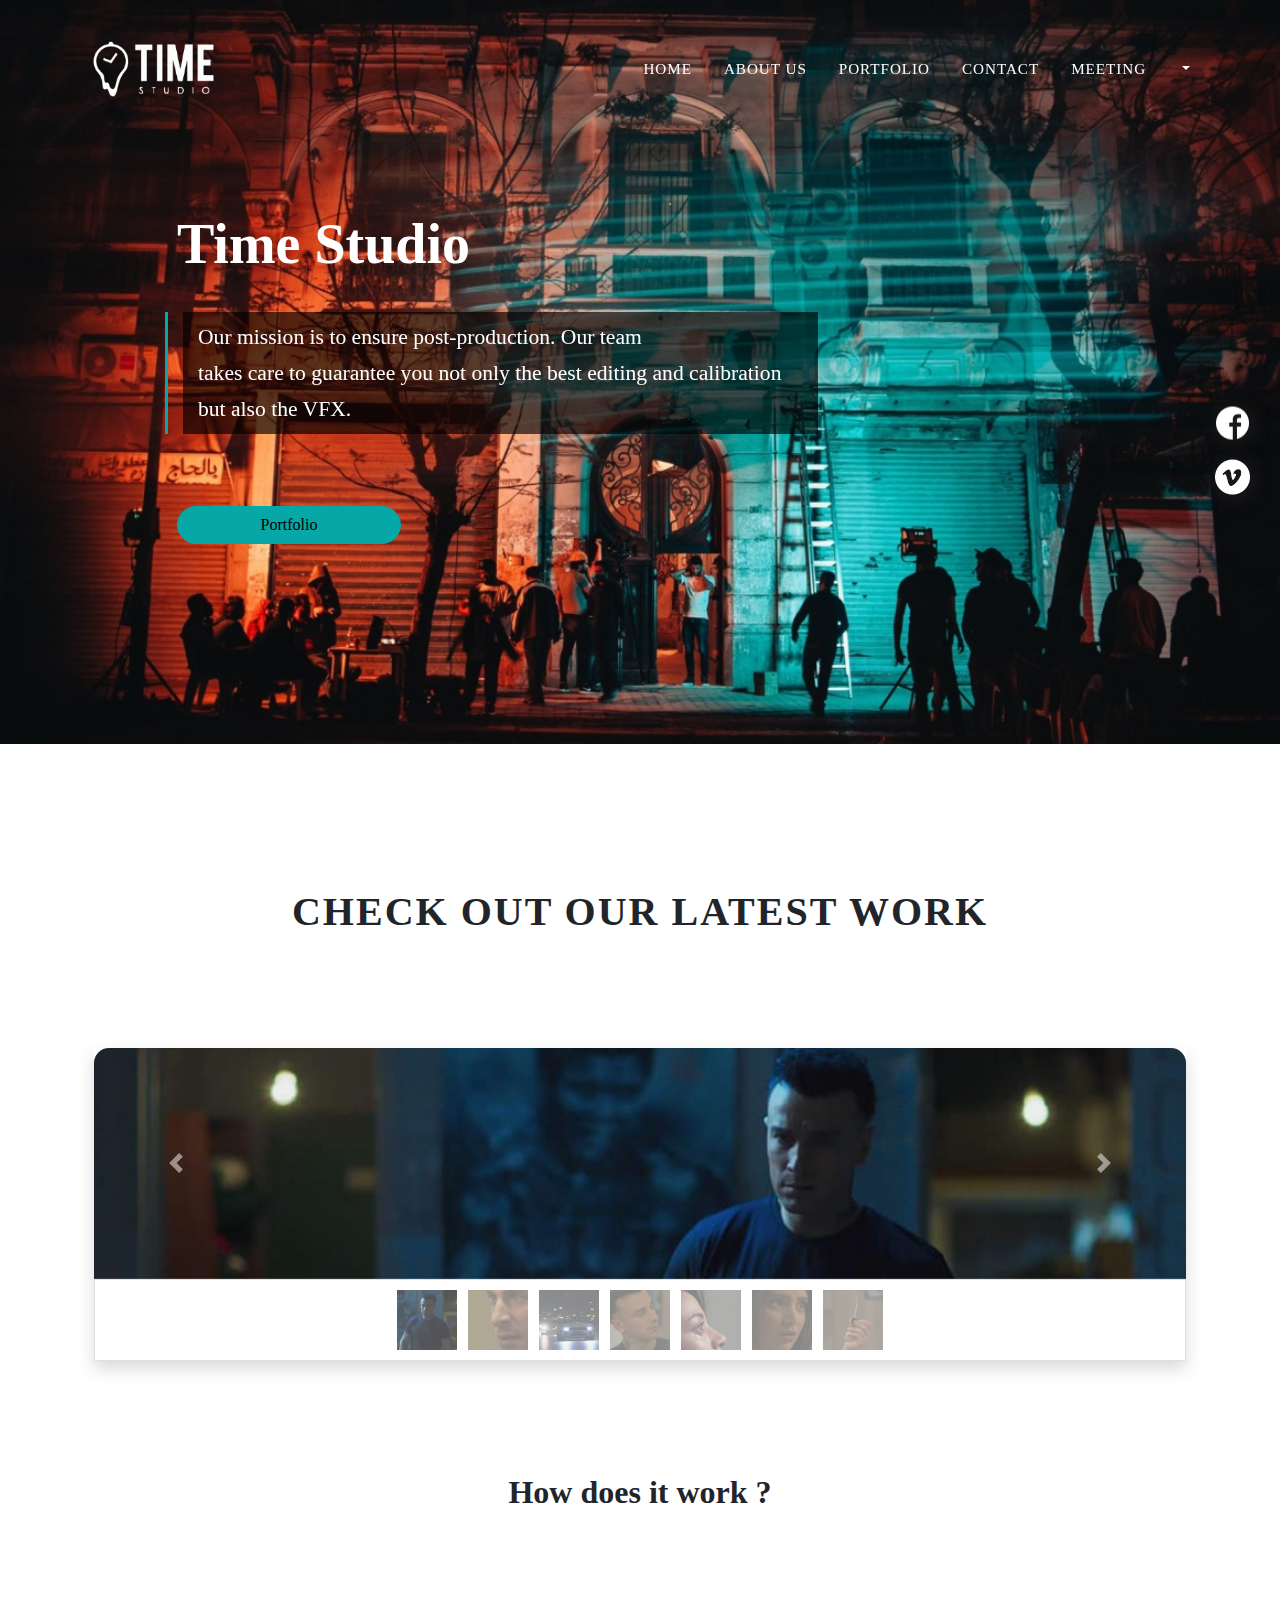
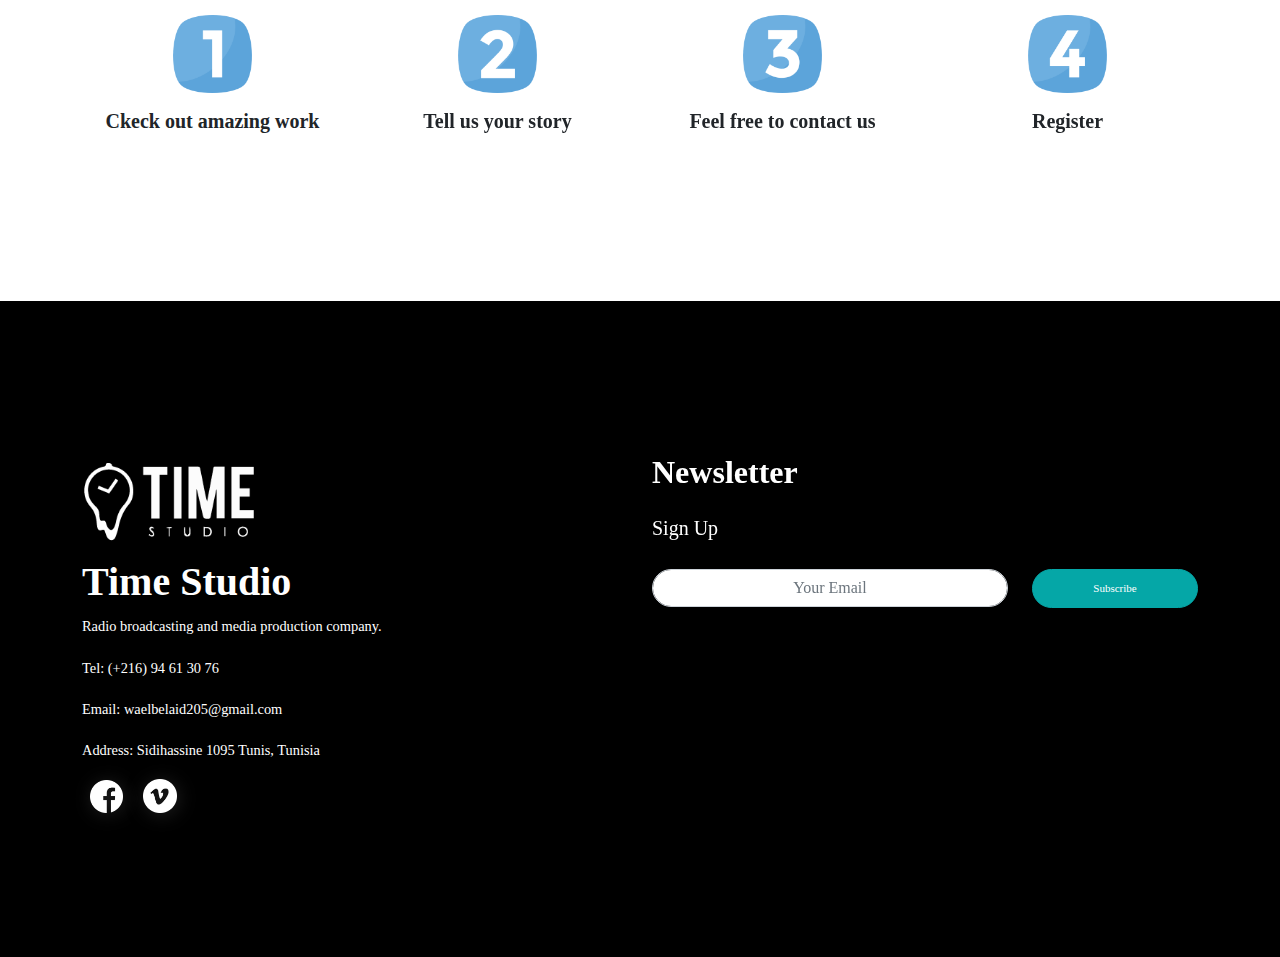
<file: index.html>
<!DOCTYPE html>
<html lang="en">

<head>
    <meta charset="UTF-8">
    <meta name="viewport" content="width=device-width, initial-scale=1.0">
    <link rel="stylesheet" href="https://cdnjs.cloudflare.com/ajax/libs/font-awesome/4.7.0/css/font-awesome.min.css">
    <title>Time Studio</title>
    <link rel="stylesheet" href="styles.css">
    <style>
        * {
            font-family: "Segoe UI" !important;
        }

        .modal-header {
            border: none;
        }

        .modal-title {
            padding-left: 10px;
        }

        ::-webkit-input-placeholder {
            text-align: center;
        }

        :-moz-placeholder {
            /* Firefox 18- */
            text-align: center;
        }

        ::-moz-placeholder {
            /* Firefox 19+ */
            text-align: center;
        }

        :-ms-input-placeholder {
            text-align: center;
        }

        .separator {
            display: flex;
            align-items: center;
            text-align: center;
        }

        .separator::before,
        .separator::after {
            content: '';
            flex: 1;
            border-bottom: 1px solid #707070;
        }

        .separator::before {
            margin-right: .25em;
        }

        .separator::after {
            margin-left: .25em;
        }

        .row.vertical-divider [class*='col-']:not(:last-child)::after {
            background: #e0e0e0;
            width: 1px;
            content: "";
            display: block;
            position: absolute;
            top: 0;
            bottom: 0;
            right: 0;
            min-height: 70px;
        }

        .modal-backdrop {
            background-color: #FFFFFF;
        }
    </style>
</head>

<body>

    <!-- fixed sidebar btns -->
    <div class="icon-bar d-none d-lg-block">
        <a href="#" class="facebook"><img class="shadow-img" src="images/facebook.png" alt="" srcset=""></a>
        <a href="#" class="google"><img width="35" class="shadow-img" src="images/vimeo.png" alt="" srcset=""></a>
    </div>

    <nav class="navbar navbar-expand-lg navbar-dark fixed-top" id="mainNav">
        <div class="container">
            <a class="navbar-brand js-scroll-trigger" href="#page-top"><img src="images/logo-blanc.png" alt="" /></a>
            <button class="navbar-toggler navbar-toggler-right" type="button" data-toggle="collapse"
                data-target="#navbarResponsive" aria-controls="navbarResponsive" aria-expanded="false"
                aria-label="Toggle navigation">
                Menu

            </button>
            <div class="collapse navbar-collapse" id="navbarResponsive">
                <ul class="navbar-nav text-uppercase ml-auto">
                    <li class="nav-item"><a class="nav-link" href="./index.html">HOME</a></li>
                    <li class="nav-item"><a class="nav-link" href="./aboutus.html">ABOUT US</a></li>
                    <li class="nav-item"><a class="nav-link" href="./portfolio.html">PORTFOLIO</a></li>
                    <li class="nav-item"><a class="nav-link" href="./contactus.html">CONTACT</a></li>
                    <li class="nav-item"><a class="nav-link" href="./meeting.html">MEETING</a></li>
                    <li class="nav-item dropdown">
                        <a class="nav-link dropdown-toggle" href="#" id="navbarDropdown" role="button"
                            data-toggle="dropdown" aria-haspopup="true" aria-expanded="false">

                        </a>
                        <div class="dropdown-menu" aria-labelledby="navbarDropdown">
                            <a class="text-white dropdown-item" style="text-transform: none;text-align: center;"
                                data-toggle="modal" data-target="#exampleModalsignin">Sign In</a>
                            <div class="dropdown-divider"></div>
                            <a class="text-white dropdown-item" style="text-transform: none;text-align: center;"
                                data-toggle="modal" data-target="#exampleModal">Sign Up</a>
                        </div>
                    </li>
                </ul>
            </div>
        </div>
    </nav>



<!-- sign up modal -->
<div class="modal fade" id="exampleModal" tabindex="-1" role="dialog" aria-labelledby="exampleModalLabel"
    aria-hidden="true">
    <div class="modal-dialog modal-lg" role="document">
        <div class="modal-content">
            <div class="modal-header">
                <h5 class=" px-4 modal-title" id="exampleModalLabel">Create An Account</h5>
                <button type="button" class="close" data-dismiss="modal" aria-label="Close">
                    <span aria-hidden="true">&times;</span>
                </button>
            </div>
            <div class="modal-body px-5">
                <p>You have an account? <a onclick="openSignIn()" style="color:#00CDDC">Sign In</a></p>

                <div class="row vertical-divider ">
                    <div class="col-6">
                        <form>
                            <div class="row py-2">
                                <div class="col">
                                    <input style="border-radius: 50px !important;" type="text" class="form-control"
                                        placeholder="First name">
                                </div>
                                <div class="col">
                                    <input style="border-radius: 50px !important;" type="text" class="form-control"
                                        placeholder="Last name">
                                </div>
                            </div>
                            <div class="row py-2">
                                <div class="col">
                                    <input style="border-radius: 50px !important;" type="email" class="form-control"
                                        placeholder="Email">
                                </div>
                            </div>
                            <div class="row py-2">
                                <div class="col">
                                    <input style="border-radius: 50px !important;" type="password" class="form-control"
                                        placeholder="Password">
                                </div>
                            </div>
                            <div class="row py-2">
                                <div class="col">
                                    <button type="button"
                                        style="color: white;width: 100%;border-radius: 37px;background-color: #05a7a7; border-color: #05a7a7"
                                        class="btn btn-primary">Sign Up</button>
                                </div>
                            </div>
                           
                        </form>

                    </div>

                    <div class="col-6 text-center">
                        <img class="mx-5 pb-5" style="height: 300px" src="images/lampe.png" alt="" srcset="">
                        <br>
                        <br>
                    </div>
                </div>
            </div>
        </div>
    </div>
</div>




<!-- sign in modal -->
<div class="modal fade" id="exampleModalsignin" tabindex="-1" role="dialog" aria-labelledby="exampleModalsignin"
    aria-hidden="true">
    <div class="modal-dialog modal-lg" role="document">
        <div class="modal-content">
            <div class="modal-header">
                <h5 class=" px-4 modal-title" id="exampleModalLabel">Sign in</h5>
                <button type="button" class="close" data-dismiss="modal" aria-label="Close">
                    <span aria-hidden="true">&times;</span>
                </button>
            </div>
            <div class="modal-body px-5">
                <p>You do not have an account? <a onclick="openSignUp()" style="color:#00CDDC">Sign Up</a></p>

                <div class="row vertical-divider ">
                    <div class="col-6">
                        <form>

                            <div class="row py-2">
                                <div class="col">
                                    <input style="border-radius: 50px !important;" type="email" class="form-control"
                                        placeholder="Username or Email">
                                </div>
                            </div>
                            <div class="row py-2">
                                <div class="col">
                                    <input style="border-radius: 50px !important;" type="password" class="form-control"
                                        placeholder="Password">
                                </div>
                            </div>
                            <div class="row py-2">
                                <div class="col">
                                    <button type="button"
                                        style="color: white;width: 100%;border-radius: 37px;background-color: #05a7a7; border-color: #05a7a7"
                                        class="btn btn-primary">Sign In</button>
                                </div>
                            </div>
                           
                        </form>

                    </div>

                    <div class="col-6 text-center">
                        <img class="mx-5 pb-5" style="height: 300px" src="images/lampe.png" alt="" srcset="">
                        <br>
                        <br>
                    </div>
                </div>
            </div>
        </div>
    </div>
</div>




    <!-- Masthead-->
    <header class="masthead"
        style="background-image: url(./images/78728816_2572561166145988_4689077291832049664_o.png);">
        <div class="container">


            <div class="row">

                <div class="col-1"></div>
                <div class="col-7">
                    <div class="masthead-heading text-bold">Time Studio</div>
                </div>
                <div class="col-4"></div>

                <div class="col-1"></div>
                <div class="col-7" style="border-left: 3px solid #05a7a7;padding-left: 15px;">
                    <div class="masthead-subheading" style="background-color: #000000a6;padding: 7px 15px;">Our mission is to ensure post-production. Our team <br>
                        takes care to guarantee you not only the best editing
                        and calibration but also the VFX.</div>
                </div>
                <div class="col-4"></div>
            </div>
            <br><br><br>
            <div class="row">
                <div class="col-1"></div>
                <div class="col-7">
                    <button type="button"
                        style="color: #000000;width: 224px;border-radius: 37px;background-color: #05a7a7; border-color: #05a7a7"
                        class="btn btn-primary">Portfolio</button>
                </div>
                <div class="col-4"></div>
            </div>
        </div>
    </header>


    <section class="page-section" id="services">
        <div class="container">
            <div class="text-center">
                <h2 class="py-5 section-heading text-uppercase" style="letter-spacing: 2px;">Check out our latest work</h2>

                <div class="container py-5">
                    <div class="row min-vh-50 align-items-center">
                        <div class="col-12" id="slider">
                            <div id="myCarousel" class="carousel slide shadow">
                                <!-- main slider carousel items -->
                                <div class="carousel-inner">
                                    <div class="active carousel-item" data-slide-number="0">
                                        <img src="./images/1.png" class="img-fluid">
                                    </div>
                                    <div class="carousel-item" data-slide-number="1">
                                        <img src="./images/2.png" class="img-fluid">
                                    </div>
                                    <div class="carousel-item" data-slide-number="2">
                                        <img src="./images/3.png" class="img-fluid">
                                    </div>
                                    <div class="carousel-item" data-slide-number="3">
                                        <img src="./images/4.png" class="img-fluid">
                                    </div>
                                    <div class="carousel-item" data-slide-number="4">
                                        <img src="./images/5.png" class="img-fluid">
                                    </div>
                                    <div class="carousel-item" data-slide-number="5">
                                        <img src="./images/6.png" class="img-fluid">
                                    </div>
                                    <div class="carousel-item" data-slide-number="6">
                                        <img src="./images/7.png" class="img-fluid">
                                    </div>
                                    <a class="carousel-control-prev" href="#myCarousel" role="button" data-slide="prev">
                                        <span class="carousel-control-prev-icon" aria-hidden="true"></span>
                                        <span class="sr-only">Previous</span>
                                    </a>
                                    <a class="carousel-control-next" href="#myCarousel" role="button" data-slide="next">
                                        <span class="carousel-control-next-icon" aria-hidden="true"></span>
                                        <span class="sr-only">Next</span>
                                    </a>

                                </div>
                                <!-- main slider carousel nav controls -->


                                <ul class="carousel-indicators list-inline mx-auto border px-2">
                                    <li class="list-inline-item active">
                                        <a id="carousel-selector-0" class="selected" data-slide-to="0"
                                            data-target="#myCarousel">
                                            <img src="./images/small/1.png" class="img-fluid">
                                        </a>
                                    </li>
                                    <li class="list-inline-item">
                                        <a id="carousel-selector-1" data-slide-to="1" data-target="#myCarousel">
                                            <img src="./images/small/2.png" class="img-fluid">
                                        </a>
                                    </li>
                                    <li class="list-inline-item">
                                        <a id="carousel-selector-2" data-slide-to="2" data-target="#myCarousel">
                                            <img src="./images/small/3.png" class="img-fluid">
                                        </a>
                                    </li>
                                    <li class="list-inline-item">
                                        <a id="carousel-selector-3" data-slide-to="3" data-target="#myCarousel">
                                            <img src="./images/small/4.png" class="img-fluid">
                                        </a>
                                    </li>
                                    <li class="list-inline-item">
                                        <a id="carousel-selector-4" data-slide-to="4" data-target="#myCarousel">
                                            <img src="./images/small/5.png" class="img-fluid">
                                        </a>
                                    </li>
                                    <li class="list-inline-item">
                                        <a id="carousel-selector-5" data-slide-to="5" data-target="#myCarousel">
                                            <img src="./images/small/6.png" class="img-fluid">
                                        </a>
                                    </li>
                                    <li class="list-inline-item">
                                        <a id="carousel-selector-6" data-slide-to="6" data-target="#myCarousel">
                                            <img src="./images/small/7.png" class="img-fluid">
                                        </a>
                                    </li>
                                </ul>
                            </div>
                        </div>

                    </div>
                    <!--/main slider carousel-->
                </div>



                <h2 class="py-5">How does it work ?</h2>


               <div class="py-5 row text-center">
                   <div class="col-3"><img style="width: 30%" src="images/one.png" > <h5 class="py-3">Ckeck out amazing work</h5></div>
                   <div class="col-3"><img style="width: 30%" src="images/two.png" > <h5 class="py-3">Tell us your story</h5></div>
                   <div class="col-3"><img style="width: 30%" src="images/three.png" > <h5 class="py-3">Feel free to contact us</h5></div>
                   <div class="col-3"><img style="width: 30%" src="images/four.png" > <h5 class="py-3">Register</h5></div>
               </div>

            </div>

        </div>
    </section>


    <section class="footer">

        <div class="container">
            <div class="row ">
                <div class="col-6 text-left">
                    <img src="images/logo-blanc.png" alt="" />
                    <h1>Time Studio</h1>
                    <p>Radio broadcasting and media production company.</p>
                    <p>Tel: (+216) 94 61 30 76</p>
                    <p>Email: waelbelaid205@gmail.com</p>
                    <p>Address: Sidihassine 1095 Tunis, Tunisia</p>


                    <a href="#" class="facebook px-2"><img class="shadow-img" src="images/facebook.png" alt=""
                            srcset=""></a>
                    <a href="#" class="google px-2"><img width="34" class="shadow-img" src="images/vimeo.png" alt=""
                            srcset=""></a>
                </div>
                <div class="col-6 text-left">
                    <h2 class="pt-2 pb-3">Newsletter</h2>
                    <h5 class="font-weight-normal">Sign Up</h5>
                    <br>
                    <div class="row">
                        <div class="col-8"><input placeholder="Your Email"
                                style="width: 100%; border-radius: 50px !important;" class="form-control" type="text"
                                name="newsletter" id="newsletter"></div>
                        <div class="col-4"><button type="button"
                                style="font-size: 11px;padding: 10px;color: #ffffff;width: 100%;border-radius: 37px;background-color: #05a7a7; border-color: #05a7a7;"
                                class="btn btn-primary">Subscribe</button></div>
                    </div>
                </div>
            </div>
        </div>
    </section>






    <script src="https://code.jquery.com/jquery-3.5.1.slim.min.js"
        integrity="sha384-DfXdz2htPH0lsSSs5nCTpuj/zy4C+OGpamoFVy38MVBnE+IbbVYUew+OrCXaRkfj"
        crossorigin="anonymous"></script>
    <script src="https://cdn.jsdelivr.net/npm/popper.js@1.16.1/dist/umd/popper.min.js"
        integrity="sha384-9/reFTGAW83EW2RDu2S0VKaIzap3H66lZH81PoYlFhbGU+6BZp6G7niu735Sk7lN"
        crossorigin="anonymous"></script>
    <script src="https://stackpath.bootstrapcdn.com/bootstrap/4.5.2/js/bootstrap.min.js"
        integrity="sha384-B4gt1jrGC7Jh4AgTPSdUtOBvfO8shuf57BaghqFfPlYxofvL8/KUEfYiJOMMV+rV"
        crossorigin="anonymous"></script>


    <script>
        var navbar = document.querySelector('nav')

        window.onscroll = function () {

            // pageYOffset or scrollY
            if (window.pageYOffset > 0) {
                navbar.classList.add('navbar-shrink')
            } else {
                navbar.classList.remove('navbar-shrink')
            }
        }

        function openSignIn() {
            console.log("click1");
            $('#exampleModal').modal('toggle');
            $('#exampleModalsignin').modal('toggle');
        }

        function openSignUp() {
            console.log("click2");
            $('#exampleModal').modal('toggle');
            $('#exampleModalsignin').modal('toggle');
        }
    </script>
</body>

</html>
</file>
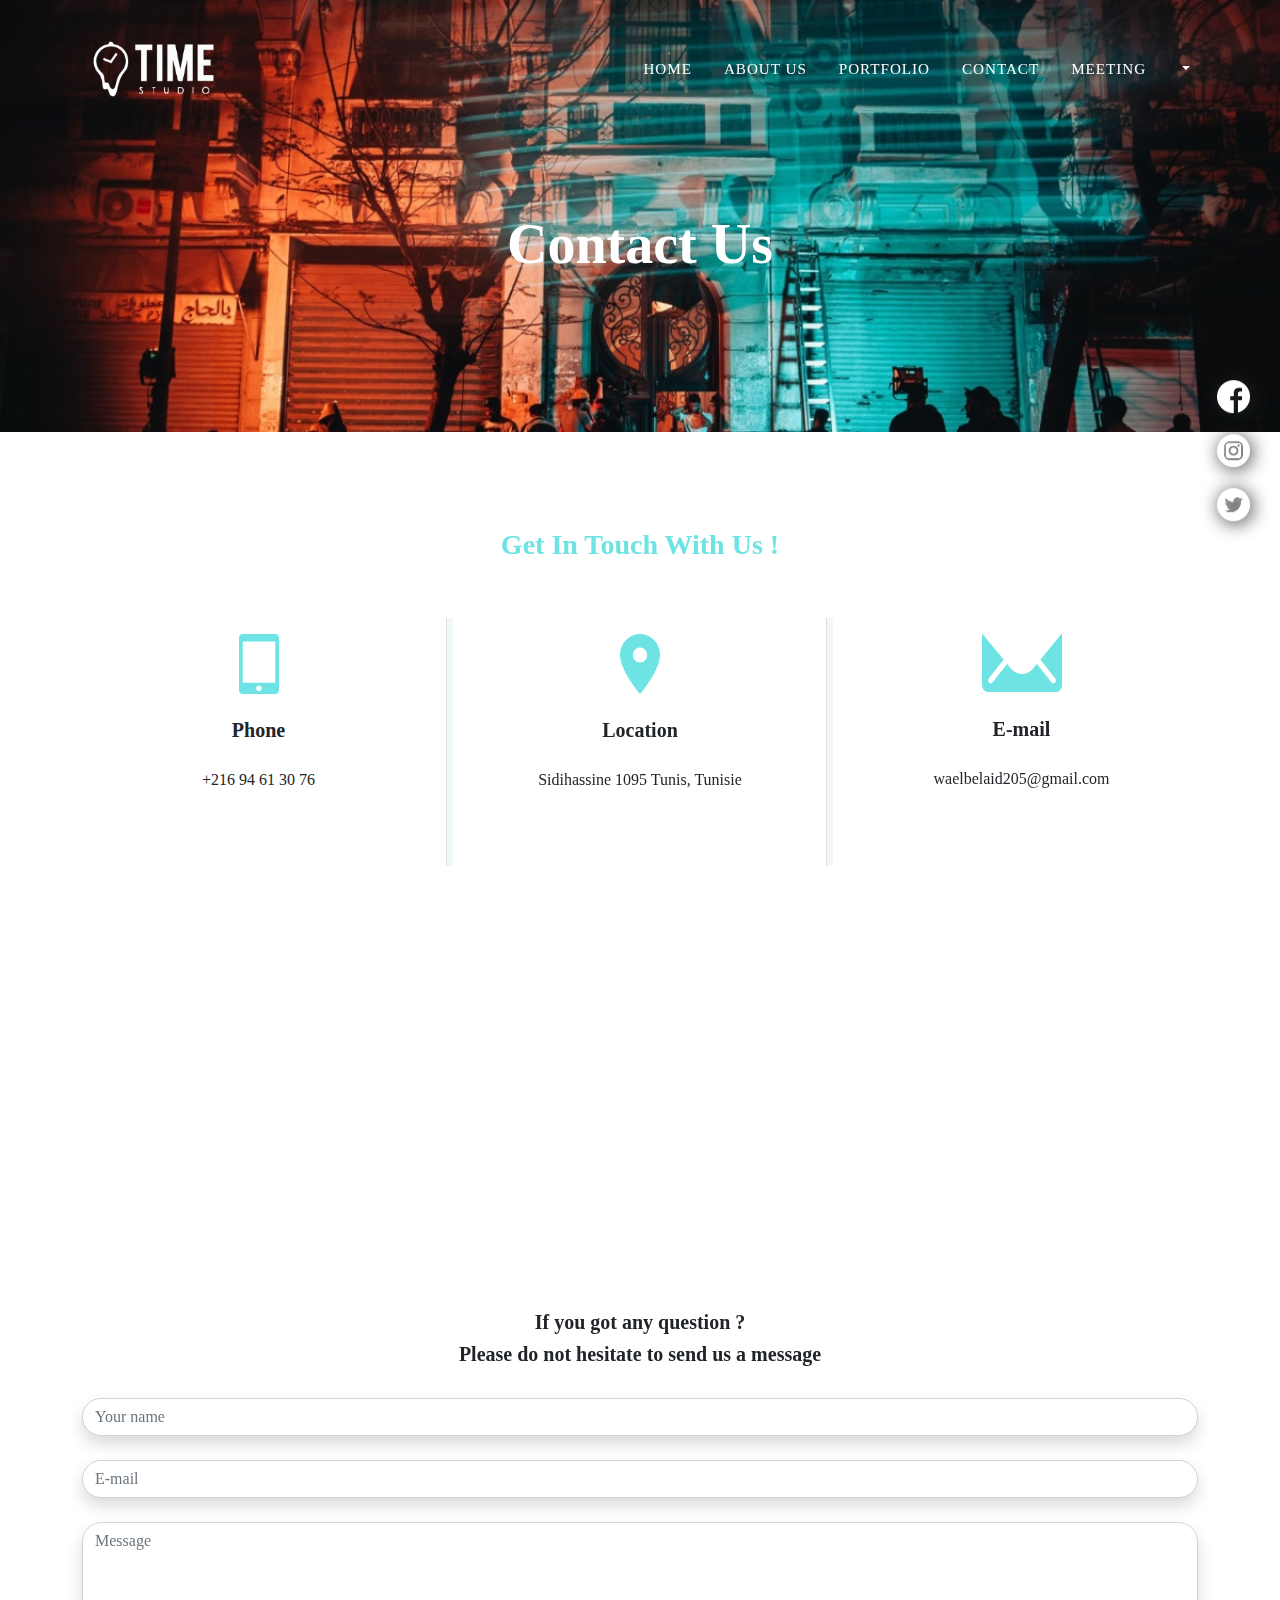
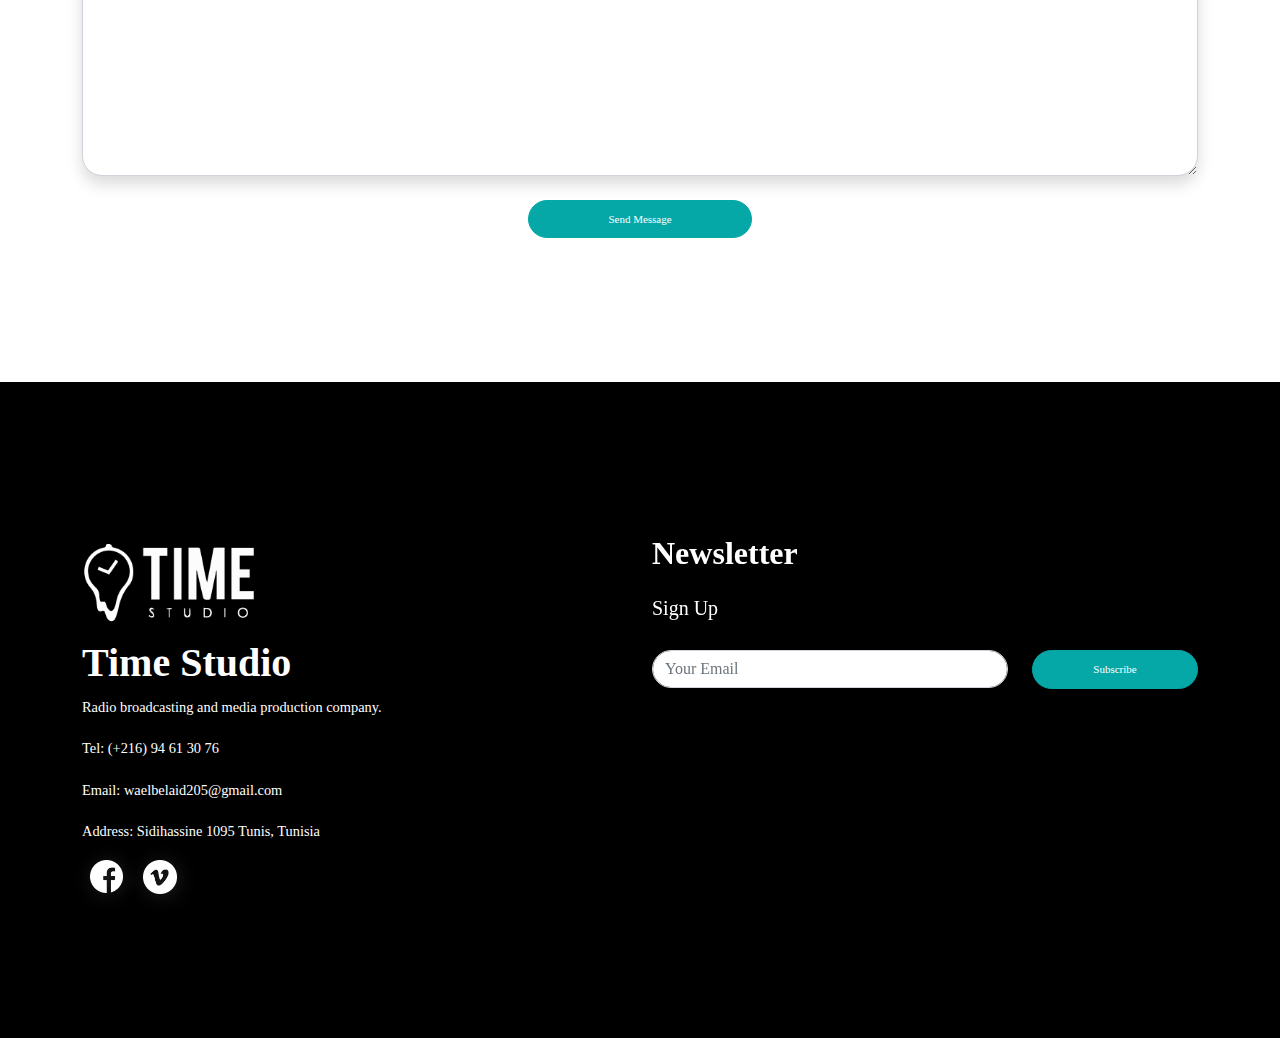
<file: contactus.html>
<!DOCTYPE html>
<html lang="en">

<head>
    <meta charset="UTF-8">
    <meta name="viewport" content="width=device-width, initial-scale=1.0">
    <link rel="stylesheet" href="https://cdnjs.cloudflare.com/ajax/libs/font-awesome/4.7.0/css/font-awesome.min.css">
    <title>Time Studio</title>
    <link rel="stylesheet" href="styles.css">
    <style>
        * {
            font-family: "Segoe UI" !important;
        }

        .modal-header {
            border: none;
        }

        .modal-title {
            padding-left: 10px;
        }

        .separator {
            display: flex;
            align-items: center;
            text-align: center;
        }

        .separator::before,
        .separator::after {
            content: '';
            flex: 1;
            border-bottom: 1px solid #707070;
        }

        .separator::before {
            margin-right: .25em;
        }

        .separator::after {
            margin-left: .25em;
        }

        .row.vertical-divider [class*='col-']:not(:last-child)::after {
            background: #e0e0e0;
            width: 1px;
            content: "";
            display: block;
            position: absolute;
            top: 0;
            bottom: 0;
            right: 0;
            min-height: 70px;
        }

        .modal-backdrop {
            background-color: #FFFFFF;
        }

        header.masthead {
            padding-bottom: 7.5rem !important;
        }


        .carousel-control-prev,
        .carousel-control-next {
            top: -32%;
        }

        .row.vertical-divider {
  overflow: hidden;
}
.row.vertical-divider > div[class^="col-"] {
  text-align: center;
  padding-bottom: 100px;
  margin-bottom: -100px;
  border-left: 3px solid #F2F7F9;
  border-right: 3px solid #F2F7F9;
}
.row.vertical-divider div[class^="col-"]:first-child {
  border-left: none;
}
.row.vertical-divider div[class^="col-"]:last-child {
  border-right: none;
}
    </style>
</head>

<body>

    <!-- fixed sidebar btns -->
    <div class="icon-bar d-none d-lg-block">
        <a href="#" class="facebook"><img class="shadow-img" src="images/facebook.png" alt="" srcset=""></a>
        <a href="#" class="twitter"><img class="shadow-img" src="images/instagram-sketched.png" alt="" srcset=""></a>
        <a href="#" class="google"><img class="shadow-img" src="images/twitter.png" alt="" srcset=""></a>
    </div>

    <nav class="navbar navbar-expand-lg navbar-dark fixed-top" id="mainNav">
        <div class="container">
            <a class="navbar-brand js-scroll-trigger" href="#page-top"><img src="images/logo-blanc.png" alt="" /></a>
            <button class="navbar-toggler navbar-toggler-right" type="button" data-toggle="collapse"
                data-target="#navbarResponsive" aria-controls="navbarResponsive" aria-expanded="false"
                aria-label="Toggle navigation">
                Menu

            </button>
            <div class="collapse navbar-collapse" id="navbarResponsive">
                <ul class="navbar-nav text-uppercase ml-auto">
                    <li class="nav-item"><a class="nav-link" href="./index.html">HOME</a></li>
                    <li class="nav-item"><a class="nav-link" href="./aboutus.html">ABOUT US</a></li>
                    <li class="nav-item"><a class="nav-link" href="./portfolio.html">PORTFOLIO</a></li>
                    <li class="nav-item"><a class="nav-link" href="./contactus.html">CONTACT</a></li>
                    <li class="nav-item"><a class="nav-link" href="./meeting.html">MEETING</a></li>
                    <li class="nav-item dropdown">
                        <a class="nav-link dropdown-toggle" href="#" id="navbarDropdown" role="button" data-toggle="dropdown"
                            aria-haspopup="true" aria-expanded="false">
            
                        </a>
                        <div class="dropdown-menu" aria-labelledby="navbarDropdown">
                            <a class="text-white dropdown-item" style="text-transform: none;text-align: center;" data-toggle="modal"
                                data-target="#exampleModalsignin">Sign In</a>
                            <div class="dropdown-divider"></div>
                            <a class="text-white dropdown-item" style="text-transform: none;text-align: center;" data-toggle="modal"
                                data-target="#exampleModal">Sign Up</a>
                        </div>
                    </li>
                </ul>
            </div>
        </div>
    </nav>



    <!-- sign up modal -->
    <div class="modal fade" id="exampleModal" tabindex="-1" role="dialog" aria-labelledby="exampleModalLabel"
        aria-hidden="true">
        <div class="modal-dialog modal-lg" role="document">
            <div class="modal-content">
                <div class="modal-header">
                    <h5 class=" px-4 modal-title" id="exampleModalLabel">Create An Account</h5>
                    <button type="button" class="close" data-dismiss="modal" aria-label="Close">
                        <span aria-hidden="true">&times;</span>
                    </button>
                </div>
                <div class="modal-body px-5">
                    <p>You have an account? <a onclick="openSignIn()" style="color:#00CDDC">Sign In</a></p>

                    <div class="row vertical-divider ">
                        <div class="col-6">
                            <form>
                                <div class="row py-2">
                                    <div class="col">
                                        <input style="border-radius: 50px !important;" type="text" class="form-control"
                                            placeholder="First name">
                                    </div>
                                    <div class="col">
                                        <input style="border-radius: 50px !important;" type="text" class="form-control"
                                            placeholder="Last name">
                                    </div>
                                </div>
                                <div class="row py-2">
                                    <div class="col">
                                        <input style="border-radius: 50px !important;" type="email" class="form-control"
                                            placeholder="Email">
                                    </div>
                                </div>
                                <div class="row py-2">
                                    <div class="col">
                                        <input style="border-radius: 50px !important;" type="password"
                                            class="form-control" placeholder="Password">
                                    </div>
                                </div>
                                <div class="row py-2">
                                    <div class="col">
                                        <button type="button"
                                            style="color: white;width: 100%;border-radius: 37px;background-color: #05a7a7; border-color: #05a7a7"
                                            class="btn btn-primary">Sign Up</button>
                                    </div>
                                </div>
                                
                            </form>

                        </div>

                        <div class="col-6 text-center">
                            <img class="mx-5 pb-5" style="height: 300px" src="images/lampe.png" alt="" srcset="">
                            <br>
                            <br>
                        </div>
                    </div>
                </div>
            </div>
        </div>
    </div>




    <!-- sign in modal -->
    <div class="modal fade" id="exampleModalsignin" tabindex="-1" role="dialog" aria-labelledby="exampleModalsignin"
        aria-hidden="true">
        <div class="modal-dialog modal-lg" role="document">
            <div class="modal-content">
                <div class="modal-header">
                    <h5 class=" px-4 modal-title" id="exampleModalLabel">Sign in</h5>
                    <button type="button" class="close" data-dismiss="modal" aria-label="Close">
                        <span aria-hidden="true">&times;</span>
                    </button>
                </div>
                <div class="modal-body px-5">
                    <p>You do not have an account? <a onclick="openSignUp()" style="color:#00CDDC">Sign Up</a></p>

                    <div class="row vertical-divider ">
                        <div class="col-6">
                            <form>

                                <div class="row py-2">
                                    <div class="col">
                                        <input style="border-radius: 50px !important;" type="email" class="form-control"
                                            placeholder="Username or Email">
                                    </div>
                                </div>
                                <div class="row py-2">
                                    <div class="col">
                                        <input style="border-radius: 50px !important;" type="password"
                                            class="form-control" placeholder="Password">
                                    </div>
                                </div>
                                <div class="row py-2">
                                    <div class="col">
                                        <button type="button"
                                            style="color: white;width: 100%;border-radius: 37px;background-color: #05a7a7; border-color: #05a7a7"
                                            class="btn btn-primary">Sign In</button>
                                    </div>
                                </div>
                                
                            </form>

                        </div>

                        <div class="col-6 text-center">
                            <img class="mx-5 pb-5" style="height: 300px" src="images/lampe.png" alt="" srcset="">
                            <br>
                            <br>
                        </div>
                    </div>
                </div>
            </div>
        </div>
    </div>




    <!-- Masthead-->
    <header class="masthead" style="background-image: url(./images/78728816_2572561166145988_4689077291832049664_o.png);">
        <div class="container">


            <div class="row">

                <div class="col-12 text-center">
                    <div class="masthead-heading text-bold">Contact Us</div>
                </div>
            </div>
        </div>
    </header>


    <section class="page-section" id="services">
        <div class="container">
            <div class="row">
                <div class="col-12 text-center">
                    <h3 style="color: #6DE3E3">Get In Touch With Us !</h3>
                </div>
            </div>
            <div class="row py-5 vertical-divider">
                <div class="col-4 text-center">
                    <img class="py-3" src="images/Icon metro-mobile.png" alt="" srcset="">
                    <h5 class="py-2">Phone</h5>
                    <p class="py-2">+216 94 61 30 76</p>
                </div>
                <div class="col-4 text-center">
                    <img class="py-3" src="images/Icon material-location-on.png" alt="" srcset="">
                    <h5 class="py-2">Location</h5>
                    <p class="py-2">Sidihassine 1095 Tunis, Tunisie</p>
                </div>
                <div class="col-4 text-center">
                    <img class="py-3" src="images/Trace.png" alt="" srcset="">
                    <h5 class="py-2">E-mail</h5>
                    <p class="py-2">waelbelaid205@gmail.com</p>
                </div>
            </div>

            <div class="py-5 row">
                <div class="col-12">
                    <div style="overflow:hidden;resize:none;max-width:100%;width:100%;height:300px;">
                        <div id="display-googlemap" style="height:100%; width:100%;max-width:100%;"><iframe
                                style="height:100%;width:100%;border:0;" frameborder="0"
                                src="https://www.google.com/maps/embed/v1/place?q=tunis,+tunisia&key=AIzaSyBFw0Qbyq9zTFTd-tUY6dZWTgaQzuU17R8"></iframe>
                        </div><a class="googlecode" rel="nofollow" href="https://www.embed-map.com"
                            id="authorizemap-data">https://www.embed-map.com</a>
                        <style>
                            #display-googlemap img {
                                max-width: none !important;
                                background: none !important;
                                font-size: inherit;
                                font-weight: inherit;
                            }
                        </style>
                    </div>
                </div>
            </div>
            <div class="row py-5">
                <div class="col-12 text-center">
                    <h5>If you got any question ?</h5>
                    <h5>Please do not hesitate to send us a message</h5>
                    <br>
                    <input style="border-radius: 20px;" type="text" name="name" id="name" class="form-control shadow" placeholder="Your name">
                    <br>
                    <input style="border-radius: 20px;" type="email" name="name" id="email" class="form-control shadow" placeholder="E-mail">
                    <br>
                    <textarea style="border-radius: 20px;" class="shadow form-control" name="message" id="message" cols="30" rows="10" placeholder="Message"></textarea>
                    <br>
                    <button type="button"
                        style="font-size: 11px;padding: 10px;color: #ffffff;width: 20%;border-radius: 37px;background-color: #05a7a7; border-color: #05a7a7;"
                        class="btn btn-primary">Send Message</button>
                </div>
            </div>
        </div>
    </section>


    <section class="footer">
    
        <div class="container">
            <div class="row ">
                <div class="col-6 text-left">
                    <img src="images/logo-blanc.png" alt="" />
                    <h1>Time Studio</h1>
                    <p>Radio broadcasting and media production company.</p>
                    <p>Tel: (+216) 94 61 30 76</p>
                    <p>Email: waelbelaid205@gmail.com</p>
                    <p>Address: Sidihassine 1095 Tunis, Tunisia</p>
    
    
                    <a href="#" class="facebook px-2"><img class="shadow-img" src="images/facebook.png" alt=""
                            srcset=""></a>
                    <a href="#" class="google px-2"><img width="34" class="shadow-img" src="images/vimeo.png" alt=""
                            srcset=""></a>
                </div>
                <div class="col-6 text-left">
                    <h2 class="pt-2 pb-3">Newsletter</h2>
                    <h5 class="font-weight-normal">Sign Up</h5>
                    <br>
                    <div class="row">
                        <div class="col-8"><input placeholder="Your Email"
                                style="width: 100%; border-radius: 50px !important;" class="form-control" type="text"
                                name="newsletter" id="newsletter"></div>
                        <div class="col-4"><button type="button"
                                style="font-size: 11px;padding: 10px;color: #ffffff;width: 100%;border-radius: 37px;background-color: #05a7a7; border-color: #05a7a7;"
                                class="btn btn-primary">Subscribe</button></div>
                    </div>
                </div>
            </div>
        </div>
    </section>






    <script src="https://code.jquery.com/jquery-3.5.1.slim.min.js"
        integrity="sha384-DfXdz2htPH0lsSSs5nCTpuj/zy4C+OGpamoFVy38MVBnE+IbbVYUew+OrCXaRkfj"
        crossorigin="anonymous"></script>
    <script src="https://cdn.jsdelivr.net/npm/popper.js@1.16.1/dist/umd/popper.min.js"
        integrity="sha384-9/reFTGAW83EW2RDu2S0VKaIzap3H66lZH81PoYlFhbGU+6BZp6G7niu735Sk7lN"
        crossorigin="anonymous"></script>
    <script src="https://stackpath.bootstrapcdn.com/bootstrap/4.5.2/js/bootstrap.min.js"
        integrity="sha384-B4gt1jrGC7Jh4AgTPSdUtOBvfO8shuf57BaghqFfPlYxofvL8/KUEfYiJOMMV+rV"
        crossorigin="anonymous"></script>


    <script>
        var navbar = document.querySelector('nav')

        window.onscroll = function () {

            // pageYOffset or scrollY
            if (window.pageYOffset > 0) {
                navbar.classList.add('navbar-shrink')
            } else {
                navbar.classList.remove('navbar-shrink')
            }
        }

        function openSignIn(){
            console.log("click1");
            $('#exampleModal').modal('toggle');
            $('#exampleModalsignin').modal('toggle');
        }

    function openSignUp() {
        console.log("click2");
        $('#exampleModal').modal('toggle');
        $('#exampleModalsignin').modal('toggle');
    }

    </script>
</body>

</html>
</file>
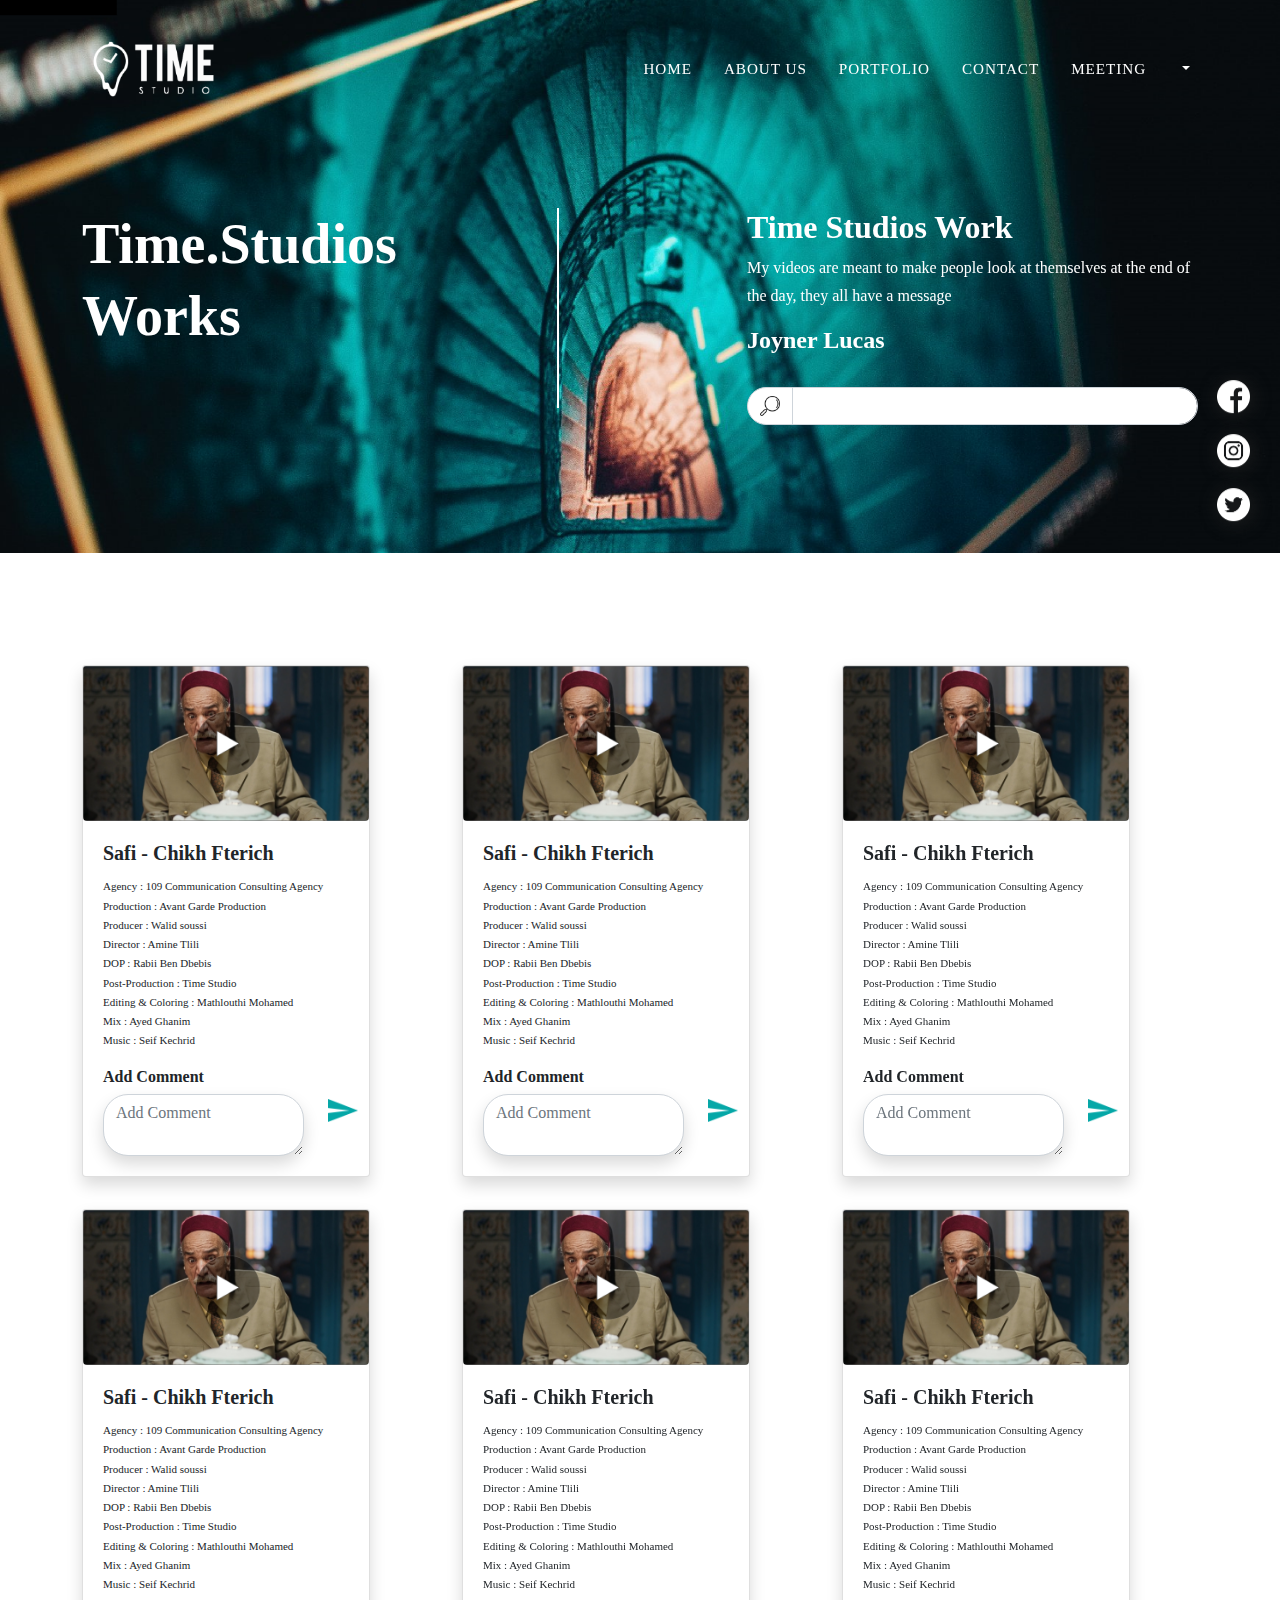
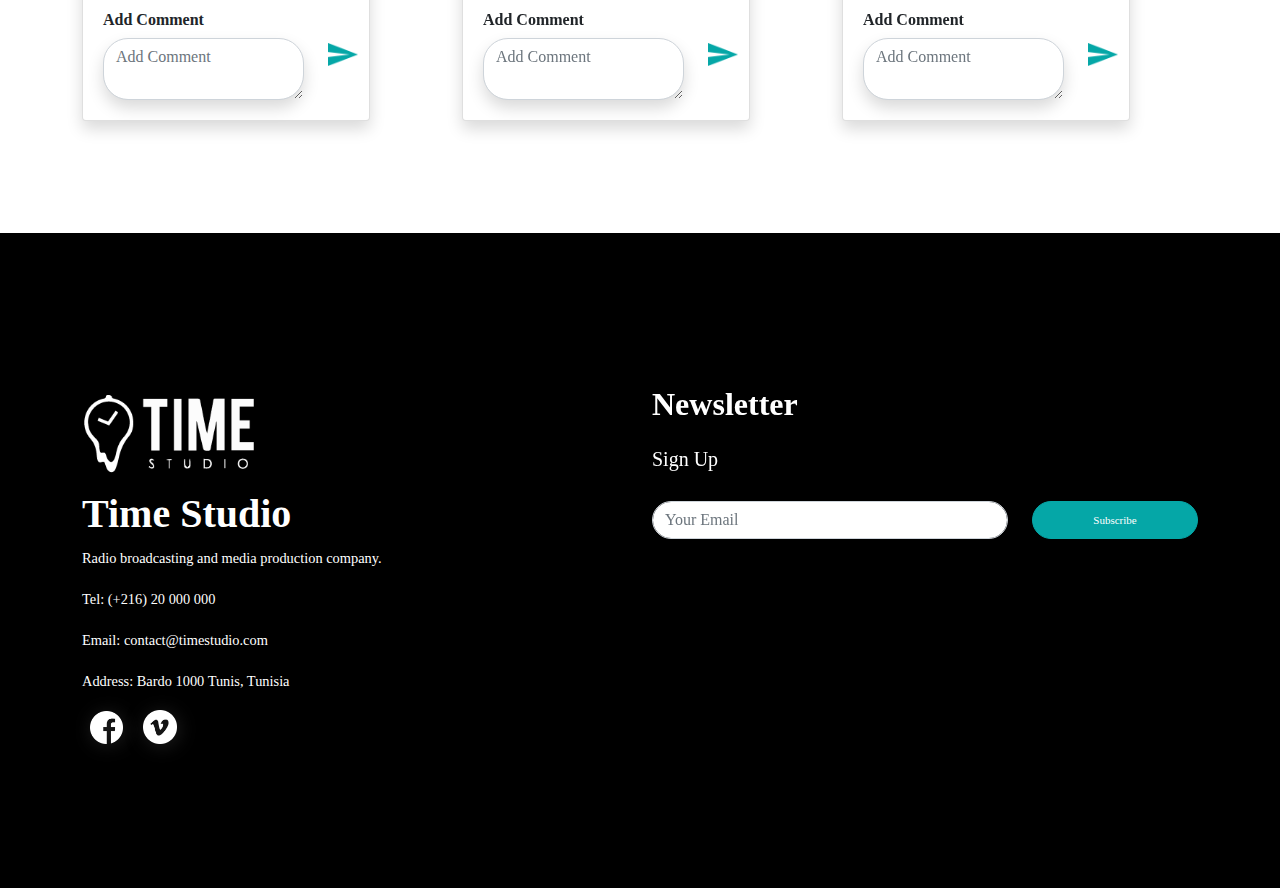
<file: portfolio.html>
<!DOCTYPE html>
<html lang="en">

<head>
    <meta charset="UTF-8">
    <meta name="viewport" content="width=device-width, initial-scale=1.0">
    <link rel="stylesheet" href="https://cdnjs.cloudflare.com/ajax/libs/font-awesome/4.7.0/css/font-awesome.min.css">
    <title>Time Studio</title>
    <link rel="stylesheet" href="styles.css">
    <style>
        * {
            font-family: "Segoe UI" !important;
        }

        .modal-header {
            border: none;
        }

        .modal-title {
            padding-left: 10px;
        }



        .separator {
            display: flex;
            align-items: center;
            text-align: center;
        }

        .separator::before,
        .separator::after {
            content: '';
            flex: 1;
            border-bottom: 1px solid #707070;
        }

        .separator::before {
            margin-right: .25em;
        }

        .separator::after {
            margin-left: .25em;
        }

        .row.vertical-divider [class*='col-']:not(:last-child)::after {
            background: #e0e0e0;
            width: 1px;
            content: "";
            display: block;
            position: absolute;
            top: 0;
            bottom: 0;
            right: 0;
            min-height: 70px;
        }

        .modal-backdrop {
            background-color: #FFFFFF;
        }

        header.masthead {
            padding-bottom: 7.5rem !important;
        }


        .carousel-control-prev,
        .carousel-control-next {
            top: -32%;
        }

        .modal-dialog {
            max-width: 800px;
            margin: 30px auto;
        }



        .modal-body {
            position: relative;
            padding: 0px;
        }

        .close {
            position: absolute;
            right: -30px;
            top: 0;
            z-index: 999;
            font-size: 2rem;
            font-weight: normal;
            color: #fff;
            opacity: 1;
        }
    </style>
</head>

<body>

    <!-- fixed sidebar btns -->
    <div class="icon-bar d-none d-lg-block">
        <a href="#" class="facebook"><img class="shadow-img" src="images/facebook.png" alt="" srcset=""></a>
        <a href="#" class="twitter"><img class="shadow-img" src="images/instagram-sketched.png" alt="" srcset=""></a>
        <a href="#" class="google"><img class="shadow-img" src="images/twitter.png" alt="" srcset=""></a>
    </div>

    <nav class="navbar navbar-expand-lg navbar-dark fixed-top" id="mainNav">
        <div class="container">
            <a class="navbar-brand js-scroll-trigger" href="#page-top"><img src="images/logo-blanc.png" alt="" /></a>
            <button class="navbar-toggler navbar-toggler-right" type="button" data-toggle="collapse"
                data-target="#navbarResponsive" aria-controls="navbarResponsive" aria-expanded="false"
                aria-label="Toggle navigation">
                Menu

            </button>
            <div class="collapse navbar-collapse" id="navbarResponsive">
                <ul class="navbar-nav text-uppercase ml-auto">
                    <li class="nav-item"><a class="nav-link" href="./index.html">HOME</a></li>
                    <li class="nav-item"><a class="nav-link" href="./aboutus.html">ABOUT US</a></li>
                    <li class="nav-item"><a class="nav-link" href="./portfolio.html">PORTFOLIO</a></li>
                    <li class="nav-item"><a class="nav-link" href="./contactus.html">CONTACT</a></li>
                    <li class="nav-item"><a class="nav-link" href="./meeting.html">MEETING</a></li>
                    <li class="nav-item dropdown">
                        <a class="nav-link dropdown-toggle" href="#" id="navbarDropdown" role="button" data-toggle="dropdown"
                            aria-haspopup="true" aria-expanded="false">
            
                        </a>
                        <div class="dropdown-menu" aria-labelledby="navbarDropdown">
                            <a class="text-white dropdown-item" style="text-transform: none;text-align: center;" data-toggle="modal"
                                data-target="#exampleModalsignin">Sign In</a>
                            <div class="dropdown-divider"></div>
                            <a class="text-white dropdown-item" style="text-transform: none;text-align: center;" data-toggle="modal"
                                data-target="#exampleModal">Sign Up</a>
                        </div>
                    </li>
                </ul>
            </div>
        </div>
    </nav>



    <!-- sign up modal -->
    <div class="modal fade" id="exampleModal" tabindex="-1" role="dialog" aria-labelledby="exampleModalLabel"
        aria-hidden="true">
        <div class="modal-dialog modal-lg" role="document">
            <div class="modal-content">
                <div class="modal-header">
                    <h5 class=" px-4 modal-title" id="exampleModalLabel">Create An Account</h5>
                    <button type="button" class="close" data-dismiss="modal" aria-label="Close">
                        <span aria-hidden="true">&times;</span>
                    </button>
                </div>
                <div class="modal-body px-5">
                    <p>You have an account? <a onclick="openSignIn()" style="color:#00CDDC">Sign In</a></p>
    
                    <div class="row vertical-divider ">
                        <div class="col-6">
                            <form>
                                <div class="row py-2">
                                    <div class="col">
                                        <input style="border-radius: 50px !important;" type="text" class="form-control"
                                            placeholder="First name">
                                    </div>
                                    <div class="col">
                                        <input style="border-radius: 50px !important;" type="text" class="form-control"
                                            placeholder="Last name">
                                    </div>
                                </div>
                                <div class="row py-2">
                                    <div class="col">
                                        <input style="border-radius: 50px !important;" type="email" class="form-control"
                                            placeholder="Email">
                                    </div>
                                </div>
                                <div class="row py-2">
                                    <div class="col">
                                        <input style="border-radius: 50px !important;" type="password" class="form-control"
                                            placeholder="Password">
                                    </div>
                                </div>
                                <div class="row py-2">
                                    <div class="col">
                                        <button type="button"
                                            style="color: white;width: 100%;border-radius: 37px;background-color: #05a7a7; border-color: #05a7a7"
                                            class="btn btn-primary">Sign Up</button>
                                    </div>
                                </div>
                                
                            </form>
    
                        </div>
    
                        <div class="col-6 text-center">
                            <img class="mx-5 pb-5" style="height: 300px" src="images/lampe.png" alt="" srcset="">
                            <br>
                            <br>
                        </div>
                    </div>
                </div>
            </div>
        </div>
    </div>
    
    
    
    
    <!-- sign in modal -->
    <div class="modal fade" id="exampleModalsignin" tabindex="-1" role="dialog" aria-labelledby="exampleModalsignin"
        aria-hidden="true">
        <div class="modal-dialog modal-lg" role="document">
            <div class="modal-content">
                <div class="modal-header">
                    <h5 class=" px-4 modal-title" id="exampleModalLabel">Sign in</h5>
                    <button type="button" class="close" data-dismiss="modal" aria-label="Close">
                        <span aria-hidden="true">&times;</span>
                    </button>
                </div>
                <div class="modal-body px-5">
                    <p>You do not have an account? <a onclick="openSignUp()" style="color:#00CDDC">Sign Up</a></p>
    
                    <div class="row vertical-divider ">
                        <div class="col-6">
                            <form>
    
                                <div class="row py-2">
                                    <div class="col">
                                        <input style="border-radius: 50px !important;" type="email" class="form-control"
                                            placeholder="Username or Email">
                                    </div>
                                </div>
                                <div class="row py-2">
                                    <div class="col">
                                        <input style="border-radius: 50px !important;" type="password" class="form-control"
                                            placeholder="Password">
                                    </div>
                                </div>
                                <div class="row py-2">
                                    <div class="col">
                                        <button type="button"
                                            style="color: white;width: 100%;border-radius: 37px;background-color: #05a7a7; border-color: #05a7a7"
                                            class="btn btn-primary">Sign In</button>
                                    </div>
                                </div>
                                <div class="row py-2">
                                    <div class="col">
                                        <div class="separator">Or Sign With</div>
                                    </div>
                                </div>
                                <div class="row py-2">
                                    <div class="col text-center">
                                        <a href="#" class="facebook px-3"><img style="width: 50px"
                                                src="images/facebook-b.png" alt="" srcset=""></a>
                                        <a href="#" class="twitter  px-3"><img style="width: 50px"
                                                src="images/instagram-sketched-b.png" alt="" srcset=""></a>
                                        <a href="#" class="google px-3"><img style="width: 50px" src="images/twitter-b.png"
                                                alt="" srcset=""></a>
                                        <br>
                                        <br>
                                    </div>
                                </div>
                            </form>
    
                        </div>
    
                        <div class="col-6 text-center">
                            <img class="mx-5 pb-5" style="height: 300px" src="images/lampe.png" alt="" srcset="">
                            <br>
                            <br>
                        </div>
                    </div>
                </div>
            </div>
        </div>
    </div>




    <!-- Masthead-->
    <header class="masthead" style="background-image: url(./images/Groupe26.png);">
        <div class="container">


            <div class="row">

                <div class="col-lg-5 col-sm-12">
                    <div class="masthead-heading text-bold">Time.Studios<br>Works</div>
                </div>
                <div class="col-lg-2 col-sm-12 d-none d-lg-block">
                    <img style="height: 200px;" src="images/bar.png" alt="" srcset="">
                </div>
                <div class="col-lg-5  col-sm-12">
                    <h2>Time Studios Work</h2>
                    <p>My videos are meant to make people look at themselves at the end of the day, they all have a
                        message</p>
                    <h4>Joyner Lucas</h4>
                    <br>

                    <div class="input-group mb-2">
                        <div class="input-group-prepend">
                            <div class="input-group-text"
                                style="border-top-left-radius: 25px;border-bottom-left-radius: 25px;    background-color: #ffffff;">
                                <img style="width: 20px" src="images/search.png" alt="" srcset="">
                            </div>
                        </div>
                        <input style="border-bottom-right-radius: 25px;border-top-right-radius: 25px;" type="text"
                            class="form-control" id="inlineFormInputGroup" placeholder="">
                    </div>

                </div>

            </div>
        </div>
    </header>


    <div class="modal fade" id="myModal" tabindex="-1" role="dialog" aria-labelledby="exampleModalLabel"
        aria-hidden="true">
        <div class="modal-dialog" role="document">
            <div class="modal-content">

                <div class="modal-body">

                    <button type="button" class="close" data-dismiss="modal" aria-label="Close">
                        <span aria-hidden="true">&times;</span>
                    </button>
                    <!-- 16:9 aspect ratio -->
                    <div class="embed-responsive embed-responsive-16by9">
                        <iframe class="embed-responsive-item" src="" id="video" allowscriptaccess="always"
                            allow="autoplay"></iframe>
                    </div>

                </div>

            </div>
        </div>
    </div>


    <section class="page-section" id="services">
        <div class="container">
            <div class="row">
                <div class="col-md-4 col-sm-12 py-3">
                    <div class="shadow card" style="width: 18rem;">
                        <img style="cursor: pointer;border: none;background: transparent;padding: 0;" class="btn btn-primary video-btn card-img-top" data-toggle="modal"
                            data-src="https://player.vimeo.com/video/407375210?badge=0" data-target="#myModal"
                            src="images/Groupe 40.png" alt="Card image cap">
                        <div class="card-body">
                            <h5 class="card-title">Safi - Chikh Fterich</h5>
                            <p style="font-size: 11px;" class="card-text">
                                Agency : 109 Communication Consulting Agency<br>
                                Production : Avant Garde Production<br>
                                Producer : Walid soussi<br>
                                Director : Amine Tlili<br>
                                DOP : Rabii Ben Dbebis<br>
                                Post-Production : Time Studio<br>
                                Editing & Coloring : Mathlouthi Mohamed<br>
                                Mix : Ayed Ghanim<br>
                                Music : Seif Kechrid<br>
                            </p>
                            <h6>Add Comment</h6>

                            <div class="row">
                                <div class="col-10">
                                    <textarea placeholder="Add Comment" style="border-radius: 25px;"
                                        class="shadow form-control" name="comment" id="comment" cols="2"
                                        rows="2"></textarea>
                                </div>
                                <div class="col-2">
                                    <img style="width: 30px; padding-top: 5px;" src="images/Icon material-send.png"
                                        alt="" srcset="">
                                </div>
                            </div>
                        </div>
                    </div>
                </div>

                <div class="col-md-4 col-sm-12 py-3">
                    <div class="shadow card" style="width: 18rem;">
                        <img style="cursor: pointer;border: none;background: transparent;padding: 0;"
                            class="btn btn-primary video-btn card-img-top" data-toggle="modal"
                            data-src="https://player.vimeo.com/video/407375210?badge=0" data-target="#myModal"
                            src="images/Groupe 40.png" alt="Card image cap">
                        <div class="card-body">
                            <h5 class="card-title">Safi - Chikh Fterich</h5>
                            <p style="font-size: 11px;" class="card-text">
                                Agency : 109 Communication Consulting Agency<br>
                                Production : Avant Garde Production<br>
                                Producer : Walid soussi<br>
                                Director : Amine Tlili<br>
                                DOP : Rabii Ben Dbebis<br>
                                Post-Production : Time Studio<br>
                                Editing & Coloring : Mathlouthi Mohamed<br>
                                Mix : Ayed Ghanim<br>
                                Music : Seif Kechrid<br>
                            </p>
                            <h6>Add Comment</h6>
                
                            <div class="row">
                                <div class="col-10">
                                    <textarea placeholder="Add Comment" style="border-radius: 25px;" class="shadow form-control"
                                        name="comment" id="comment" cols="2" rows="2"></textarea>
                                </div>
                                <div class="col-2">
                                    <img style="width: 30px; padding-top: 5px;" src="images/Icon material-send.png" alt="" srcset="">
                                </div>
                            </div>
                        </div>
                    </div>
                </div>

                <div class="col-md-4 col-sm-12 py-3">
                    <div class="shadow card" style="width: 18rem;">
                        <img style="cursor: pointer;border: none;background: transparent;padding: 0;"
                            class="btn btn-primary video-btn card-img-top" data-toggle="modal"
                            data-src="https://player.vimeo.com/video/407375210?badge=0" data-target="#myModal"
                            src="images/Groupe 40.png" alt="Card image cap">
                        <div class="card-body">
                            <h5 class="card-title">Safi - Chikh Fterich</h5>
                            <p style="font-size: 11px;" class="card-text">
                                Agency : 109 Communication Consulting Agency<br>
                                Production : Avant Garde Production<br>
                                Producer : Walid soussi<br>
                                Director : Amine Tlili<br>
                                DOP : Rabii Ben Dbebis<br>
                                Post-Production : Time Studio<br>
                                Editing & Coloring : Mathlouthi Mohamed<br>
                                Mix : Ayed Ghanim<br>
                                Music : Seif Kechrid<br>
                            </p>
                            <h6>Add Comment</h6>
                
                            <div class="row">
                                <div class="col-10">
                                    <textarea placeholder="Add Comment" style="border-radius: 25px;" class="shadow form-control"
                                        name="comment" id="comment" cols="2" rows="2"></textarea>
                                </div>
                                <div class="col-2">
                                    <img style="width: 30px; padding-top: 5px;" src="images/Icon material-send.png" alt="" srcset="">
                                </div>
                            </div>
                        </div>
                    </div>
                </div>

                <div class="col-md-4 col-sm-12 py-3">
                    <div class="shadow card" style="width: 18rem;">
                        <img style="cursor: pointer;border: none;background: transparent;padding: 0;"
                            class="btn btn-primary video-btn card-img-top" data-toggle="modal"
                            data-src="https://player.vimeo.com/video/407375210?badge=0" data-target="#myModal"
                            src="images/Groupe 40.png" alt="Card image cap">
                        <div class="card-body">
                            <h5 class="card-title">Safi - Chikh Fterich</h5>
                            <p style="font-size: 11px;" class="card-text">
                                Agency : 109 Communication Consulting Agency<br>
                                Production : Avant Garde Production<br>
                                Producer : Walid soussi<br>
                                Director : Amine Tlili<br>
                                DOP : Rabii Ben Dbebis<br>
                                Post-Production : Time Studio<br>
                                Editing & Coloring : Mathlouthi Mohamed<br>
                                Mix : Ayed Ghanim<br>
                                Music : Seif Kechrid<br>
                            </p>
                            <h6>Add Comment</h6>
                
                            <div class="row">
                                <div class="col-10">
                                    <textarea placeholder="Add Comment" style="border-radius: 25px;" class="shadow form-control"
                                        name="comment" id="comment" cols="2" rows="2"></textarea>
                                </div>
                                <div class="col-2">
                                    <img style="width: 30px; padding-top: 5px;" src="images/Icon material-send.png" alt="" srcset="">
                                </div>
                            </div>
                        </div>
                    </div>
                </div>

                <div class="col-md-4 col-sm-12 py-3">
                    <div class="shadow card" style="width: 18rem;">
                        <img style="cursor: pointer;border: none;background: transparent;padding: 0;"
                            class="btn btn-primary video-btn card-img-top" data-toggle="modal"
                            data-src="https://player.vimeo.com/video/407375210?badge=0" data-target="#myModal"
                            src="images/Groupe 40.png" alt="Card image cap">
                        <div class="card-body">
                            <h5 class="card-title">Safi - Chikh Fterich</h5>
                            <p style="font-size: 11px;" class="card-text">
                                Agency : 109 Communication Consulting Agency<br>
                                Production : Avant Garde Production<br>
                                Producer : Walid soussi<br>
                                Director : Amine Tlili<br>
                                DOP : Rabii Ben Dbebis<br>
                                Post-Production : Time Studio<br>
                                Editing & Coloring : Mathlouthi Mohamed<br>
                                Mix : Ayed Ghanim<br>
                                Music : Seif Kechrid<br>
                            </p>
                            <h6>Add Comment</h6>
                
                            <div class="row">
                                <div class="col-10">
                                    <textarea placeholder="Add Comment" style="border-radius: 25px;" class="shadow form-control"
                                        name="comment" id="comment" cols="2" rows="2"></textarea>
                                </div>
                                <div class="col-2">
                                    <img style="width: 30px; padding-top: 5px;" src="images/Icon material-send.png" alt="" srcset="">
                                </div>
                            </div>
                        </div>
                    </div>
                </div>

                <div class="col-md-4 col-sm-12 py-3">
                    <div class="shadow card" style="width: 18rem;">
                        <img style="cursor: pointer;border: none;background: transparent;padding: 0;"
                            class="btn btn-primary video-btn card-img-top" data-toggle="modal"
                            data-src="https://player.vimeo.com/video/407375210?badge=0" data-target="#myModal"
                            src="images/Groupe 40.png" alt="Card image cap">
                        <div class="card-body">
                            <h5 class="card-title">Safi - Chikh Fterich</h5>
                            <p style="font-size: 11px;" class="card-text">
                                Agency : 109 Communication Consulting Agency<br>
                                Production : Avant Garde Production<br>
                                Producer : Walid soussi<br>
                                Director : Amine Tlili<br>
                                DOP : Rabii Ben Dbebis<br>
                                Post-Production : Time Studio<br>
                                Editing & Coloring : Mathlouthi Mohamed<br>
                                Mix : Ayed Ghanim<br>
                                Music : Seif Kechrid<br>
                            </p>
                            <h6>Add Comment</h6>
                
                            <div class="row">
                                <div class="col-10">
                                    <textarea placeholder="Add Comment" style="border-radius: 25px;" class="shadow form-control"
                                        name="comment" id="comment" cols="2" rows="2"></textarea>
                                </div>
                                <div class="col-2">
                                    <img style="width: 30px; padding-top: 5px;" src="images/Icon material-send.png" alt="" srcset="">
                                </div>
                            </div>
                        </div>
                    </div>
                </div>


            </div>

        </div>
    </section>


    <section class="footer">
    
        <div class="container">
            <div class="row ">
                <div class="col-6 text-left">
                    <img src="images/logo-blanc.png" alt="" />
                    <h1>Time Studio</h1>
                    <p>Radio broadcasting and media production company.</p>
                    <p>Tel: (+216) 20 000 000</p>
                    <p>Email: contact@timestudio.com</p>
                    <p>Address: Bardo 1000 Tunis, Tunisia</p>
    
    
                    <a href="#" class="facebook px-2"><img class="shadow-img" src="images/facebook.png" alt=""
                            srcset=""></a>
                    <a href="#" class="google px-2"><img width="34" class="shadow-img" src="images/vimeo.png" alt=""
                            srcset=""></a>
                </div>
                <div class="col-6 text-left">
                    <h2 class="pt-2 pb-3">Newsletter</h2>
                    <h5 class="font-weight-normal">Sign Up</h5>
                    <br>
                    <div class="row">
                        <div class="col-8"><input placeholder="Your Email"
                                style="width: 100%; border-radius: 50px !important;" class="form-control" type="text"
                                name="newsletter" id="newsletter"></div>
                        <div class="col-4"><button type="button"
                                style="font-size: 11px;padding: 10px;color: #ffffff;width: 100%;border-radius: 37px;background-color: #05a7a7; border-color: #05a7a7;"
                                class="btn btn-primary">Subscribe</button></div>
                    </div>
                </div>
            </div>
        </div>
    </section>






    <script src="https://code.jquery.com/jquery-3.5.1.slim.min.js"
        integrity="sha384-DfXdz2htPH0lsSSs5nCTpuj/zy4C+OGpamoFVy38MVBnE+IbbVYUew+OrCXaRkfj"
        crossorigin="anonymous"></script>
    <script src="https://cdn.jsdelivr.net/npm/popper.js@1.16.1/dist/umd/popper.min.js"
        integrity="sha384-9/reFTGAW83EW2RDu2S0VKaIzap3H66lZH81PoYlFhbGU+6BZp6G7niu735Sk7lN"
        crossorigin="anonymous"></script>
    <script src="https://stackpath.bootstrapcdn.com/bootstrap/4.5.2/js/bootstrap.min.js"
        integrity="sha384-B4gt1jrGC7Jh4AgTPSdUtOBvfO8shuf57BaghqFfPlYxofvL8/KUEfYiJOMMV+rV"
        crossorigin="anonymous"></script>


    <script>
        var navbar = document.querySelector('nav')

        window.onscroll = function () {

            // pageYOffset or scrollY
            if (window.pageYOffset > 0) {
                navbar.classList.add('navbar-shrink')
            } else {
                navbar.classList.remove('navbar-shrink')
            }
        }


        $(document).ready(function () {

                // Gets the video src from the data-src on each button

                var $videoSrc;
                $('.video-btn').click(function () {
                    $videoSrc = $(this).data("src");
                });
                console.log($videoSrc);



                // when the modal is opened autoplay it  
                $('#myModal').on('shown.bs.modal', function (e) {

                    // set the video src to autoplay and not to show related video. Youtube related video is like a box of chocolates... you never know what you're gonna get
                    $("#video").attr('src', $videoSrc + "?autoplay=1&amp;modestbranding=1&amp;showinfo=0");
                })



                // stop playing the youtube video when I close the modal
                $('#myModal').on('hide.bs.modal', function (e) {
                    // a poor man's stop video
                    $("#video").attr('src', $videoSrc);
                })






                // document ready  
            });

        

    function openSignIn() {
        console.log("click1");
        $('#exampleModal').modal('toggle');
        $('#exampleModalsignin').modal('toggle');
    }

    function openSignUp() {
        console.log("click2");
        $('#exampleModal').modal('toggle');
        $('#exampleModalsignin').modal('toggle');
    }




    </script>
</body>

</html>
</file>
<file: styles.css>
@charset "UTF-8";

:root {
  --blue                  : #007bff;
  --indigo                : #6610f2;
  --purple                : #6f42c1;
  --pink                  : #e83e8c;
  --red                   : #dc3545;
  --orange                : #fd7e14;
  --yellow                : #fed136;
  --green                 : #28a745;
  --teal                  : #20c997;
  --cyan                  : #17a2b8;
  --white                 : #fff;
  --gray                  : #6c757d;
  --gray-dark             : #343a40;
  --primary               : #fed136;
  --secondary             : #6c757d;
  --success               : #28a745;
  --info                  : #17a2b8;
  --warning               : #fed136;
  --danger                : #dc3545;
  --light                 : #f8f9fa;
  --dark                  : #343a40;
  --breakpoint-xs         : 0;
  --breakpoint-sm         : 576px;
  --breakpoint-md         : 768px;
  --breakpoint-lg         : 992px;
  --breakpoint-xl         : 1200px;
  --font-family-sans-serif: -apple-system, BlinkMacSystemFont, "Segoe UI", Roboto, "Helvetica Neue", Arial, "Noto Sans", sans-serif, "Apple Color Emoji", "Segoe UI Emoji", "Segoe UI Symbol", "Noto Color Emoji";
  --font-family-monospace : SFMono-Regular, Menlo, Monaco, Consolas, "Liberation Mono", "Courier New", monospace;
}

*,
*::before,
*::after {
  box-sizing: border-box;
}

html {
  font-family                : sans-serif;
  line-height                : 1.15;
  -webkit-text-size-adjust   : 100%;
  -webkit-tap-highlight-color: rgba(0, 0, 0, 0);
}

article,
aside,
figcaption,
figure,
footer,
header,
hgroup,
main,
nav,
section {
  display: block;
}

body {
  margin          : 0;
  font-family     : "Roboto Slab", -apple-system, BlinkMacSystemFont, "Segoe UI", Roboto, "Helvetica Neue", Arial, sans-serif, "Apple Color Emoji", "Segoe UI Emoji", "Segoe UI Symbol", "Noto Color Emoji";
  font-size       : 1rem;
  font-weight     : 400;
  line-height     : 1.5;
  color           : #212529;
  text-align      : left;
  background-color: #fff;
}

[tabindex="-1"]:focus:not(:focus-visible) {
  outline: 0 !important;
}

hr {
  box-sizing: content-box;
  height    : 0;
  overflow  : visible;
}

h1,
h2,
h3,
h4,
h5,
h6 {
  margin-top   : 0;
  margin-bottom: 0.5rem;
}

p {
  margin-top   : 0;
  margin-bottom: 1rem;
}

abbr[title],
abbr[data-original-title] {
  text-decoration                 : underline;
  -webkit-text-decoration         : underline dotted;
  text-decoration                 : underline dotted;
  cursor                          : help;
  border-bottom                   : 0;
  -webkit-text-decoration-skip-ink: none;
  text-decoration-skip-ink        : none;
}

address {
  margin-bottom: 1rem;
  font-style   : normal;
  line-height  : inherit;
}

ol,
ul,
dl {
  margin-top   : 0;
  margin-bottom: 1rem;
}

ol ol,
ul ul,
ol ul,
ul ol {
  margin-bottom: 0;
}

dt {
  font-weight: 700;
}

dd {
  margin-bottom: 0.5rem;
  margin-left  : 0;
}

blockquote {
  margin: 0 0 1rem;
}

b,
strong {
  font-weight: bolder;
}

small {
  font-size: 80%;
}

sub,
sup {
  position      : relative;
  font-size     : 75%;
  line-height   : 0;
  vertical-align: baseline;
}

sub {
  bottom: -0.25em;
}

sup {
  top: -0.5em;
}

a {
  color           : #fed136;
  text-decoration : none;
  background-color: transparent;
}

a:hover {
  color          : #e6b301;
  text-decoration: underline;
}

a:not([href]) {
  color          : inherit;
  text-decoration: none;
}

a:not([href]):hover {
  color          : inherit;
  text-decoration: none;
}

pre,
code,
kbd,
samp {
  font-family: SFMono-Regular, Menlo, Monaco, Consolas, "Liberation Mono", "Courier New", monospace;
  font-size  : 1em;
}

pre {
  margin-top        : 0;
  margin-bottom     : 1rem;
  overflow          : auto;
  -ms-overflow-style: scrollbar;
}

figure {
  margin: 0 0 1rem;
}

img {
  vertical-align: middle;
  border-style  : none;
}

svg {
  overflow      : hidden;
  vertical-align: middle;
}

table {
  border-collapse: collapse;
}

caption {
  padding-top   : 0.75rem;
  padding-bottom: 0.75rem;
  color         : #6c757d;
  text-align    : left;
  caption-side  : bottom;
}

th {
  text-align: inherit;
}

label {
  display      : inline-block;
  margin-bottom: 0.5rem;
}

button {
  border-radius: 0;
}

button:focus {
  outline: 1px dotted;
  outline: 5px auto -webkit-focus-ring-color;
}

input,
button,
select,
optgroup,
textarea {
  margin     : 0;
  font-family: inherit;
  font-size  : inherit;
  line-height: inherit;
}

button,
input {
  overflow: visible;
}

button,
select {
  text-transform: none;
}

[role=button] {
  cursor: pointer;
}

select {
  word-wrap: normal;
}

button,
[type=button],
[type=reset],
[type=submit] {
  -webkit-appearance: button;
}

button:not(:disabled),
[type=button]:not(:disabled),
[type=reset]:not(:disabled),
[type=submit]:not(:disabled) {
  cursor: pointer;
}

button::-moz-focus-inner,
[type=button]::-moz-focus-inner,
[type=reset]::-moz-focus-inner,
[type=submit]::-moz-focus-inner {
  padding     : 0;
  border-style: none;
}

input[type=radio],
input[type=checkbox] {
  box-sizing: border-box;
  padding   : 0;
}

textarea {
  overflow: auto;
  resize  : vertical;
}

fieldset {
  min-width: 0;
  padding  : 0;
  margin   : 0;
  border   : 0;
}

legend {
  display      : block;
  width        : 100%;
  max-width    : 100%;
  padding      : 0;
  margin-bottom: 0.5rem;
  font-size    : 1.5rem;
  line-height  : inherit;
  color        : inherit;
  white-space  : normal;
}

progress {
  vertical-align: baseline;
}

[type=number]::-webkit-inner-spin-button,
[type=number]::-webkit-outer-spin-button {
  height: auto;
}

[type=search] {
  outline-offset    : -2px;
  -webkit-appearance: none;
}

[type=search]::-webkit-search-decoration {
  -webkit-appearance: none;
}

::-webkit-file-upload-button {
  font              : inherit;
  -webkit-appearance: button;
}

output {
  display: inline-block;
}

summary {
  display: list-item;
  cursor : pointer;
}

template {
  display: none;
}

[hidden] {
  display: none !important;
}

h1,
h2,
h3,
h4,
h5,
h6,
.h1,
.h2,
.h3,
.h4,
.h5,
.h6 {
  margin-bottom: 0.5rem;
  font-family  : "Montserrat", -apple-system, BlinkMacSystemFont, "Segoe UI", Roboto, "Helvetica Neue", Arial, sans-serif, "Apple Color Emoji", "Segoe UI Emoji", "Segoe UI Symbol", "Noto Color Emoji";
  font-weight  : 700;
  line-height  : 1.2;
}

h1,
.h1 {
  font-size: 2.5rem;
}

h2,
.h2 {
  font-size: 2rem;
}

h3,
.h3 {
  font-size: 1.75rem;
}

h4,
.h4 {
  font-size: 1.5rem;
}

h5,
.h5 {
  font-size: 1.25rem;
}

h6,
.h6 {
  font-size: 1rem;
}

.lead {
  font-size  : 1.25rem;
  font-weight: 300;
}

.display-1 {
  font-size  : 6rem;
  font-weight: 300;
  line-height: 1.2;
}

.display-2 {
  font-size  : 5.5rem;
  font-weight: 300;
  line-height: 1.2;
}

.display-3 {
  font-size  : 4.5rem;
  font-weight: 300;
  line-height: 1.2;
}

.display-4 {
  font-size  : 3.5rem;
  font-weight: 300;
  line-height: 1.2;
}

hr {
  margin-top   : 1rem;
  margin-bottom: 1rem;
  border       : 0;
  border-top   : 1px solid rgba(0, 0, 0, 0.1);
}

small,
.small {
  font-size  : 80%;
  font-weight: 400;
}

mark,
.mark {
  padding         : 0.2em;
  background-color: #fcf8e3;
}

.list-unstyled {
  padding-left: 0;
  list-style  : none;
}

.list-inline {
  padding-left: 0;
  list-style  : none;
}

.list-inline-item {
  display: inline-block;
}

.list-inline-item:not(:last-child) {
  margin-right: 0.5rem;
}

.initialism {
  font-size     : 90%;
  text-transform: uppercase;
}

.blockquote {
  margin-bottom: 1rem;
  font-size    : 1.25rem;
}

.blockquote-footer {
  display  : block;
  font-size: 80%;
  color    : #6c757d;
}

.blockquote-footer::before {
  content: "— ";
}

.img-fluid {
  max-width: 100%;
  height   : auto;
}

.img-thumbnail {
  padding         : 0.25rem;
  background-color: #fff;
  border          : 1px solid #dee2e6;
  border-radius   : 0.25rem;
  max-width       : 100%;
  height          : auto;
}

.figure {
  display: inline-block;
}

.figure-img {
  margin-bottom: 0.5rem;
  line-height  : 1;
}

.figure-caption {
  font-size: 90%;
  color    : #6c757d;
}

code {
  font-size: 87.5%;
  color    : #e83e8c;
  word-wrap: break-word;
}

a>code {
  color: inherit;
}

kbd {
  padding         : 0.2rem 0.4rem;
  font-size       : 87.5%;
  color           : #fff;
  background-color: #212529;
  border-radius   : 0.2rem;
}

kbd kbd {
  padding    : 0;
  font-size  : 100%;
  font-weight: 700;
}

pre {
  display  : block;
  font-size: 87.5%;
  color    : #212529;
}

pre code {
  font-size : inherit;
  color     : inherit;
  word-break: normal;
}

.pre-scrollable {
  max-height: 340px;
  overflow-y: scroll;
}

.container {
  width        : 100%;
  padding-right: 0.75rem;
  padding-left : 0.75rem;
  margin-right : auto;
  margin-left  : auto;
}

@media (min-width: 576px) {
  .container {
    max-width: 540px;
  }
}

@media (min-width: 768px) {
  .container {
    max-width: 720px;
  }
}

@media (min-width: 992px) {
  .container {
    max-width: 960px;
  }
}

@media (min-width: 1200px) {
  .container {
    max-width: 1140px;
  }
}

.container-fluid,
.container-xl,
.container-lg,
.container-md,
.container-sm {
  width        : 100%;
  padding-right: 0.75rem;
  padding-left : 0.75rem;
  margin-right : auto;
  margin-left  : auto;
}

@media (min-width: 576px) {

  .container-sm,
  .container {
    max-width: 540px;
  }
}

@media (min-width: 768px) {

  .container-md,
  .container-sm,
  .container {
    max-width: 720px;
  }
}

@media (min-width: 992px) {

  .container-lg,
  .container-md,
  .container-sm,
  .container {
    max-width: 960px;
  }
}

@media (min-width: 1200px) {

  .container-xl,
  .container-lg,
  .container-md,
  .container-sm,
  .container {
    max-width: 1140px;
  }
}

.row {
  display     : flex;
  flex-wrap   : wrap;
  margin-right: -0.75rem;
  margin-left : -0.75rem;
}

.no-gutters {
  margin-right: 0;
  margin-left : 0;
}

.no-gutters>.col,
.no-gutters>[class*=col-] {
  padding-right: 0;
  padding-left : 0;
}

.col-xl,
.col-xl-auto,
.col-xl-12,
.col-xl-11,
.col-xl-10,
.col-xl-9,
.col-xl-8,
.col-xl-7,
.col-xl-6,
.col-xl-5,
.col-xl-4,
.col-xl-3,
.col-xl-2,
.col-xl-1,
.col-lg,
.col-lg-auto,
.col-lg-12,
.col-lg-11,
.col-lg-10,
.col-lg-9,
.col-lg-8,
.col-lg-7,
.col-lg-6,
.col-lg-5,
.col-lg-4,
.col-lg-3,
.col-lg-2,
.col-lg-1,
.col-md,
.col-md-auto,
.col-md-12,
.col-md-11,
.col-md-10,
.col-md-9,
.col-md-8,
.col-md-7,
.col-md-6,
.col-md-5,
.col-md-4,
.col-md-3,
.col-md-2,
.col-md-1,
.col-sm,
.col-sm-auto,
.col-sm-12,
.col-sm-11,
.col-sm-10,
.col-sm-9,
.col-sm-8,
.col-sm-7,
.col-sm-6,
.col-sm-5,
.col-sm-4,
.col-sm-3,
.col-sm-2,
.col-sm-1,
.col,
.col-auto,
.col-12,
.col-11,
.col-10,
.col-9,
.col-8,
.col-7,
.col-6,
.col-5,
.col-4,
.col-3,
.col-2,
.col-1 {
  position     : relative;
  width        : 100%;
  padding-right: 0.75rem;
  padding-left : 0.75rem;
}

.col {
  flex-basis: 0;
  flex-grow : 1;
  min-width : 0;
  max-width : 100%;
}

.row-cols-1>* {
  flex     : 0 0 100%;
  max-width: 100%;
}

.row-cols-2>* {
  flex     : 0 0 50%;
  max-width: 50%;
}

.row-cols-3>* {
  flex     : 0 0 33.3333333333%;
  max-width: 33.3333333333%;
}

.row-cols-4>* {
  flex     : 0 0 25%;
  max-width: 25%;
}

.row-cols-5>* {
  flex     : 0 0 20%;
  max-width: 20%;
}

.row-cols-6>* {
  flex     : 0 0 16.6666666667%;
  max-width: 16.6666666667%;
}

.col-auto {
  flex     : 0 0 auto;
  width    : auto;
  max-width: 100%;
}

.col-1 {
  flex     : 0 0 8.3333333333%;
  max-width: 8.3333333333%;
}

.col-2 {
  flex     : 0 0 16.6666666667%;
  max-width: 16.6666666667%;
}

.col-3 {
  flex     : 0 0 25%;
  max-width: 25%;
}

.col-4 {
  flex     : 0 0 33.3333333333%;
  max-width: 33.3333333333%;
}

.col-5 {
  flex     : 0 0 41.6666666667%;
  max-width: 41.6666666667%;
}

.col-6 {
  flex     : 0 0 50%;
  max-width: 50%;
}

.col-7 {
  flex     : 0 0 58.3333333333%;
  max-width: 58.3333333333%;
}

.col-8 {
  flex     : 0 0 66.6666666667%;
  max-width: 66.6666666667%;
}

.col-9 {
  flex     : 0 0 75%;
  max-width: 75%;
}

.col-10 {
  flex     : 0 0 83.3333333333%;
  max-width: 83.3333333333%;
}

.col-11 {
  flex     : 0 0 91.6666666667%;
  max-width: 91.6666666667%;
}

.col-12 {
  flex     : 0 0 100%;
  max-width: 100%;
}

.order-first {
  order: -1;
}

.order-last {
  order: 13;
}

.order-0 {
  order: 0;
}

.order-1 {
  order: 1;
}

.order-2 {
  order: 2;
}

.order-3 {
  order: 3;
}

.order-4 {
  order: 4;
}

.order-5 {
  order: 5;
}

.order-6 {
  order: 6;
}

.order-7 {
  order: 7;
}

.order-8 {
  order: 8;
}

.order-9 {
  order: 9;
}

.order-10 {
  order: 10;
}

.order-11 {
  order: 11;
}

.order-12 {
  order: 12;
}

.offset-1 {
  margin-left: 8.3333333333%;
}

.offset-2 {
  margin-left: 16.6666666667%;
}

.offset-3 {
  margin-left: 25%;
}

.offset-4 {
  margin-left: 33.3333333333%;
}

.offset-5 {
  margin-left: 41.6666666667%;
}

.offset-6 {
  margin-left: 50%;
}

.offset-7 {
  margin-left: 58.3333333333%;
}

.offset-8 {
  margin-left: 66.6666666667%;
}

.offset-9 {
  margin-left: 75%;
}

.offset-10 {
  margin-left: 83.3333333333%;
}

.offset-11 {
  margin-left: 91.6666666667%;
}

@media (min-width: 576px) {
  .col-sm {
    flex-basis: 0;
    flex-grow : 1;
    min-width : 0;
    max-width : 100%;
  }

  .row-cols-sm-1>* {
    flex     : 0 0 100%;
    max-width: 100%;
  }

  .row-cols-sm-2>* {
    flex     : 0 0 50%;
    max-width: 50%;
  }

  .row-cols-sm-3>* {
    flex     : 0 0 33.3333333333%;
    max-width: 33.3333333333%;
  }

  .row-cols-sm-4>* {
    flex     : 0 0 25%;
    max-width: 25%;
  }

  .row-cols-sm-5>* {
    flex     : 0 0 20%;
    max-width: 20%;
  }

  .row-cols-sm-6>* {
    flex     : 0 0 16.6666666667%;
    max-width: 16.6666666667%;
  }

  .col-sm-auto {
    flex     : 0 0 auto;
    width    : auto;
    max-width: 100%;
  }

  .col-sm-1 {
    flex     : 0 0 8.3333333333%;
    max-width: 8.3333333333%;
  }

  .col-sm-2 {
    flex     : 0 0 16.6666666667%;
    max-width: 16.6666666667%;
  }

  .col-sm-3 {
    flex     : 0 0 25%;
    max-width: 25%;
  }

  .col-sm-4 {
    flex     : 0 0 33.3333333333%;
    max-width: 33.3333333333%;
  }

  .col-sm-5 {
    flex     : 0 0 41.6666666667%;
    max-width: 41.6666666667%;
  }

  .col-sm-6 {
    flex     : 0 0 50%;
    max-width: 50%;
  }

  .col-sm-7 {
    flex     : 0 0 58.3333333333%;
    max-width: 58.3333333333%;
  }

  .col-sm-8 {
    flex     : 0 0 66.6666666667%;
    max-width: 66.6666666667%;
  }

  .col-sm-9 {
    flex     : 0 0 75%;
    max-width: 75%;
  }

  .col-sm-10 {
    flex     : 0 0 83.3333333333%;
    max-width: 83.3333333333%;
  }

  .col-sm-11 {
    flex     : 0 0 91.6666666667%;
    max-width: 91.6666666667%;
  }

  .col-sm-12 {
    flex     : 0 0 100%;
    max-width: 100%;
  }

  .order-sm-first {
    order: -1;
  }

  .order-sm-last {
    order: 13;
  }

  .order-sm-0 {
    order: 0;
  }

  .order-sm-1 {
    order: 1;
  }

  .order-sm-2 {
    order: 2;
  }

  .order-sm-3 {
    order: 3;
  }

  .order-sm-4 {
    order: 4;
  }

  .order-sm-5 {
    order: 5;
  }

  .order-sm-6 {
    order: 6;
  }

  .order-sm-7 {
    order: 7;
  }

  .order-sm-8 {
    order: 8;
  }

  .order-sm-9 {
    order: 9;
  }

  .order-sm-10 {
    order: 10;
  }

  .order-sm-11 {
    order: 11;
  }

  .order-sm-12 {
    order: 12;
  }

  .offset-sm-0 {
    margin-left: 0;
  }

  .offset-sm-1 {
    margin-left: 8.3333333333%;
  }

  .offset-sm-2 {
    margin-left: 16.6666666667%;
  }

  .offset-sm-3 {
    margin-left: 25%;
  }

  .offset-sm-4 {
    margin-left: 33.3333333333%;
  }

  .offset-sm-5 {
    margin-left: 41.6666666667%;
  }

  .offset-sm-6 {
    margin-left: 50%;
  }

  .offset-sm-7 {
    margin-left: 58.3333333333%;
  }

  .offset-sm-8 {
    margin-left: 66.6666666667%;
  }

  .offset-sm-9 {
    margin-left: 75%;
  }

  .offset-sm-10 {
    margin-left: 83.3333333333%;
  }

  .offset-sm-11 {
    margin-left: 91.6666666667%;
  }
}

@media (min-width: 768px) {
  .col-md {
    flex-basis: 0;
    flex-grow : 1;
    min-width : 0;
    max-width : 100%;
  }

  .row-cols-md-1>* {
    flex     : 0 0 100%;
    max-width: 100%;
  }

  .row-cols-md-2>* {
    flex     : 0 0 50%;
    max-width: 50%;
  }

  .row-cols-md-3>* {
    flex     : 0 0 33.3333333333%;
    max-width: 33.3333333333%;
  }

  .row-cols-md-4>* {
    flex     : 0 0 25%;
    max-width: 25%;
  }

  .row-cols-md-5>* {
    flex     : 0 0 20%;
    max-width: 20%;
  }

  .row-cols-md-6>* {
    flex     : 0 0 16.6666666667%;
    max-width: 16.6666666667%;
  }

  .col-md-auto {
    flex     : 0 0 auto;
    width    : auto;
    max-width: 100%;
  }

  .col-md-1 {
    flex     : 0 0 8.3333333333%;
    max-width: 8.3333333333%;
  }

  .col-md-2 {
    flex     : 0 0 16.6666666667%;
    max-width: 16.6666666667%;
  }

  .col-md-3 {
    flex     : 0 0 25%;
    max-width: 25%;
  }

  .col-md-4 {
    flex     : 0 0 33.3333333333%;
    max-width: 33.3333333333%;
  }

  .col-md-5 {
    flex     : 0 0 41.6666666667%;
    max-width: 41.6666666667%;
  }

  .col-md-6 {
    flex     : 0 0 50%;
    max-width: 50%;
  }

  .col-md-7 {
    flex     : 0 0 58.3333333333%;
    max-width: 58.3333333333%;
  }

  .col-md-8 {
    flex     : 0 0 66.6666666667%;
    max-width: 66.6666666667%;
  }

  .col-md-9 {
    flex     : 0 0 75%;
    max-width: 75%;
  }

  .col-md-10 {
    flex     : 0 0 83.3333333333%;
    max-width: 83.3333333333%;
  }

  .col-md-11 {
    flex     : 0 0 91.6666666667%;
    max-width: 91.6666666667%;
  }

  .col-md-12 {
    flex     : 0 0 100%;
    max-width: 100%;
  }

  .order-md-first {
    order: -1;
  }

  .order-md-last {
    order: 13;
  }

  .order-md-0 {
    order: 0;
  }

  .order-md-1 {
    order: 1;
  }

  .order-md-2 {
    order: 2;
  }

  .order-md-3 {
    order: 3;
  }

  .order-md-4 {
    order: 4;
  }

  .order-md-5 {
    order: 5;
  }

  .order-md-6 {
    order: 6;
  }

  .order-md-7 {
    order: 7;
  }

  .order-md-8 {
    order: 8;
  }

  .order-md-9 {
    order: 9;
  }

  .order-md-10 {
    order: 10;
  }

  .order-md-11 {
    order: 11;
  }

  .order-md-12 {
    order: 12;
  }

  .offset-md-0 {
    margin-left: 0;
  }

  .offset-md-1 {
    margin-left: 8.3333333333%;
  }

  .offset-md-2 {
    margin-left: 16.6666666667%;
  }

  .offset-md-3 {
    margin-left: 25%;
  }

  .offset-md-4 {
    margin-left: 33.3333333333%;
  }

  .offset-md-5 {
    margin-left: 41.6666666667%;
  }

  .offset-md-6 {
    margin-left: 50%;
  }

  .offset-md-7 {
    margin-left: 58.3333333333%;
  }

  .offset-md-8 {
    margin-left: 66.6666666667%;
  }

  .offset-md-9 {
    margin-left: 75%;
  }

  .offset-md-10 {
    margin-left: 83.3333333333%;
  }

  .offset-md-11 {
    margin-left: 91.6666666667%;
  }
}

@media (min-width: 992px) {
  .col-lg {
    flex-basis: 0;
    flex-grow : 1;
    min-width : 0;
    max-width : 100%;
  }

  .row-cols-lg-1>* {
    flex     : 0 0 100%;
    max-width: 100%;
  }

  .row-cols-lg-2>* {
    flex     : 0 0 50%;
    max-width: 50%;
  }

  .row-cols-lg-3>* {
    flex     : 0 0 33.3333333333%;
    max-width: 33.3333333333%;
  }

  .row-cols-lg-4>* {
    flex     : 0 0 25%;
    max-width: 25%;
  }

  .row-cols-lg-5>* {
    flex     : 0 0 20%;
    max-width: 20%;
  }

  .row-cols-lg-6>* {
    flex     : 0 0 16.6666666667%;
    max-width: 16.6666666667%;
  }

  .col-lg-auto {
    flex     : 0 0 auto;
    width    : auto;
    max-width: 100%;
  }

  .col-lg-1 {
    flex     : 0 0 8.3333333333%;
    max-width: 8.3333333333%;
  }

  .col-lg-2 {
    flex     : 0 0 16.6666666667%;
    max-width: 16.6666666667%;
  }

  .col-lg-3 {
    flex     : 0 0 25%;
    max-width: 25%;
  }

  .col-lg-4 {
    flex     : 0 0 33.3333333333%;
    max-width: 33.3333333333%;
  }

  .col-lg-5 {
    flex     : 0 0 41.6666666667%;
    max-width: 41.6666666667%;
  }

  .col-lg-6 {
    flex     : 0 0 50%;
    max-width: 50%;
  }

  .col-lg-7 {
    flex     : 0 0 58.3333333333%;
    max-width: 58.3333333333%;
  }

  .col-lg-8 {
    flex     : 0 0 66.6666666667%;
    max-width: 66.6666666667%;
  }

  .col-lg-9 {
    flex     : 0 0 75%;
    max-width: 75%;
  }

  .col-lg-10 {
    flex     : 0 0 83.3333333333%;
    max-width: 83.3333333333%;
  }

  .col-lg-11 {
    flex     : 0 0 91.6666666667%;
    max-width: 91.6666666667%;
  }

  .col-lg-12 {
    flex     : 0 0 100%;
    max-width: 100%;
  }

  .order-lg-first {
    order: -1;
  }

  .order-lg-last {
    order: 13;
  }

  .order-lg-0 {
    order: 0;
  }

  .order-lg-1 {
    order: 1;
  }

  .order-lg-2 {
    order: 2;
  }

  .order-lg-3 {
    order: 3;
  }

  .order-lg-4 {
    order: 4;
  }

  .order-lg-5 {
    order: 5;
  }

  .order-lg-6 {
    order: 6;
  }

  .order-lg-7 {
    order: 7;
  }

  .order-lg-8 {
    order: 8;
  }

  .order-lg-9 {
    order: 9;
  }

  .order-lg-10 {
    order: 10;
  }

  .order-lg-11 {
    order: 11;
  }

  .order-lg-12 {
    order: 12;
  }

  .offset-lg-0 {
    margin-left: 0;
  }

  .offset-lg-1 {
    margin-left: 8.3333333333%;
  }

  .offset-lg-2 {
    margin-left: 16.6666666667%;
  }

  .offset-lg-3 {
    margin-left: 25%;
  }

  .offset-lg-4 {
    margin-left: 33.3333333333%;
  }

  .offset-lg-5 {
    margin-left: 41.6666666667%;
  }

  .offset-lg-6 {
    margin-left: 50%;
  }

  .offset-lg-7 {
    margin-left: 58.3333333333%;
  }

  .offset-lg-8 {
    margin-left: 66.6666666667%;
  }

  .offset-lg-9 {
    margin-left: 75%;
  }

  .offset-lg-10 {
    margin-left: 83.3333333333%;
  }

  .offset-lg-11 {
    margin-left: 91.6666666667%;
  }
}

@media (min-width: 1200px) {
  .col-xl {
    flex-basis: 0;
    flex-grow : 1;
    min-width : 0;
    max-width : 100%;
  }

  .row-cols-xl-1>* {
    flex     : 0 0 100%;
    max-width: 100%;
  }

  .row-cols-xl-2>* {
    flex     : 0 0 50%;
    max-width: 50%;
  }

  .row-cols-xl-3>* {
    flex     : 0 0 33.3333333333%;
    max-width: 33.3333333333%;
  }

  .row-cols-xl-4>* {
    flex     : 0 0 25%;
    max-width: 25%;
  }

  .row-cols-xl-5>* {
    flex     : 0 0 20%;
    max-width: 20%;
  }

  .row-cols-xl-6>* {
    flex     : 0 0 16.6666666667%;
    max-width: 16.6666666667%;
  }

  .col-xl-auto {
    flex     : 0 0 auto;
    width    : auto;
    max-width: 100%;
  }

  .col-xl-1 {
    flex     : 0 0 8.3333333333%;
    max-width: 8.3333333333%;
  }

  .col-xl-2 {
    flex     : 0 0 16.6666666667%;
    max-width: 16.6666666667%;
  }

  .col-xl-3 {
    flex     : 0 0 25%;
    max-width: 25%;
  }

  .col-xl-4 {
    flex     : 0 0 33.3333333333%;
    max-width: 33.3333333333%;
  }

  .col-xl-5 {
    flex     : 0 0 41.6666666667%;
    max-width: 41.6666666667%;
  }

  .col-xl-6 {
    flex     : 0 0 50%;
    max-width: 50%;
  }

  .col-xl-7 {
    flex     : 0 0 58.3333333333%;
    max-width: 58.3333333333%;
  }

  .col-xl-8 {
    flex     : 0 0 66.6666666667%;
    max-width: 66.6666666667%;
  }

  .col-xl-9 {
    flex     : 0 0 75%;
    max-width: 75%;
  }

  .col-xl-10 {
    flex     : 0 0 83.3333333333%;
    max-width: 83.3333333333%;
  }

  .col-xl-11 {
    flex     : 0 0 91.6666666667%;
    max-width: 91.6666666667%;
  }

  .col-xl-12 {
    flex     : 0 0 100%;
    max-width: 100%;
  }

  .order-xl-first {
    order: -1;
  }

  .order-xl-last {
    order: 13;
  }

  .order-xl-0 {
    order: 0;
  }

  .order-xl-1 {
    order: 1;
  }

  .order-xl-2 {
    order: 2;
  }

  .order-xl-3 {
    order: 3;
  }

  .order-xl-4 {
    order: 4;
  }

  .order-xl-5 {
    order: 5;
  }

  .order-xl-6 {
    order: 6;
  }

  .order-xl-7 {
    order: 7;
  }

  .order-xl-8 {
    order: 8;
  }

  .order-xl-9 {
    order: 9;
  }

  .order-xl-10 {
    order: 10;
  }

  .order-xl-11 {
    order: 11;
  }

  .order-xl-12 {
    order: 12;
  }

  .offset-xl-0 {
    margin-left: 0;
  }

  .offset-xl-1 {
    margin-left: 8.3333333333%;
  }

  .offset-xl-2 {
    margin-left: 16.6666666667%;
  }

  .offset-xl-3 {
    margin-left: 25%;
  }

  .offset-xl-4 {
    margin-left: 33.3333333333%;
  }

  .offset-xl-5 {
    margin-left: 41.6666666667%;
  }

  .offset-xl-6 {
    margin-left: 50%;
  }

  .offset-xl-7 {
    margin-left: 58.3333333333%;
  }

  .offset-xl-8 {
    margin-left: 66.6666666667%;
  }

  .offset-xl-9 {
    margin-left: 75%;
  }

  .offset-xl-10 {
    margin-left: 83.3333333333%;
  }

  .offset-xl-11 {
    margin-left: 91.6666666667%;
  }
}

.table {
  width        : 100%;
  margin-bottom: 1rem;
  color        : #212529;
}

.table th,
.table td {
  padding       : 0.75rem;
  vertical-align: top;
  border-top    : 1px solid #dee2e6;
}

.table thead th {
  vertical-align: bottom;
  border-bottom : 2px solid #dee2e6;
}

.table tbody+tbody {
  border-top: 2px solid #dee2e6;
}

.table-sm th,
.table-sm td {
  padding: 0.3rem;
}

.table-bordered {
  border: 1px solid #dee2e6;
}

.table-bordered th,
.table-bordered td {
  border: 1px solid #dee2e6;
}

.table-bordered thead th,
.table-bordered thead td {
  border-bottom-width: 2px;
}

.table-borderless th,
.table-borderless td,
.table-borderless thead th,
.table-borderless tbody+tbody {
  border: 0;
}

.table-striped tbody tr:nth-of-type(odd) {
  background-color: rgba(0, 0, 0, 0.05);
}

.table-hover tbody tr:hover {
  color           : #212529;
  background-color: rgba(0, 0, 0, 0.075);
}

.table-primary,
.table-primary>th,
.table-primary>td {
  background-color: #fff2c7;
}

.table-primary th,
.table-primary td,
.table-primary thead th,
.table-primary tbody+tbody {
  border-color: #fee796;
}

.table-hover .table-primary:hover {
  background-color: #ffecae;
}

.table-hover .table-primary:hover>td,
.table-hover .table-primary:hover>th {
  background-color: #ffecae;
}

.table-secondary,
.table-secondary>th,
.table-secondary>td {
  background-color: #d6d8db;
}

.table-secondary th,
.table-secondary td,
.table-secondary thead th,
.table-secondary tbody+tbody {
  border-color: #b3b7bb;
}

.table-hover .table-secondary:hover {
  background-color: #c8cbcf;
}

.table-hover .table-secondary:hover>td,
.table-hover .table-secondary:hover>th {
  background-color: #c8cbcf;
}

.table-success,
.table-success>th,
.table-success>td {
  background-color: #c3e6cb;
}

.table-success th,
.table-success td,
.table-success thead th,
.table-success tbody+tbody {
  border-color: #8fd19e;
}

.table-hover .table-success:hover {
  background-color: #b1dfbb;
}

.table-hover .table-success:hover>td,
.table-hover .table-success:hover>th {
  background-color: #b1dfbb;
}

.table-info,
.table-info>th,
.table-info>td {
  background-color: #bee5eb;
}

.table-info th,
.table-info td,
.table-info thead th,
.table-info tbody+tbody {
  border-color: #86cfda;
}

.table-hover .table-info:hover {
  background-color: #abdde5;
}

.table-hover .table-info:hover>td,
.table-hover .table-info:hover>th {
  background-color: #abdde5;
}

.table-warning,
.table-warning>th,
.table-warning>td {
  background-color: #fff2c7;
}

.table-warning th,
.table-warning td,
.table-warning thead th,
.table-warning tbody+tbody {
  border-color: #fee796;
}

.table-hover .table-warning:hover {
  background-color: #ffecae;
}

.table-hover .table-warning:hover>td,
.table-hover .table-warning:hover>th {
  background-color: #ffecae;
}

.table-danger,
.table-danger>th,
.table-danger>td {
  background-color: #f5c6cb;
}

.table-danger th,
.table-danger td,
.table-danger thead th,
.table-danger tbody+tbody {
  border-color: #ed969e;
}

.table-hover .table-danger:hover {
  background-color: #f1b0b7;
}

.table-hover .table-danger:hover>td,
.table-hover .table-danger:hover>th {
  background-color: #f1b0b7;
}

.table-light,
.table-light>th,
.table-light>td {
  background-color: #fdfdfe;
}

.table-light th,
.table-light td,
.table-light thead th,
.table-light tbody+tbody {
  border-color: #fbfcfc;
}

.table-hover .table-light:hover {
  background-color: #ececf6;
}

.table-hover .table-light:hover>td,
.table-hover .table-light:hover>th {
  background-color: #ececf6;
}

.table-dark,
.table-dark>th,
.table-dark>td {
  background-color: #c6c8ca;
}

.table-dark th,
.table-dark td,
.table-dark thead th,
.table-dark tbody+tbody {
  border-color: #95999c;
}

.table-hover .table-dark:hover {
  background-color: #b9bbbe;
}

.table-hover .table-dark:hover>td,
.table-hover .table-dark:hover>th {
  background-color: #b9bbbe;
}

.table-active,
.table-active>th,
.table-active>td {
  background-color: rgba(0, 0, 0, 0.075);
}

.table-hover .table-active:hover {
  background-color: rgba(0, 0, 0, 0.075);
}

.table-hover .table-active:hover>td,
.table-hover .table-active:hover>th {
  background-color: rgba(0, 0, 0, 0.075);
}

.table .thead-dark th {
  color           : #fff;
  background-color: #343a40;
  border-color    : #454d55;
}

.table .thead-light th {
  color           : #495057;
  background-color: #e9ecef;
  border-color    : #dee2e6;
}

.table-dark {
  color           : #fff;
  background-color: #343a40;
}

.table-dark th,
.table-dark td,
.table-dark thead th {
  border-color: #454d55;
}

.table-dark.table-bordered {
  border: 0;
}

.table-dark.table-striped tbody tr:nth-of-type(odd) {
  background-color: rgba(255, 255, 255, 0.05);
}

.table-dark.table-hover tbody tr:hover {
  color           : #fff;
  background-color: rgba(255, 255, 255, 0.075);
}

@media (max-width: 575.98px) {
  .table-responsive-sm {
    display                   : block;
    width                     : 100%;
    overflow-x                : auto;
    -webkit-overflow-scrolling: touch;
  }

  .table-responsive-sm>.table-bordered {
    border: 0;
  }
}

@media (max-width: 767.98px) {
  .table-responsive-md {
    display                   : block;
    width                     : 100%;
    overflow-x                : auto;
    -webkit-overflow-scrolling: touch;
  }

  .table-responsive-md>.table-bordered {
    border: 0;
  }
}

@media (max-width: 991.98px) {
  .table-responsive-lg {
    display                   : block;
    width                     : 100%;
    overflow-x                : auto;
    -webkit-overflow-scrolling: touch;
  }

  .table-responsive-lg>.table-bordered {
    border: 0;
  }
}

@media (max-width: 1199.98px) {
  .table-responsive-xl {
    display                   : block;
    width                     : 100%;
    overflow-x                : auto;
    -webkit-overflow-scrolling: touch;
  }

  .table-responsive-xl>.table-bordered {
    border: 0;
  }
}

.table-responsive {
  display                   : block;
  width                     : 100%;
  overflow-x                : auto;
  -webkit-overflow-scrolling: touch;
}

.table-responsive>.table-bordered {
  border: 0;
}

.form-control {
  display         : block;
  width           : 100%;
  height          : calc(1.5em + 0.75rem + 2px);
  padding         : 0.375rem 0.75rem;
  font-size       : 1rem;
  font-weight     : 400;
  line-height     : 1.5;
  color           : #495057;
  background-color: #fff;
  background-clip : padding-box;
  border          : 1px solid #ced4da;
  border-radius   : 0.25rem;
  transition      : border-color 0.15s ease-in-out, box-shadow 0.15s ease-in-out;
}

@media (prefers-reduced-motion: reduce) {
  .form-control {
    transition: none;
  }
}

.form-control::-ms-expand {
  background-color: transparent;
  border          : 0;
}

.form-control:-moz-focusring {
  color      : transparent;
  text-shadow: 0 0 0 #495057;
}

.form-control:focus {
  color           : #495057;
  background-color: #fff;
  border-color    : #ffeeb5;
  outline         : 0;
  box-shadow      : 0 0 0 0.2rem rgba(254, 209, 54, 0.25);
}

.form-control::-webkit-input-placeholder {
  color  : #6c757d;
  opacity: 1;
}

.form-control::-moz-placeholder {
  color  : #6c757d;
  opacity: 1;
}

.form-control:-ms-input-placeholder {
  color  : #6c757d;
  opacity: 1;
}

.form-control::-ms-input-placeholder {
  color  : #6c757d;
  opacity: 1;
}

.form-control::placeholder {
  color  : #6c757d;
  opacity: 1;
}

.form-control:disabled,
.form-control[readonly] {
  background-color: #e9ecef;
  opacity         : 1;
}

input[type=date].form-control,
input[type=time].form-control,
input[type=datetime-local].form-control,
input[type=month].form-control {
  -webkit-appearance: none;
  -moz-appearance   : none;
  appearance        : none;
}

select.form-control:focus::-ms-value {
  color           : #495057;
  background-color: #fff;
}

.form-control-file,
.form-control-range {
  display: block;
  width  : 100%;
}

.col-form-label {
  padding-top   : calc(0.375rem + 1px);
  padding-bottom: calc(0.375rem + 1px);
  margin-bottom : 0;
  font-size     : inherit;
  line-height   : 1.5;
}

.col-form-label-lg {
  padding-top   : calc(0.5rem + 1px);
  padding-bottom: calc(0.5rem + 1px);
  font-size     : 1.25rem;
  line-height   : 1.5;
}

.col-form-label-sm {
  padding-top   : calc(0.25rem + 1px);
  padding-bottom: calc(0.25rem + 1px);
  font-size     : 0.875rem;
  line-height   : 1.5;
}

.form-control-plaintext {
  display         : block;
  width           : 100%;
  padding         : 0.375rem 0;
  margin-bottom   : 0;
  font-size       : 1rem;
  line-height     : 1.5;
  color           : #212529;
  background-color: transparent;
  border          : solid transparent;
  border-width    : 1px 0;
}

.form-control-plaintext.form-control-sm,
.form-control-plaintext.form-control-lg {
  padding-right: 0;
  padding-left : 0;
}

.form-control-sm {
  height       : calc(1.5em + 0.5rem + 2px);
  padding      : 0.25rem 0.5rem;
  font-size    : 0.875rem;
  line-height  : 1.5;
  border-radius: 0.2rem;
}

.form-control-lg {
  height       : calc(1.5em + 1rem + 2px);
  padding      : 0.5rem 1rem;
  font-size    : 1.25rem;
  line-height  : 1.5;
  border-radius: 0.3rem;
}

select.form-control[size],
select.form-control[multiple] {
  height: auto;
}

textarea.form-control {
  height: auto;
}

.form-group {
  margin-bottom: 1rem;
}

.form-text {
  display   : block;
  margin-top: 0.25rem;
}

.form-row {
  display     : flex;
  flex-wrap   : wrap;
  margin-right: -5px;
  margin-left : -5px;
}

.form-row>.col,
.form-row>[class*=col-] {
  padding-right: 5px;
  padding-left : 5px;
}

.form-check {
  position    : relative;
  display     : block;
  padding-left: 1.25rem;
}

.form-check-input {
  position   : absolute;
  margin-top : 0.3rem;
  margin-left: -1.25rem;
}

.form-check-input[disabled]~.form-check-label,
.form-check-input:disabled~.form-check-label {
  color: #6c757d;
}

.form-check-label {
  margin-bottom: 0;
}

.form-check-inline {
  display     : inline-flex;
  align-items : center;
  padding-left: 0;
  margin-right: 0.75rem;
}

.form-check-inline .form-check-input {
  position    : static;
  margin-top  : 0;
  margin-right: 0.3125rem;
  margin-left : 0;
}

.valid-feedback {
  display   : none;
  width     : 100%;
  margin-top: 0.25rem;
  font-size : 80%;
  color     : #28a745;
}

.valid-tooltip {
  position        : absolute;
  top             : 100%;
  z-index         : 5;
  display         : none;
  max-width       : 100%;
  padding         : 0.25rem 0.5rem;
  margin-top      : 0.1rem;
  font-size       : 0.875rem;
  line-height     : 1.5;
  color           : #fff;
  background-color: rgba(40, 167, 69, 0.9);
  border-radius   : 0.25rem;
}

.was-validated :valid~.valid-feedback,
.was-validated :valid~.valid-tooltip,
.is-valid~.valid-feedback,
.is-valid~.valid-tooltip {
  display: block;
}

.was-validated .form-control:valid,
.form-control.is-valid {
  border-color       : #28a745;
  padding-right      : calc(1.5em + 0.75rem);
  background-image   : url("data:image/svg+xml,%3csvg xmlns='http://www.w3.org/2000/svg' width='8' height='8' viewBox='0 0 8 8'%3e%3cpath fill='%2328a745' d='M2.3 6.73L.6 4.53c-.4-1.04.46-1.4 1.1-.8l1.1 1.4 3.4-3.8c.6-.63 1.6-.27 1.2.7l-4 4.6c-.43.5-.8.4-1.1.1z'/%3e%3c/svg%3e");
  background-repeat  : no-repeat;
  background-position: right calc(0.375em + 0.1875rem) center;
  background-size    : calc(0.75em + 0.375rem) calc(0.75em + 0.375rem);
}

.was-validated .form-control:valid:focus,
.form-control.is-valid:focus {
  border-color: #28a745;
  box-shadow  : 0 0 0 0.2rem rgba(40, 167, 69, 0.25);
}

.was-validated textarea.form-control:valid,
textarea.form-control.is-valid {
  padding-right      : calc(1.5em + 0.75rem);
  background-position: top calc(0.375em + 0.1875rem) right calc(0.375em + 0.1875rem);
}

.was-validated .custom-select:valid,
.custom-select.is-valid {
  border-color : #28a745;
  padding-right: calc(0.75em + 2.3125rem);
  background   : url("data:image/svg+xml,%3csvg xmlns='http://www.w3.org/2000/svg' width='4' height='5' viewBox='0 0 4 5'%3e%3cpath fill='%23343a40' d='M2 0L0 2h4zm0 5L0 3h4z'/%3e%3c/svg%3e") no-repeat right 0.75rem center/8px 10px, url("data:image/svg+xml,%3csvg xmlns='http://www.w3.org/2000/svg' width='8' height='8' viewBox='0 0 8 8'%3e%3cpath fill='%2328a745' d='M2.3 6.73L.6 4.53c-.4-1.04.46-1.4 1.1-.8l1.1 1.4 3.4-3.8c.6-.63 1.6-.27 1.2.7l-4 4.6c-.43.5-.8.4-1.1.1z'/%3e%3c/svg%3e") #fff no-repeat center right 1.75rem/calc(0.75em + 0.375rem) calc(0.75em + 0.375rem);
}

.was-validated .custom-select:valid:focus,
.custom-select.is-valid:focus {
  border-color: #28a745;
  box-shadow  : 0 0 0 0.2rem rgba(40, 167, 69, 0.25);
}

.was-validated .form-check-input:valid~.form-check-label,
.form-check-input.is-valid~.form-check-label {
  color: #28a745;
}

.was-validated .form-check-input:valid~.valid-feedback,
.was-validated .form-check-input:valid~.valid-tooltip,
.form-check-input.is-valid~.valid-feedback,
.form-check-input.is-valid~.valid-tooltip {
  display: block;
}

.was-validated .custom-control-input:valid~.custom-control-label,
.custom-control-input.is-valid~.custom-control-label {
  color: #28a745;
}

.was-validated .custom-control-input:valid~.custom-control-label::before,
.custom-control-input.is-valid~.custom-control-label::before {
  border-color: #28a745;
}

.was-validated .custom-control-input:valid:checked~.custom-control-label::before,
.custom-control-input.is-valid:checked~.custom-control-label::before {
  border-color    : #34ce57;
  background-color: #34ce57;
}

.was-validated .custom-control-input:valid:focus~.custom-control-label::before,
.custom-control-input.is-valid:focus~.custom-control-label::before {
  box-shadow: 0 0 0 0.2rem rgba(40, 167, 69, 0.25);
}

.was-validated .custom-control-input:valid:focus:not(:checked)~.custom-control-label::before,
.custom-control-input.is-valid:focus:not(:checked)~.custom-control-label::before {
  border-color: #28a745;
}

.was-validated .custom-file-input:valid~.custom-file-label,
.custom-file-input.is-valid~.custom-file-label {
  border-color: #28a745;
}

.was-validated .custom-file-input:valid:focus~.custom-file-label,
.custom-file-input.is-valid:focus~.custom-file-label {
  border-color: #28a745;
  box-shadow  : 0 0 0 0.2rem rgba(40, 167, 69, 0.25);
}

.invalid-feedback {
  display   : none;
  width     : 100%;
  margin-top: 0.25rem;
  font-size : 80%;
  color     : #dc3545;
}

.invalid-tooltip {
  position        : absolute;
  top             : 100%;
  z-index         : 5;
  display         : none;
  max-width       : 100%;
  padding         : 0.25rem 0.5rem;
  margin-top      : 0.1rem;
  font-size       : 0.875rem;
  line-height     : 1.5;
  color           : #fff;
  background-color: rgba(220, 53, 69, 0.9);
  border-radius   : 0.25rem;
}

.was-validated :invalid~.invalid-feedback,
.was-validated :invalid~.invalid-tooltip,
.is-invalid~.invalid-feedback,
.is-invalid~.invalid-tooltip {
  display: block;
}

.was-validated .form-control:invalid,
.form-control.is-invalid {
  border-color       : #dc3545;
  padding-right      : calc(1.5em + 0.75rem);
  background-image   : url("data:image/svg+xml,%3csvg xmlns='http://www.w3.org/2000/svg' width='12' height='12' fill='none' stroke='%23dc3545' viewBox='0 0 12 12'%3e%3ccircle cx='6' cy='6' r='4.5'/%3e%3cpath stroke-linejoin='round' d='M5.8 3.6h.4L6 6.5z'/%3e%3ccircle cx='6' cy='8.2' r='.6' fill='%23dc3545' stroke='none'/%3e%3c/svg%3e");
  background-repeat  : no-repeat;
  background-position: right calc(0.375em + 0.1875rem) center;
  background-size    : calc(0.75em + 0.375rem) calc(0.75em + 0.375rem);
}

.was-validated .form-control:invalid:focus,
.form-control.is-invalid:focus {
  border-color: #dc3545;
  box-shadow  : 0 0 0 0.2rem rgba(220, 53, 69, 0.25);
}

.was-validated textarea.form-control:invalid,
textarea.form-control.is-invalid {
  padding-right      : calc(1.5em + 0.75rem);
  background-position: top calc(0.375em + 0.1875rem) right calc(0.375em + 0.1875rem);
}

.was-validated .custom-select:invalid,
.custom-select.is-invalid {
  border-color : #dc3545;
  padding-right: calc(0.75em + 2.3125rem);
  background   : url("data:image/svg+xml,%3csvg xmlns='http://www.w3.org/2000/svg' width='4' height='5' viewBox='0 0 4 5'%3e%3cpath fill='%23343a40' d='M2 0L0 2h4zm0 5L0 3h4z'/%3e%3c/svg%3e") no-repeat right 0.75rem center/8px 10px, url("data:image/svg+xml,%3csvg xmlns='http://www.w3.org/2000/svg' width='12' height='12' fill='none' stroke='%23dc3545' viewBox='0 0 12 12'%3e%3ccircle cx='6' cy='6' r='4.5'/%3e%3cpath stroke-linejoin='round' d='M5.8 3.6h.4L6 6.5z'/%3e%3ccircle cx='6' cy='8.2' r='.6' fill='%23dc3545' stroke='none'/%3e%3c/svg%3e") #fff no-repeat center right 1.75rem/calc(0.75em + 0.375rem) calc(0.75em + 0.375rem);
}

.was-validated .custom-select:invalid:focus,
.custom-select.is-invalid:focus {
  border-color: #dc3545;
  box-shadow  : 0 0 0 0.2rem rgba(220, 53, 69, 0.25);
}

.was-validated .form-check-input:invalid~.form-check-label,
.form-check-input.is-invalid~.form-check-label {
  color: #dc3545;
}

.was-validated .form-check-input:invalid~.invalid-feedback,
.was-validated .form-check-input:invalid~.invalid-tooltip,
.form-check-input.is-invalid~.invalid-feedback,
.form-check-input.is-invalid~.invalid-tooltip {
  display: block;
}

.was-validated .custom-control-input:invalid~.custom-control-label,
.custom-control-input.is-invalid~.custom-control-label {
  color: #dc3545;
}

.was-validated .custom-control-input:invalid~.custom-control-label::before,
.custom-control-input.is-invalid~.custom-control-label::before {
  border-color: #dc3545;
}

.was-validated .custom-control-input:invalid:checked~.custom-control-label::before,
.custom-control-input.is-invalid:checked~.custom-control-label::before {
  border-color    : #e4606d;
  background-color: #e4606d;
}

.was-validated .custom-control-input:invalid:focus~.custom-control-label::before,
.custom-control-input.is-invalid:focus~.custom-control-label::before {
  box-shadow: 0 0 0 0.2rem rgba(220, 53, 69, 0.25);
}

.was-validated .custom-control-input:invalid:focus:not(:checked)~.custom-control-label::before,
.custom-control-input.is-invalid:focus:not(:checked)~.custom-control-label::before {
  border-color: #dc3545;
}

.was-validated .custom-file-input:invalid~.custom-file-label,
.custom-file-input.is-invalid~.custom-file-label {
  border-color: #dc3545;
}

.was-validated .custom-file-input:invalid:focus~.custom-file-label,
.custom-file-input.is-invalid:focus~.custom-file-label {
  border-color: #dc3545;
  box-shadow  : 0 0 0 0.2rem rgba(220, 53, 69, 0.25);
}

.form-inline {
  display    : flex;
  flex-flow  : row wrap;
  align-items: center;
}

.form-inline .form-check {
  width: 100%;
}

@media (min-width: 576px) {
  .form-inline label {
    display        : flex;
    align-items    : center;
    justify-content: center;
    margin-bottom  : 0;
  }

  .form-inline .form-group {
    display      : flex;
    flex         : 0 0 auto;
    flex-flow    : row wrap;
    align-items  : center;
    margin-bottom: 0;
  }

  .form-inline .form-control {
    display       : inline-block;
    width         : auto;
    vertical-align: middle;
  }

  .form-inline .form-control-plaintext {
    display: inline-block;
  }

  .form-inline .input-group,
  .form-inline .custom-select {
    width: auto;
  }

  .form-inline .form-check {
    display        : flex;
    align-items    : center;
    justify-content: center;
    width          : auto;
    padding-left   : 0;
  }

  .form-inline .form-check-input {
    position    : relative;
    flex-shrink : 0;
    margin-top  : 0;
    margin-right: 0.25rem;
    margin-left : 0;
  }

  .form-inline .custom-control {
    align-items    : center;
    justify-content: center;
  }

  .form-inline .custom-control-label {
    margin-bottom: 0;
  }
}

.btn {
  display            : inline-block;
  font-weight        : 400;
  color              : #212529;
  text-align         : center;
  vertical-align     : middle;
  -webkit-user-select: none;
  -moz-user-select   : none;
  -ms-user-select    : none;
  user-select        : none;
  background-color   : transparent;
  border             : 1px solid transparent;
  padding            : 0.375rem 0.75rem;
  font-size          : 1rem;
  line-height        : 1.5;
  border-radius      : 0.25rem;
  transition         : color 0.15s ease-in-out, background-color 0.15s ease-in-out, border-color 0.15s ease-in-out, box-shadow 0.15s ease-in-out;
}

@media (prefers-reduced-motion: reduce) {
  .btn {
    transition: none;
  }
}

.btn:hover {
  color          : #212529;
  text-decoration: none;
}

.btn:focus,
.btn.focus {
  outline   : 0;
  box-shadow: 0 0 0 0.2rem rgba(254, 209, 54, 0.25);
}

.btn.disabled,
.btn:disabled {
  opacity: 0.65;
}

.btn:not(:disabled):not(.disabled) {
  cursor: pointer;
}

a.btn.disabled,
fieldset:disabled a.btn {
  pointer-events: none;
}

.btn-primary {
  color           : #fff;
  background-color: #fed136;
  border-color    : #fed136;
}

.btn-primary:hover {
  color           : #fff;
  background-color: #fec810;
  border-color    : #fec503;
}

.btn-primary:focus,
.btn-primary.focus {
  color           : #fff;
  background-color: #fec810;
  border-color    : #fec503;
  box-shadow      : 0 0 0 0.2rem rgba(254, 216, 84, 0.5);
}

.btn-primary.disabled,
.btn-primary:disabled {
  color           : #fff;
  background-color: #fed136;
  border-color    : #fed136;
}

.btn-primary:not(:disabled):not(.disabled):active,
.btn-primary:not(:disabled):not(.disabled).active,
.show>.btn-primary.dropdown-toggle {
  color           : #fff;
  background-color: #fec503;
  border-color    : #f3bd01;
}

.btn-primary:not(:disabled):not(.disabled):active:focus,
.btn-primary:not(:disabled):not(.disabled).active:focus,
.show>.btn-primary.dropdown-toggle:focus {
  box-shadow: 0 0 0 0.2rem rgba(254, 216, 84, 0.5);
}

.btn-secondary {
  color           : #fff;
  background-color: #6c757d;
  border-color    : #6c757d;
}

.btn-secondary:hover {
  color           : #fff;
  background-color: #5a6268;
  border-color    : #545b62;
}

.btn-secondary:focus,
.btn-secondary.focus {
  color           : #fff;
  background-color: #5a6268;
  border-color    : #545b62;
  box-shadow      : 0 0 0 0.2rem rgba(130, 138, 145, 0.5);
}

.btn-secondary.disabled,
.btn-secondary:disabled {
  color           : #fff;
  background-color: #6c757d;
  border-color    : #6c757d;
}

.btn-secondary:not(:disabled):not(.disabled):active,
.btn-secondary:not(:disabled):not(.disabled).active,
.show>.btn-secondary.dropdown-toggle {
  color           : #fff;
  background-color: #545b62;
  border-color    : #4e555b;
}

.btn-secondary:not(:disabled):not(.disabled):active:focus,
.btn-secondary:not(:disabled):not(.disabled).active:focus,
.show>.btn-secondary.dropdown-toggle:focus {
  box-shadow: 0 0 0 0.2rem rgba(130, 138, 145, 0.5);
}

.btn-success {
  color           : #fff;
  background-color: #28a745;
  border-color    : #28a745;
}

.btn-success:hover {
  color           : #fff;
  background-color: #218838;
  border-color    : #1e7e34;
}

.btn-success:focus,
.btn-success.focus {
  color           : #fff;
  background-color: #218838;
  border-color    : #1e7e34;
  box-shadow      : 0 0 0 0.2rem rgba(72, 180, 97, 0.5);
}

.btn-success.disabled,
.btn-success:disabled {
  color           : #fff;
  background-color: #28a745;
  border-color    : #28a745;
}

.btn-success:not(:disabled):not(.disabled):active,
.btn-success:not(:disabled):not(.disabled).active,
.show>.btn-success.dropdown-toggle {
  color           : #fff;
  background-color: #1e7e34;
  border-color    : #1c7430;
}

.btn-success:not(:disabled):not(.disabled):active:focus,
.btn-success:not(:disabled):not(.disabled).active:focus,
.show>.btn-success.dropdown-toggle:focus {
  box-shadow: 0 0 0 0.2rem rgba(72, 180, 97, 0.5);
}

.btn-info {
  color           : #fff;
  background-color: #17a2b8;
  border-color    : #17a2b8;
}

.btn-info:hover {
  color           : #fff;
  background-color: #138496;
  border-color    : #117a8b;
}

.btn-info:focus,
.btn-info.focus {
  color           : #fff;
  background-color: #138496;
  border-color    : #117a8b;
  box-shadow      : 0 0 0 0.2rem rgba(58, 176, 195, 0.5);
}

.btn-info.disabled,
.btn-info:disabled {
  color           : #fff;
  background-color: #17a2b8;
  border-color    : #17a2b8;
}

.btn-info:not(:disabled):not(.disabled):active,
.btn-info:not(:disabled):not(.disabled).active,
.show>.btn-info.dropdown-toggle {
  color           : #fff;
  background-color: #117a8b;
  border-color    : #10707f;
}

.btn-info:not(:disabled):not(.disabled):active:focus,
.btn-info:not(:disabled):not(.disabled).active:focus,
.show>.btn-info.dropdown-toggle:focus {
  box-shadow: 0 0 0 0.2rem rgba(58, 176, 195, 0.5);
}

.btn-warning {
  color           : #fff;
  background-color: #fed136;
  border-color    : #fed136;
}

.btn-warning:hover {
  color           : #fff;
  background-color: #fec810;
  border-color    : #fec503;
}

.btn-warning:focus,
.btn-warning.focus {
  color           : #fff;
  background-color: #fec810;
  border-color    : #fec503;
  box-shadow      : 0 0 0 0.2rem rgba(254, 216, 84, 0.5);
}

.btn-warning.disabled,
.btn-warning:disabled {
  color           : #fff;
  background-color: #fed136;
  border-color    : #fed136;
}

.btn-warning:not(:disabled):not(.disabled):active,
.btn-warning:not(:disabled):not(.disabled).active,
.show>.btn-warning.dropdown-toggle {
  color           : #fff;
  background-color: #fec503;
  border-color    : #f3bd01;
}

.btn-warning:not(:disabled):not(.disabled):active:focus,
.btn-warning:not(:disabled):not(.disabled).active:focus,
.show>.btn-warning.dropdown-toggle:focus {
  box-shadow: 0 0 0 0.2rem rgba(254, 216, 84, 0.5);
}

.btn-danger {
  color           : #fff;
  background-color: #dc3545;
  border-color    : #dc3545;
}

.btn-danger:hover {
  color           : #fff;
  background-color: #c82333;
  border-color    : #bd2130;
}

.btn-danger:focus,
.btn-danger.focus {
  color           : #fff;
  background-color: #c82333;
  border-color    : #bd2130;
  box-shadow      : 0 0 0 0.2rem rgba(225, 83, 97, 0.5);
}

.btn-danger.disabled,
.btn-danger:disabled {
  color           : #fff;
  background-color: #dc3545;
  border-color    : #dc3545;
}

.btn-danger:not(:disabled):not(.disabled):active,
.btn-danger:not(:disabled):not(.disabled).active,
.show>.btn-danger.dropdown-toggle {
  color           : #fff;
  background-color: #bd2130;
  border-color    : #b21f2d;
}

.btn-danger:not(:disabled):not(.disabled):active:focus,
.btn-danger:not(:disabled):not(.disabled).active:focus,
.show>.btn-danger.dropdown-toggle:focus {
  box-shadow: 0 0 0 0.2rem rgba(225, 83, 97, 0.5);
}

.btn-light {
  color           : #212529;
  background-color: #f8f9fa;
  border-color    : #f8f9fa;
}

.btn-light:hover {
  color           : #212529;
  background-color: #e2e6ea;
  border-color    : #dae0e5;
}

.btn-light:focus,
.btn-light.focus {
  color           : #212529;
  background-color: #e2e6ea;
  border-color    : #dae0e5;
  box-shadow      : 0 0 0 0.2rem rgba(216, 217, 219, 0.5);
}

.btn-light.disabled,
.btn-light:disabled {
  color           : #212529;
  background-color: #f8f9fa;
  border-color    : #f8f9fa;
}

.btn-light:not(:disabled):not(.disabled):active,
.btn-light:not(:disabled):not(.disabled).active,
.show>.btn-light.dropdown-toggle {
  color           : #212529;
  background-color: #dae0e5;
  border-color    : #d3d9df;
}

.btn-light:not(:disabled):not(.disabled):active:focus,
.btn-light:not(:disabled):not(.disabled).active:focus,
.show>.btn-light.dropdown-toggle:focus {
  box-shadow: 0 0 0 0.2rem rgba(216, 217, 219, 0.5);
}

.btn-dark {
  color           : #fff;
  background-color: #343a40;
  border-color    : #343a40;
}

.btn-dark:hover {
  color           : #fff;
  background-color: #23272b;
  border-color    : #1d2124;
}

.btn-dark:focus,
.btn-dark.focus {
  color           : #fff;
  background-color: #23272b;
  border-color    : #1d2124;
  box-shadow      : 0 0 0 0.2rem rgba(82, 88, 93, 0.5);
}

.btn-dark.disabled,
.btn-dark:disabled {
  color           : #fff;
  background-color: #343a40;
  border-color    : #343a40;
}

.btn-dark:not(:disabled):not(.disabled):active,
.btn-dark:not(:disabled):not(.disabled).active,
.show>.btn-dark.dropdown-toggle {
  color           : #fff;
  background-color: #1d2124;
  border-color    : #171a1d;
}

.btn-dark:not(:disabled):not(.disabled):active:focus,
.btn-dark:not(:disabled):not(.disabled).active:focus,
.show>.btn-dark.dropdown-toggle:focus {
  box-shadow: 0 0 0 0.2rem rgba(82, 88, 93, 0.5);
}

.btn-outline-primary {
  color       : #fed136;
  border-color: #fed136;
}

.btn-outline-primary:hover {
  color           : #fff;
  background-color: #fed136;
  border-color    : #fed136;
}

.btn-outline-primary:focus,
.btn-outline-primary.focus {
  box-shadow: 0 0 0 0.2rem rgba(254, 209, 54, 0.5);
}

.btn-outline-primary.disabled,
.btn-outline-primary:disabled {
  color           : #fed136;
  background-color: transparent;
}

.btn-outline-primary:not(:disabled):not(.disabled):active,
.btn-outline-primary:not(:disabled):not(.disabled).active,
.show>.btn-outline-primary.dropdown-toggle {
  color           : #fff;
  background-color: #fed136;
  border-color    : #fed136;
}

.btn-outline-primary:not(:disabled):not(.disabled):active:focus,
.btn-outline-primary:not(:disabled):not(.disabled).active:focus,
.show>.btn-outline-primary.dropdown-toggle:focus {
  box-shadow: 0 0 0 0.2rem rgba(254, 209, 54, 0.5);
}

.btn-outline-secondary {
  color       : #6c757d;
  border-color: #6c757d;
}

.btn-outline-secondary:hover {
  color           : #fff;
  background-color: #6c757d;
  border-color    : #6c757d;
}

.btn-outline-secondary:focus,
.btn-outline-secondary.focus {
  box-shadow: 0 0 0 0.2rem rgba(108, 117, 125, 0.5);
}

.btn-outline-secondary.disabled,
.btn-outline-secondary:disabled {
  color           : #6c757d;
  background-color: transparent;
}

.btn-outline-secondary:not(:disabled):not(.disabled):active,
.btn-outline-secondary:not(:disabled):not(.disabled).active,
.show>.btn-outline-secondary.dropdown-toggle {
  color           : #fff;
  background-color: #6c757d;
  border-color    : #6c757d;
}

.btn-outline-secondary:not(:disabled):not(.disabled):active:focus,
.btn-outline-secondary:not(:disabled):not(.disabled).active:focus,
.show>.btn-outline-secondary.dropdown-toggle:focus {
  box-shadow: 0 0 0 0.2rem rgba(108, 117, 125, 0.5);
}

.btn-outline-success {
  color       : #28a745;
  border-color: #28a745;
}

.btn-outline-success:hover {
  color           : #fff;
  background-color: #28a745;
  border-color    : #28a745;
}

.btn-outline-success:focus,
.btn-outline-success.focus {
  box-shadow: 0 0 0 0.2rem rgba(40, 167, 69, 0.5);
}

.btn-outline-success.disabled,
.btn-outline-success:disabled {
  color           : #28a745;
  background-color: transparent;
}

.btn-outline-success:not(:disabled):not(.disabled):active,
.btn-outline-success:not(:disabled):not(.disabled).active,
.show>.btn-outline-success.dropdown-toggle {
  color           : #fff;
  background-color: #28a745;
  border-color    : #28a745;
}

.btn-outline-success:not(:disabled):not(.disabled):active:focus,
.btn-outline-success:not(:disabled):not(.disabled).active:focus,
.show>.btn-outline-success.dropdown-toggle:focus {
  box-shadow: 0 0 0 0.2rem rgba(40, 167, 69, 0.5);
}

.btn-outline-info {
  color       : #17a2b8;
  border-color: #17a2b8;
}

.btn-outline-info:hover {
  color           : #fff;
  background-color: #17a2b8;
  border-color    : #17a2b8;
}

.btn-outline-info:focus,
.btn-outline-info.focus {
  box-shadow: 0 0 0 0.2rem rgba(23, 162, 184, 0.5);
}

.btn-outline-info.disabled,
.btn-outline-info:disabled {
  color           : #17a2b8;
  background-color: transparent;
}

.btn-outline-info:not(:disabled):not(.disabled):active,
.btn-outline-info:not(:disabled):not(.disabled).active,
.show>.btn-outline-info.dropdown-toggle {
  color           : #fff;
  background-color: #17a2b8;
  border-color    : #17a2b8;
}

.btn-outline-info:not(:disabled):not(.disabled):active:focus,
.btn-outline-info:not(:disabled):not(.disabled).active:focus,
.show>.btn-outline-info.dropdown-toggle:focus {
  box-shadow: 0 0 0 0.2rem rgba(23, 162, 184, 0.5);
}

.btn-outline-warning {
  color       : #fed136;
  border-color: #fed136;
}

.btn-outline-warning:hover {
  color           : #fff;
  background-color: #fed136;
  border-color    : #fed136;
}

.btn-outline-warning:focus,
.btn-outline-warning.focus {
  box-shadow: 0 0 0 0.2rem rgba(254, 209, 54, 0.5);
}

.btn-outline-warning.disabled,
.btn-outline-warning:disabled {
  color           : #fed136;
  background-color: transparent;
}

.btn-outline-warning:not(:disabled):not(.disabled):active,
.btn-outline-warning:not(:disabled):not(.disabled).active,
.show>.btn-outline-warning.dropdown-toggle {
  color           : #fff;
  background-color: #fed136;
  border-color    : #fed136;
}

.btn-outline-warning:not(:disabled):not(.disabled):active:focus,
.btn-outline-warning:not(:disabled):not(.disabled).active:focus,
.show>.btn-outline-warning.dropdown-toggle:focus {
  box-shadow: 0 0 0 0.2rem rgba(254, 209, 54, 0.5);
}

.btn-outline-danger {
  color       : #dc3545;
  border-color: #dc3545;
}

.btn-outline-danger:hover {
  color           : #fff;
  background-color: #dc3545;
  border-color    : #dc3545;
}

.btn-outline-danger:focus,
.btn-outline-danger.focus {
  box-shadow: 0 0 0 0.2rem rgba(220, 53, 69, 0.5);
}

.btn-outline-danger.disabled,
.btn-outline-danger:disabled {
  color           : #dc3545;
  background-color: transparent;
}

.btn-outline-danger:not(:disabled):not(.disabled):active,
.btn-outline-danger:not(:disabled):not(.disabled).active,
.show>.btn-outline-danger.dropdown-toggle {
  color           : #fff;
  background-color: #dc3545;
  border-color    : #dc3545;
}

.btn-outline-danger:not(:disabled):not(.disabled):active:focus,
.btn-outline-danger:not(:disabled):not(.disabled).active:focus,
.show>.btn-outline-danger.dropdown-toggle:focus {
  box-shadow: 0 0 0 0.2rem rgba(220, 53, 69, 0.5);
}

.btn-outline-light {
  color       : #f8f9fa;
  border-color: #f8f9fa;
}

.btn-outline-light:hover {
  color           : #212529;
  background-color: #f8f9fa;
  border-color    : #f8f9fa;
}

.btn-outline-light:focus,
.btn-outline-light.focus {
  box-shadow: 0 0 0 0.2rem rgba(248, 249, 250, 0.5);
}

.btn-outline-light.disabled,
.btn-outline-light:disabled {
  color           : #f8f9fa;
  background-color: transparent;
}

.btn-outline-light:not(:disabled):not(.disabled):active,
.btn-outline-light:not(:disabled):not(.disabled).active,
.show>.btn-outline-light.dropdown-toggle {
  color           : #212529;
  background-color: #f8f9fa;
  border-color    : #f8f9fa;
}

.btn-outline-light:not(:disabled):not(.disabled):active:focus,
.btn-outline-light:not(:disabled):not(.disabled).active:focus,
.show>.btn-outline-light.dropdown-toggle:focus {
  box-shadow: 0 0 0 0.2rem rgba(248, 249, 250, 0.5);
}

.btn-outline-dark {
  color       : #343a40;
  border-color: #343a40;
}

.btn-outline-dark:hover {
  color           : #fff;
  background-color: #343a40;
  border-color    : #343a40;
}

.btn-outline-dark:focus,
.btn-outline-dark.focus {
  box-shadow: 0 0 0 0.2rem rgba(52, 58, 64, 0.5);
}

.btn-outline-dark.disabled,
.btn-outline-dark:disabled {
  color           : #343a40;
  background-color: transparent;
}

.btn-outline-dark:not(:disabled):not(.disabled):active,
.btn-outline-dark:not(:disabled):not(.disabled).active,
.show>.btn-outline-dark.dropdown-toggle {
  color           : #fff;
  background-color: #343a40;
  border-color    : #343a40;
}

.btn-outline-dark:not(:disabled):not(.disabled):active:focus,
.btn-outline-dark:not(:disabled):not(.disabled).active:focus,
.show>.btn-outline-dark.dropdown-toggle:focus {
  box-shadow: 0 0 0 0.2rem rgba(52, 58, 64, 0.5);
}

.btn-link {
  font-weight    : 400;
  color          : #fed136;
  text-decoration: none;
}

.btn-link:hover {
  color          : #e6b301;
  text-decoration: underline;
}

.btn-link:focus,
.btn-link.focus {
  text-decoration: underline;
}

.btn-link:disabled,
.btn-link.disabled {
  color         : #6c757d;
  pointer-events: none;
}

.btn-lg,
.btn-group-lg>.btn {
  padding      : 0.5rem 1rem;
  font-size    : 1.25rem;
  line-height  : 1.5;
  border-radius: 0.3rem;
}

.btn-sm,
.btn-group-sm>.btn {
  padding      : 0.25rem 0.5rem;
  font-size    : 0.875rem;
  line-height  : 1.5;
  border-radius: 0.2rem;
}

.btn-block {
  display: block;
  width  : 100%;
}

.btn-block+.btn-block {
  margin-top: 0.5rem;
}

input[type=submit].btn-block,
input[type=reset].btn-block,
input[type=button].btn-block {
  width: 100%;
}

.fade {
  transition: opacity 0.15s linear;
}

@media (prefers-reduced-motion: reduce) {
  .fade {
    transition: none;
  }
}

.fade:not(.show) {
  opacity: 0;
}

.collapse:not(.show) {
  display: none;
}

.collapsing {
  position  : relative;
  height    : 0;
  overflow  : hidden;
  transition: height 0.35s ease;
}

@media (prefers-reduced-motion: reduce) {
  .collapsing {
    transition: none;
  }
}

.dropup,
.dropright,
.dropdown,
.dropleft {
  position: relative;
}

.dropdown-toggle {
  white-space: nowrap;
}

.dropdown-toggle::after {
  display       : inline-block;
  margin-left   : 0.255em;
  vertical-align: 0.255em;
  content       : "";
  border-top    : 0.3em solid;
  border-right  : 0.3em solid transparent;
  border-bottom : 0;
  border-left   : 0.3em solid transparent;
}

.dropdown-toggle:empty::after {
  margin-left: 0;
}

.dropdown-menu {
  position        : absolute;
  top             : 100%;
  left            : 0;
  z-index         : 1000;
  display         : none;
  float           : left;
  min-width       : 10rem;
  padding         : 0.5rem 0;
  margin          : 0.125rem 0 0;
  font-size       : 1rem;
  color           : #212529;
  text-align      : left;
  list-style      : none;
  background-color: #fff;
  background-clip : padding-box;
  border          : 1px solid rgba(0, 0, 0, 0.15);
  border-radius   : 0.25rem;
}

.dropdown-menu-left {
  right: auto;
  left : 0;
}

.dropdown-menu-right {
  right: 0;
  left : auto;
}

@media (min-width: 576px) {
  .dropdown-menu-sm-left {
    right: auto;
    left : 0;
  }

  .dropdown-menu-sm-right {
    right: 0;
    left : auto;
  }
}

@media (min-width: 768px) {
  .dropdown-menu-md-left {
    right: auto;
    left : 0;
  }

  .dropdown-menu-md-right {
    right: 0;
    left : auto;
  }
}

@media (min-width: 992px) {
  .dropdown-menu-lg-left {
    right: auto;
    left : 0;
  }

  .dropdown-menu-lg-right {
    right: 0;
    left : auto;
  }
}

@media (min-width: 1200px) {
  .dropdown-menu-xl-left {
    right: auto;
    left : 0;
  }

  .dropdown-menu-xl-right {
    right: 0;
    left : auto;
  }
}

.dropup .dropdown-menu {
  top          : auto;
  bottom       : 100%;
  margin-top   : 0;
  margin-bottom: 0.125rem;
}

.dropup .dropdown-toggle::after {
  display       : inline-block;
  margin-left   : 0.255em;
  vertical-align: 0.255em;
  content       : "";
  border-top    : 0;
  border-right  : 0.3em solid transparent;
  border-bottom : 0.3em solid;
  border-left   : 0.3em solid transparent;
}

.dropup .dropdown-toggle:empty::after {
  margin-left: 0;
}

.dropright .dropdown-menu {
  top        : 0;
  right      : auto;
  left       : 100%;
  margin-top : 0;
  margin-left: 0.125rem;
}

.dropright .dropdown-toggle::after {
  display       : inline-block;
  margin-left   : 0.255em;
  vertical-align: 0.255em;
  content       : "";
  border-top    : 0.3em solid transparent;
  border-right  : 0;
  border-bottom : 0.3em solid transparent;
  border-left   : 0.3em solid;
}

.dropright .dropdown-toggle:empty::after {
  margin-left: 0;
}

.dropright .dropdown-toggle::after {
  vertical-align: 0;
}

.dropleft .dropdown-menu {
  top         : 0;
  right       : 100%;
  left        : auto;
  margin-top  : 0;
  margin-right: 0.125rem;
}

.dropleft .dropdown-toggle::after {
  display       : inline-block;
  margin-left   : 0.255em;
  vertical-align: 0.255em;
  content       : "";
}

.dropleft .dropdown-toggle::after {
  display: none;
}

.dropleft .dropdown-toggle::before {
  display       : inline-block;
  margin-right  : 0.255em;
  vertical-align: 0.255em;
  content       : "";
  border-top    : 0.3em solid transparent;
  border-right  : 0.3em solid;
  border-bottom : 0.3em solid transparent;
}

.dropleft .dropdown-toggle:empty::after {
  margin-left: 0;
}

.dropleft .dropdown-toggle::before {
  vertical-align: 0;
}

.dropdown-menu[x-placement^=top],
.dropdown-menu[x-placement^=right],
.dropdown-menu[x-placement^=bottom],
.dropdown-menu[x-placement^=left] {
  right : auto;
  bottom: auto;
}

.dropdown-divider {
  height    : 0;
  margin    : 0.5rem 0;
  overflow  : hidden;
  border-top: 1px solid #e9ecef;
}

.dropdown-item {
  display         : block;
  width           : 100%;
  padding         : 0.25rem 1.5rem;
  clear           : both;
  font-weight     : 400;
  color           : #212529;
  text-align      : inherit;
  white-space     : nowrap;
  background-color: transparent;
  border          : 0;
}

.dropdown-item:hover,
.dropdown-item:focus {
  color           : #16181b;
  text-decoration : none;
  background-color: transparent;
}

.dropdown-item.active,
.dropdown-item:active {
  color           : #fff;
  text-decoration : none;
  background-color: #fed136;
}

.dropdown-item.disabled,
.dropdown-item:disabled {
  color           : #6c757d;
  pointer-events  : none;
  background-color: transparent;
}

.dropdown-menu.show {
  display: block;
}

.dropdown-header {
  display      : block;
  padding      : 0.5rem 1.5rem;
  margin-bottom: 0;
  font-size    : 0.875rem;
  color        : #6c757d;
  white-space  : nowrap;
}

.dropdown-item-text {
  display: block;
  padding: 0.25rem 1.5rem;
  color  : #212529;
}

.btn-group,
.btn-group-vertical {
  position      : relative;
  display       : inline-flex;
  vertical-align: middle;
}

.btn-group>.btn,
.btn-group-vertical>.btn {
  position: relative;
  flex    : 1 1 auto;
}

.btn-group>.btn:hover,
.btn-group-vertical>.btn:hover {
  z-index: 1;
}

.btn-group>.btn:focus,
.btn-group>.btn:active,
.btn-group>.btn.active,
.btn-group-vertical>.btn:focus,
.btn-group-vertical>.btn:active,
.btn-group-vertical>.btn.active {
  z-index: 1;
}

.btn-toolbar {
  display        : flex;
  flex-wrap      : wrap;
  justify-content: flex-start;
}

.btn-toolbar .input-group {
  width: auto;
}

.btn-group>.btn:not(:first-child),
.btn-group>.btn-group:not(:first-child) {
  margin-left: -1px;
}

.btn-group>.btn:not(:last-child):not(.dropdown-toggle),
.btn-group>.btn-group:not(:last-child)>.btn {
  border-top-right-radius   : 0;
  border-bottom-right-radius: 0;
}

.btn-group>.btn:not(:first-child),
.btn-group>.btn-group:not(:first-child)>.btn {
  border-top-left-radius   : 0;
  border-bottom-left-radius: 0;
}

.dropdown-toggle-split {
  padding-right: 0.5625rem;
  padding-left : 0.5625rem;
}

.dropdown-toggle-split::after,
.dropup .dropdown-toggle-split::after,
.dropright .dropdown-toggle-split::after {
  margin-left: 0;
}

.dropleft .dropdown-toggle-split::before {
  margin-right: 0;
}

.btn-sm+.dropdown-toggle-split,
.btn-group-sm>.btn+.dropdown-toggle-split {
  padding-right: 0.375rem;
  padding-left : 0.375rem;
}

.btn-lg+.dropdown-toggle-split,
.btn-group-lg>.btn+.dropdown-toggle-split {
  padding-right: 0.75rem;
  padding-left : 0.75rem;
}

.btn-group-vertical {
  flex-direction : column;
  align-items    : flex-start;
  justify-content: center;
}

.btn-group-vertical>.btn,
.btn-group-vertical>.btn-group {
  width: 100%;
}

.btn-group-vertical>.btn:not(:first-child),
.btn-group-vertical>.btn-group:not(:first-child) {
  margin-top: -1px;
}

.btn-group-vertical>.btn:not(:last-child):not(.dropdown-toggle),
.btn-group-vertical>.btn-group:not(:last-child)>.btn {
  border-bottom-right-radius: 0;
  border-bottom-left-radius : 0;
}

.btn-group-vertical>.btn:not(:first-child),
.btn-group-vertical>.btn-group:not(:first-child)>.btn {
  border-top-left-radius : 0;
  border-top-right-radius: 0;
}

.btn-group-toggle>.btn,
.btn-group-toggle>.btn-group>.btn {
  margin-bottom: 0;
}

.btn-group-toggle>.btn input[type=radio],
.btn-group-toggle>.btn input[type=checkbox],
.btn-group-toggle>.btn-group>.btn input[type=radio],
.btn-group-toggle>.btn-group>.btn input[type=checkbox] {
  position      : absolute;
  clip          : rect(0, 0, 0, 0);
  pointer-events: none;
}

.input-group {
  position   : relative;
  display    : flex;
  flex-wrap  : wrap;
  align-items: stretch;
  width      : 100%;
}

.input-group>.form-control,
.input-group>.form-control-plaintext,
.input-group>.custom-select,
.input-group>.custom-file {
  position     : relative;
  flex         : 1 1 auto;
  width        : 1%;
  min-width    : 0;
  margin-bottom: 0;
}

.input-group>.form-control+.form-control,
.input-group>.form-control+.custom-select,
.input-group>.form-control+.custom-file,
.input-group>.form-control-plaintext+.form-control,
.input-group>.form-control-plaintext+.custom-select,
.input-group>.form-control-plaintext+.custom-file,
.input-group>.custom-select+.form-control,
.input-group>.custom-select+.custom-select,
.input-group>.custom-select+.custom-file,
.input-group>.custom-file+.form-control,
.input-group>.custom-file+.custom-select,
.input-group>.custom-file+.custom-file {
  margin-left: -1px;
}

.input-group>.form-control:focus,
.input-group>.custom-select:focus,
.input-group>.custom-file .custom-file-input:focus~.custom-file-label {
  z-index: 3;
}

.input-group>.custom-file .custom-file-input:focus {
  z-index: 4;
}

.input-group>.form-control:not(:last-child),
.input-group>.custom-select:not(:last-child) {
  border-top-right-radius   : 0;
  border-bottom-right-radius: 0;
}

.input-group>.form-control:not(:first-child),
.input-group>.custom-select:not(:first-child) {
  border-top-left-radius   : 0;
  border-bottom-left-radius: 0;
}

.input-group>.custom-file {
  display    : flex;
  align-items: center;
}

.input-group>.custom-file:not(:last-child) .custom-file-label,
.input-group>.custom-file:not(:last-child) .custom-file-label::after {
  border-top-right-radius   : 0;
  border-bottom-right-radius: 0;
}

.input-group>.custom-file:not(:first-child) .custom-file-label {
  border-top-left-radius   : 0;
  border-bottom-left-radius: 0;
}

.input-group-prepend,
.input-group-append {
  display: flex;
}

.input-group-prepend .btn,
.input-group-append .btn {
  position: relative;
  z-index : 2;
}

.input-group-prepend .btn:focus,
.input-group-append .btn:focus {
  z-index: 3;
}

.input-group-prepend .btn+.btn,
.input-group-prepend .btn+.input-group-text,
.input-group-prepend .input-group-text+.input-group-text,
.input-group-prepend .input-group-text+.btn,
.input-group-append .btn+.btn,
.input-group-append .btn+.input-group-text,
.input-group-append .input-group-text+.input-group-text,
.input-group-append .input-group-text+.btn {
  margin-left: -1px;
}

.input-group-prepend {
  margin-right: -1px;
}

.input-group-append {
  margin-left: -1px;
}

.input-group-text {
  display         : flex;
  align-items     : center;
  padding         : 0.375rem 0.75rem;
  margin-bottom   : 0;
  font-size       : 1rem;
  font-weight     : 400;
  line-height     : 1.5;
  color           : #495057;
  text-align      : center;
  white-space     : nowrap;
  background-color: #e9ecef;
  border          : 1px solid #ced4da;
  border-radius   : 0.25rem;
}

.input-group-text input[type=radio],
.input-group-text input[type=checkbox] {
  margin-top: 0;
}

.input-group-lg>.form-control:not(textarea),
.input-group-lg>.custom-select {
  height: calc(1.5em + 1rem + 2px);
}

.input-group-lg>.form-control,
.input-group-lg>.custom-select,
.input-group-lg>.input-group-prepend>.input-group-text,
.input-group-lg>.input-group-append>.input-group-text,
.input-group-lg>.input-group-prepend>.btn,
.input-group-lg>.input-group-append>.btn {
  padding      : 0.5rem 1rem;
  font-size    : 1.25rem;
  line-height  : 1.5;
  border-radius: 0.3rem;
}

.input-group-sm>.form-control:not(textarea),
.input-group-sm>.custom-select {
  height: calc(1.5em + 0.5rem + 2px);
}

.input-group-sm>.form-control,
.input-group-sm>.custom-select,
.input-group-sm>.input-group-prepend>.input-group-text,
.input-group-sm>.input-group-append>.input-group-text,
.input-group-sm>.input-group-prepend>.btn,
.input-group-sm>.input-group-append>.btn {
  padding      : 0.25rem 0.5rem;
  font-size    : 0.875rem;
  line-height  : 1.5;
  border-radius: 0.2rem;
}

.input-group-lg>.custom-select,
.input-group-sm>.custom-select {
  padding-right: 1.75rem;
}

.input-group>.input-group-prepend>.btn,
.input-group>.input-group-prepend>.input-group-text,
.input-group>.input-group-append:not(:last-child)>.btn,
.input-group>.input-group-append:not(:last-child)>.input-group-text,
.input-group>.input-group-append:last-child>.btn:not(:last-child):not(.dropdown-toggle),
.input-group>.input-group-append:last-child>.input-group-text:not(:last-child) {
  border-top-right-radius   : 0;
  border-bottom-right-radius: 0;
}

.input-group>.input-group-append>.btn,
.input-group>.input-group-append>.input-group-text,
.input-group>.input-group-prepend:not(:first-child)>.btn,
.input-group>.input-group-prepend:not(:first-child)>.input-group-text,
.input-group>.input-group-prepend:first-child>.btn:not(:first-child),
.input-group>.input-group-prepend:first-child>.input-group-text:not(:first-child) {
  border-top-left-radius   : 0;
  border-bottom-left-radius: 0;
}

.custom-control {
  position    : relative;
  display     : block;
  min-height  : 1.5rem;
  padding-left: 1.5rem;
}

.custom-control-inline {
  display     : inline-flex;
  margin-right: 1rem;
}

.custom-control-input {
  position: absolute;
  left    : 0;
  z-index : -1;
  width   : 1rem;
  height  : 1.25rem;
  opacity : 0;
}

.custom-control-input:checked~.custom-control-label::before {
  color           : #fff;
  border-color    : #fed136;
  background-color: #fed136;
}

.custom-control-input:focus~.custom-control-label::before {
  box-shadow: 0 0 0 0.2rem rgba(254, 209, 54, 0.25);
}

.custom-control-input:focus:not(:checked)~.custom-control-label::before {
  border-color: #ffeeb5;
}

.custom-control-input:not(:disabled):active~.custom-control-label::before {
  color           : #fff;
  background-color: #fffae8;
  border-color    : #fffae8;
}

.custom-control-input[disabled]~.custom-control-label,
.custom-control-input:disabled~.custom-control-label {
  color: #6c757d;
}

.custom-control-input[disabled]~.custom-control-label::before,
.custom-control-input:disabled~.custom-control-label::before {
  background-color: #e9ecef;
}

.custom-control-label {
  position      : relative;
  margin-bottom : 0;
  vertical-align: top;
}

.custom-control-label::before {
  position        : absolute;
  top             : 0.25rem;
  left            : -1.5rem;
  display         : block;
  width           : 1rem;
  height          : 1rem;
  pointer-events  : none;
  content         : "";
  background-color: #fff;
  border          : #adb5bd solid 1px;
}

.custom-control-label::after {
  position  : absolute;
  top       : 0.25rem;
  left      : -1.5rem;
  display   : block;
  width     : 1rem;
  height    : 1rem;
  content   : "";
  background: no-repeat 50%/50% 50%;
}

.custom-checkbox .custom-control-label::before {
  border-radius: 0.25rem;
}

.custom-checkbox .custom-control-input:checked~.custom-control-label::after {
  background-image: url("data:image/svg+xml,%3csvg xmlns='http://www.w3.org/2000/svg' width='8' height='8' viewBox='0 0 8 8'%3e%3cpath fill='%23fff' d='M6.564.75l-3.59 3.612-1.538-1.55L0 4.26l2.974 2.99L8 2.193z'/%3e%3c/svg%3e");
}

.custom-checkbox .custom-control-input:indeterminate~.custom-control-label::before {
  border-color    : #fed136;
  background-color: #fed136;
}

.custom-checkbox .custom-control-input:indeterminate~.custom-control-label::after {
  background-image: url("data:image/svg+xml,%3csvg xmlns='http://www.w3.org/2000/svg' width='4' height='4' viewBox='0 0 4 4'%3e%3cpath stroke='%23fff' d='M0 2h4'/%3e%3c/svg%3e");
}

.custom-checkbox .custom-control-input:disabled:checked~.custom-control-label::before {
  background-color: rgba(254, 209, 54, 0.5);
}

.custom-checkbox .custom-control-input:disabled:indeterminate~.custom-control-label::before {
  background-color: rgba(254, 209, 54, 0.5);
}

.custom-radio .custom-control-label::before {
  border-radius: 50%;
}

.custom-radio .custom-control-input:checked~.custom-control-label::after {
  background-image: url("data:image/svg+xml,%3csvg xmlns='http://www.w3.org/2000/svg' width='12' height='12' viewBox='-4 -4 8 8'%3e%3ccircle r='3' fill='%23fff'/%3e%3c/svg%3e");
}

.custom-radio .custom-control-input:disabled:checked~.custom-control-label::before {
  background-color: rgba(254, 209, 54, 0.5);
}

.custom-switch {
  padding-left: 2.25rem;
}

.custom-switch .custom-control-label::before {
  left          : -2.25rem;
  width         : 1.75rem;
  pointer-events: all;
  border-radius : 0.5rem;
}

.custom-switch .custom-control-label::after {
  top             : calc(0.25rem + 2px);
  left            : calc(-2.25rem + 2px);
  width           : calc(1rem - 4px);
  height          : calc(1rem - 4px);
  background-color: #adb5bd;
  border-radius   : 0.5rem;
  transition      : transform 0.15s ease-in-out, background-color 0.15s ease-in-out, border-color 0.15s ease-in-out, box-shadow 0.15s ease-in-out;
}

@media (prefers-reduced-motion: reduce) {
  .custom-switch .custom-control-label::after {
    transition: none;
  }
}

.custom-switch .custom-control-input:checked~.custom-control-label::after {
  background-color: #fff;
  transform       : translateX(0.75rem);
}

.custom-switch .custom-control-input:disabled:checked~.custom-control-label::before {
  background-color: rgba(254, 209, 54, 0.5);
}

.custom-select {
  display           : inline-block;
  width             : 100%;
  height            : calc(1.5em + 0.75rem + 2px);
  padding           : 0.375rem 1.75rem 0.375rem 0.75rem;
  font-size         : 1rem;
  font-weight       : 400;
  line-height       : 1.5;
  color             : #495057;
  vertical-align    : middle;
  background        : #fff url("data:image/svg+xml,%3csvg xmlns='http://www.w3.org/2000/svg' width='4' height='5' viewBox='0 0 4 5'%3e%3cpath fill='%23343a40' d='M2 0L0 2h4zm0 5L0 3h4z'/%3e%3c/svg%3e") no-repeat right 0.75rem center/8px 10px;
  border            : 1px solid #ced4da;
  border-radius     : 0.25rem;
  -webkit-appearance: none;
  -moz-appearance   : none;
  appearance        : none;
}

.custom-select:focus {
  border-color: #ffeeb5;
  outline     : 0;
  box-shadow  : 0 0 0 0.2rem rgba(254, 209, 54, 0.25);
}

.custom-select:focus::-ms-value {
  color           : #495057;
  background-color: #fff;
}

.custom-select[multiple],
.custom-select[size]:not([size="1"]) {
  height          : auto;
  padding-right   : 0.75rem;
  background-image: none;
}

.custom-select:disabled {
  color           : #6c757d;
  background-color: #e9ecef;
}

.custom-select::-ms-expand {
  display: none;
}

.custom-select:-moz-focusring {
  color      : transparent;
  text-shadow: 0 0 0 #495057;
}

.custom-select-sm {
  height        : calc(1.5em + 0.5rem + 2px);
  padding-top   : 0.25rem;
  padding-bottom: 0.25rem;
  padding-left  : 0.5rem;
  font-size     : 0.875rem;
}

.custom-select-lg {
  height        : calc(1.5em + 1rem + 2px);
  padding-top   : 0.5rem;
  padding-bottom: 0.5rem;
  padding-left  : 1rem;
  font-size     : 1.25rem;
}

.custom-file {
  position     : relative;
  display      : inline-block;
  width        : 100%;
  height       : calc(1.5em + 0.75rem + 2px);
  margin-bottom: 0;
}

.custom-file-input {
  position: relative;
  z-index : 2;
  width   : 100%;
  height  : calc(1.5em + 0.75rem + 2px);
  margin  : 0;
  opacity : 0;
}

.custom-file-input:focus~.custom-file-label {
  border-color: #ffeeb5;
  box-shadow  : 0 0 0 0.2rem rgba(254, 209, 54, 0.25);
}

.custom-file-input[disabled]~.custom-file-label,
.custom-file-input:disabled~.custom-file-label {
  background-color: #e9ecef;
}

.custom-file-input:lang(en)~.custom-file-label::after {
  content: "Browse";
}

.custom-file-input~.custom-file-label[data-browse]::after {
  content: attr(data-browse);
}

.custom-file-label {
  position        : absolute;
  top             : 0;
  right           : 0;
  left            : 0;
  z-index         : 1;
  height          : calc(1.5em + 0.75rem + 2px);
  padding         : 0.375rem 0.75rem;
  font-weight     : 400;
  line-height     : 1.5;
  color           : #495057;
  background-color: #fff;
  border          : 1px solid #ced4da;
  border-radius   : 0.25rem;
}

.custom-file-label::after {
  position        : absolute;
  top             : 0;
  right           : 0;
  bottom          : 0;
  z-index         : 3;
  display         : block;
  height          : calc(1.5em + 0.75rem);
  padding         : 0.375rem 0.75rem;
  line-height     : 1.5;
  color           : #495057;
  content         : "Browse";
  background-color: #e9ecef;
  border-left     : inherit;
  border-radius   : 0 0.25rem 0.25rem 0;
}

.custom-range {
  width             : 100%;
  height            : 1.4rem;
  padding           : 0;
  background-color  : transparent;
  -webkit-appearance: none;
  -moz-appearance   : none;
  appearance        : none;
}

.custom-range:focus {
  outline: none;
}

.custom-range:focus::-webkit-slider-thumb {
  box-shadow: 0 0 0 1px #fff, 0 0 0 0.2rem rgba(254, 209, 54, 0.25);
}

.custom-range:focus::-moz-range-thumb {
  box-shadow: 0 0 0 1px #fff, 0 0 0 0.2rem rgba(254, 209, 54, 0.25);
}

.custom-range:focus::-ms-thumb {
  box-shadow: 0 0 0 1px #fff, 0 0 0 0.2rem rgba(254, 209, 54, 0.25);
}

.custom-range::-moz-focus-outer {
  border: 0;
}

.custom-range::-webkit-slider-thumb {
  width             : 1rem;
  height            : 1rem;
  margin-top        : -0.25rem;
  background-color  : #fed136;
  border            : 0;
  border-radius     : 1rem;
  -webkit-transition: background-color 0.15s ease-in-out, border-color 0.15s ease-in-out, box-shadow 0.15s ease-in-out;
  transition        : background-color 0.15s ease-in-out, border-color 0.15s ease-in-out, box-shadow 0.15s ease-in-out;
  -webkit-appearance: none;
  appearance        : none;
}

@media (prefers-reduced-motion: reduce) {
  .custom-range::-webkit-slider-thumb {
    -webkit-transition: none;
    transition        : none;
  }
}

.custom-range::-webkit-slider-thumb:active {
  background-color: #fffae8;
}

.custom-range::-webkit-slider-runnable-track {
  width           : 100%;
  height          : 0.5rem;
  color           : transparent;
  cursor          : pointer;
  background-color: #dee2e6;
  border-color    : transparent;
  border-radius   : 1rem;
}

.custom-range::-moz-range-thumb {
  width           : 1rem;
  height          : 1rem;
  background-color: #fed136;
  border          : 0;
  border-radius   : 1rem;
  -moz-transition : background-color 0.15s ease-in-out, border-color 0.15s ease-in-out, box-shadow 0.15s ease-in-out;
  transition      : background-color 0.15s ease-in-out, border-color 0.15s ease-in-out, box-shadow 0.15s ease-in-out;
  -moz-appearance : none;
  appearance      : none;
}

@media (prefers-reduced-motion: reduce) {
  .custom-range::-moz-range-thumb {
    -moz-transition: none;
    transition     : none;
  }
}

.custom-range::-moz-range-thumb:active {
  background-color: #fffae8;
}

.custom-range::-moz-range-track {
  width           : 100%;
  height          : 0.5rem;
  color           : transparent;
  cursor          : pointer;
  background-color: #dee2e6;
  border-color    : transparent;
  border-radius   : 1rem;
}

.custom-range::-ms-thumb {
  width           : 1rem;
  height          : 1rem;
  margin-top      : 0;
  margin-right    : 0.2rem;
  margin-left     : 0.2rem;
  background-color: #fed136;
  border          : 0;
  border-radius   : 1rem;
  -ms-transition  : background-color 0.15s ease-in-out, border-color 0.15s ease-in-out, box-shadow 0.15s ease-in-out;
  transition      : background-color 0.15s ease-in-out, border-color 0.15s ease-in-out, box-shadow 0.15s ease-in-out;
  appearance      : none;
}

@media (prefers-reduced-motion: reduce) {
  .custom-range::-ms-thumb {
    -ms-transition: none;
    transition    : none;
  }
}

.custom-range::-ms-thumb:active {
  background-color: #fffae8;
}

.custom-range::-ms-track {
  width           : 100%;
  height          : 0.5rem;
  color           : transparent;
  cursor          : pointer;
  background-color: transparent;
  border-color    : transparent;
  border-width    : 0.5rem;
}

.custom-range::-ms-fill-lower {
  background-color: #dee2e6;
  border-radius   : 1rem;
}

.custom-range::-ms-fill-upper {
  margin-right    : 15px;
  background-color: #dee2e6;
  border-radius   : 1rem;
}

.custom-range:disabled::-webkit-slider-thumb {
  background-color: #adb5bd;
}

.custom-range:disabled::-webkit-slider-runnable-track {
  cursor: default;
}

.custom-range:disabled::-moz-range-thumb {
  background-color: #adb5bd;
}

.custom-range:disabled::-moz-range-track {
  cursor: default;
}

.custom-range:disabled::-ms-thumb {
  background-color: #adb5bd;
}

.custom-control-label::before,
.custom-file-label,
.custom-select {
  transition: background-color 0.15s ease-in-out, border-color 0.15s ease-in-out, box-shadow 0.15s ease-in-out;
}

@media (prefers-reduced-motion: reduce) {

  .custom-control-label::before,
  .custom-file-label,
  .custom-select {
    transition: none;
  }
}

.nav {
  display      : flex;
  flex-wrap    : wrap;
  padding-left : 0;
  margin-bottom: 0;
  list-style   : none;
}

.nav-link {
  display: block;
  padding: 0.5rem 1rem;
}

.nav-link:hover,
.nav-link:focus {
  text-decoration: none;
}

.nav-link.disabled {
  color         : #6c757d;
  pointer-events: none;
  cursor        : default;
}

.nav-tabs {
  border-bottom: 1px solid #dee2e6;
}

.nav-tabs .nav-item {
  margin-bottom: -1px;
}

.nav-tabs .nav-link {
  border                 : 1px solid transparent;
  border-top-left-radius : 0.25rem;
  border-top-right-radius: 0.25rem;
}

.nav-tabs .nav-link:hover,
.nav-tabs .nav-link:focus {
  border-color: #e9ecef #e9ecef #dee2e6;
}

.nav-tabs .nav-link.disabled {
  color           : #6c757d;
  background-color: transparent;
  border-color    : transparent;
}

.nav-tabs .nav-link.active,
.nav-tabs .nav-item.show .nav-link {
  color           : #495057;
  background-color: #fff;
  border-color    : #dee2e6 #dee2e6 #fff;
}

.nav-tabs .dropdown-menu {
  margin-top             : -1px;
  border-top-left-radius : 0;
  border-top-right-radius: 0;
}

.nav-pills .nav-link {
  border-radius: 0.25rem;
}

.nav-pills .nav-link.active,
.nav-pills .show>.nav-link {
  color           : #fff;
  background-color: #fed136;
}

.nav-fill .nav-item {
  flex      : 1 1 auto;
  text-align: center;
}

.nav-justified .nav-item {
  flex-basis: 0;
  flex-grow : 1;
  text-align: center;
}

.tab-content>.tab-pane {
  display: none;
}

.tab-content>.active {
  display: block;
}

.navbar {
  position       : relative;
  display        : flex;
  flex-wrap      : wrap;
  align-items    : center;
  justify-content: space-between;
  padding        : 0.5rem 1rem;
}

.navbar .container,
.navbar .container-fluid,
.navbar .container-sm,
.navbar .container-md,
.navbar .container-lg,
.navbar .container-xl {
  display        : flex;
  flex-wrap      : wrap;
  align-items    : center;
  justify-content: space-between;
}

.navbar-brand {
  display       : inline-block;
  padding-top   : 0.3125rem;
  padding-bottom: 0.3125rem;
  margin-right  : 1rem;
  font-size     : 1.25rem;
  line-height   : inherit;
  white-space   : nowrap;
}

.navbar-brand:hover,
.navbar-brand:focus {
  text-decoration: none;
}

.navbar-nav {
  display       : flex;
  flex-direction: column;
  padding-left  : 0;
  margin-bottom : 0;
  list-style    : none;
}

.navbar-nav .nav-link {
  padding-right: 0;
  padding-left : 0;
}

.navbar-nav .dropdown-menu {
  position: static;
  float   : none;
}

.navbar-text {
  display       : inline-block;
  padding-top   : 0.5rem;
  padding-bottom: 0.5rem;
}

.navbar-collapse {
  flex-basis : 100%;
  flex-grow  : 1;
  align-items: center;
}

.navbar-toggler {
  padding         : 0.25rem 0.75rem;
  font-size       : 1.25rem;
  line-height     : 1;
  background-color: transparent;
  border          : 1px solid transparent;
  border-radius   : 0.25rem;
}

.navbar-toggler:hover,
.navbar-toggler:focus {
  text-decoration: none;
}

.navbar-toggler-icon {
  display        : inline-block;
  width          : 1.5em;
  height         : 1.5em;
  vertical-align : middle;
  content        : "";
  background     : no-repeat center center;
  background-size: 100% 100%;
}

@media (max-width: 575.98px) {

  .navbar-expand-sm>.container,
  .navbar-expand-sm>.container-fluid,
  .navbar-expand-sm>.container-sm,
  .navbar-expand-sm>.container-md,
  .navbar-expand-sm>.container-lg,
  .navbar-expand-sm>.container-xl {
    padding-right: 0;
    padding-left : 0;
  }
}

@media (min-width: 576px) {
  .navbar-expand-sm {
    flex-flow      : row nowrap;
    justify-content: flex-start;
  }

  .navbar-expand-sm .navbar-nav {
    flex-direction: row;
  }

  .navbar-expand-sm .navbar-nav .dropdown-menu {
    position: absolute;
  }

  .navbar-expand-sm .navbar-nav .nav-link {
    padding-right: 0.5rem;
    padding-left : 0.5rem;
  }

  .navbar-expand-sm>.container,
  .navbar-expand-sm>.container-fluid,
  .navbar-expand-sm>.container-sm,
  .navbar-expand-sm>.container-md,
  .navbar-expand-sm>.container-lg,
  .navbar-expand-sm>.container-xl {
    flex-wrap: nowrap;
  }

  .navbar-expand-sm .navbar-collapse {
    display   : flex !important;
    flex-basis: auto;
  }

  .navbar-expand-sm .navbar-toggler {
    display: none;
  }
}

@media (max-width: 767.98px) {

  .navbar-expand-md>.container,
  .navbar-expand-md>.container-fluid,
  .navbar-expand-md>.container-sm,
  .navbar-expand-md>.container-md,
  .navbar-expand-md>.container-lg,
  .navbar-expand-md>.container-xl {
    padding-right: 0;
    padding-left : 0;
  }
}

@media (min-width: 768px) {
  .navbar-expand-md {
    flex-flow      : row nowrap;
    justify-content: flex-start;
  }

  .navbar-expand-md .navbar-nav {
    flex-direction: row;
  }

  .navbar-expand-md .navbar-nav .dropdown-menu {
    position: absolute;
  }

  .navbar-expand-md .navbar-nav .nav-link {
    padding-right: 0.5rem;
    padding-left : 0.5rem;
  }

  .navbar-expand-md>.container,
  .navbar-expand-md>.container-fluid,
  .navbar-expand-md>.container-sm,
  .navbar-expand-md>.container-md,
  .navbar-expand-md>.container-lg,
  .navbar-expand-md>.container-xl {
    flex-wrap: nowrap;
  }

  .navbar-expand-md .navbar-collapse {
    display   : flex !important;
    flex-basis: auto;
  }

  .navbar-expand-md .navbar-toggler {
    display: none;
  }
}

@media (max-width: 991.98px) {

  .navbar-expand-lg>.container,
  .navbar-expand-lg>.container-fluid,
  .navbar-expand-lg>.container-sm,
  .navbar-expand-lg>.container-md,
  .navbar-expand-lg>.container-lg,
  .navbar-expand-lg>.container-xl {
    padding-right: 0;
    padding-left : 0;
  }
}

@media (min-width: 992px) {
  .navbar-expand-lg {
    flex-flow      : row nowrap;
    justify-content: flex-start;
  }

  .navbar-expand-lg .navbar-nav {
    flex-direction: row;
  }

  .navbar-expand-lg .navbar-nav .dropdown-menu {
    position: absolute;
  }

  .navbar-expand-lg .navbar-nav .nav-link {
    padding-right: 0.5rem;
    padding-left : 0.5rem;
  }

  .navbar-expand-lg>.container,
  .navbar-expand-lg>.container-fluid,
  .navbar-expand-lg>.container-sm,
  .navbar-expand-lg>.container-md,
  .navbar-expand-lg>.container-lg,
  .navbar-expand-lg>.container-xl {
    flex-wrap: nowrap;
  }

  .navbar-expand-lg .navbar-collapse {
    display   : flex !important;
    flex-basis: auto;
  }

  .navbar-expand-lg .navbar-toggler {
    display: none;
  }
}

@media (max-width: 1199.98px) {

  .navbar-expand-xl>.container,
  .navbar-expand-xl>.container-fluid,
  .navbar-expand-xl>.container-sm,
  .navbar-expand-xl>.container-md,
  .navbar-expand-xl>.container-lg,
  .navbar-expand-xl>.container-xl {
    padding-right: 0;
    padding-left : 0;
  }
}

@media (min-width: 1200px) {
  .navbar-expand-xl {
    flex-flow      : row nowrap;
    justify-content: flex-start;
  }

  .navbar-expand-xl .navbar-nav {
    flex-direction: row;
  }

  .navbar-expand-xl .navbar-nav .dropdown-menu {
    position: absolute;
  }

  .navbar-expand-xl .navbar-nav .nav-link {
    padding-right: 0.5rem;
    padding-left : 0.5rem;
  }

  .navbar-expand-xl>.container,
  .navbar-expand-xl>.container-fluid,
  .navbar-expand-xl>.container-sm,
  .navbar-expand-xl>.container-md,
  .navbar-expand-xl>.container-lg,
  .navbar-expand-xl>.container-xl {
    flex-wrap: nowrap;
  }

  .navbar-expand-xl .navbar-collapse {
    display   : flex !important;
    flex-basis: auto;
  }

  .navbar-expand-xl .navbar-toggler {
    display: none;
  }
}

.navbar-expand {
  flex-flow      : row nowrap;
  justify-content: flex-start;
}

.navbar-expand>.container,
.navbar-expand>.container-fluid,
.navbar-expand>.container-sm,
.navbar-expand>.container-md,
.navbar-expand>.container-lg,
.navbar-expand>.container-xl {
  padding-right: 0;
  padding-left : 0;
}

.navbar-expand .navbar-nav {
  flex-direction: row;
}

.navbar-expand .navbar-nav .dropdown-menu {
  position: absolute;
}

.navbar-expand .navbar-nav .nav-link {
  padding-right: 0.5rem;
  padding-left : 0.5rem;
}

.navbar-expand>.container,
.navbar-expand>.container-fluid,
.navbar-expand>.container-sm,
.navbar-expand>.container-md,
.navbar-expand>.container-lg,
.navbar-expand>.container-xl {
  flex-wrap: nowrap;
}

.navbar-expand .navbar-collapse {
  display   : flex !important;
  flex-basis: auto;
}

.navbar-expand .navbar-toggler {
  display: none;
}

.navbar-light .navbar-brand {
  color: rgba(0, 0, 0, 0.9);
}

.navbar-light .navbar-brand:hover,
.navbar-light .navbar-brand:focus {
  color: rgba(0, 0, 0, 0.9);
}

.navbar-light .navbar-nav .nav-link {
  color: rgba(0, 0, 0, 0.5);
}

.navbar-light .navbar-nav .nav-link:hover,
.navbar-light .navbar-nav .nav-link:focus {
  color: rgba(0, 0, 0, 0.7);
}

.navbar-light .navbar-nav .nav-link.disabled {
  color: rgba(0, 0, 0, 0.3);
}

.navbar-light .navbar-nav .show>.nav-link,
.navbar-light .navbar-nav .active>.nav-link,
.navbar-light .navbar-nav .nav-link.show,
.navbar-light .navbar-nav .nav-link.active {
  color: rgba(0, 0, 0, 0.9);
}

.navbar-light .navbar-toggler {
  color       : rgba(0, 0, 0, 0.5);
  border-color: rgba(0, 0, 0, 0.1);
}

.navbar-light .navbar-toggler-icon {
  background-image: url("data:image/svg+xml,%3csvg xmlns='http://www.w3.org/2000/svg' width='30' height='30' viewBox='0 0 30 30'%3e%3cpath stroke='rgba%280, 0, 0, 0.5%29' stroke-linecap='round' stroke-miterlimit='10' stroke-width='2' d='M4 7h22M4 15h22M4 23h22'/%3e%3c/svg%3e");
}

.navbar-light .navbar-text {
  color: rgba(0, 0, 0, 0.5);
}

.navbar-light .navbar-text a {
  color: rgba(0, 0, 0, 0.9);
}

.navbar-light .navbar-text a:hover,
.navbar-light .navbar-text a:focus {
  color: rgba(0, 0, 0, 0.9);
}

.navbar-dark .navbar-brand {
  color: #fff;
}

.navbar-dark .navbar-brand:hover,
.navbar-dark .navbar-brand:focus {
  color: #fff;
}

.navbar-dark .navbar-nav .nav-link {
  color: rgba(255, 255, 255, 0.5);
}

.navbar-dark .navbar-nav .nav-link:hover,
.navbar-dark .navbar-nav .nav-link:focus {
  color: rgba(255, 255, 255, 0.75);
}

.navbar-dark .navbar-nav .nav-link.disabled {
  color: rgba(255, 255, 255, 0.25);
}

.navbar-dark .navbar-nav .show>.nav-link,
.navbar-dark .navbar-nav .active>.nav-link,
.navbar-dark .navbar-nav .nav-link.show,
.navbar-dark .navbar-nav .nav-link.active {
  color: #fff;
}

.navbar-dark .navbar-toggler {
  color       : rgba(255, 255, 255, 0.5);
  border-color: rgba(255, 255, 255, 0.1);
}

.navbar-dark .navbar-toggler-icon {
  background-image: url("data:image/svg+xml,%3csvg xmlns='http://www.w3.org/2000/svg' width='30' height='30' viewBox='0 0 30 30'%3e%3cpath stroke='rgba%28255, 255, 255, 0.5%29' stroke-linecap='round' stroke-miterlimit='10' stroke-width='2' d='M4 7h22M4 15h22M4 23h22'/%3e%3c/svg%3e");
}

.navbar-dark .navbar-text {
  color: rgba(255, 255, 255, 0.5);
}

.navbar-dark .navbar-text a {
  color: #fff;
}

.navbar-dark .navbar-text a:hover,
.navbar-dark .navbar-text a:focus {
  color: #fff;
}

.card {
  position        : relative;
  display         : flex;
  flex-direction  : column;
  min-width       : 0;
  word-wrap       : break-word;
  background-color: #fff;
  background-clip : border-box;
  border          : 1px solid rgba(0, 0, 0, 0.125);
  border-radius   : 0.25rem;
}

.card>hr {
  margin-right: 0;
  margin-left : 0;
}

.card>.list-group {
  border-top   : inherit;
  border-bottom: inherit;
}

.card>.list-group:first-child {
  border-top-width       : 0;
  border-top-left-radius : calc(0.25rem - 1px);
  border-top-right-radius: calc(0.25rem - 1px);
}

.card>.list-group:last-child {
  border-bottom-width       : 0;
  border-bottom-right-radius: calc(0.25rem - 1px);
  border-bottom-left-radius : calc(0.25rem - 1px);
}

.card-body {
  flex      : 1 1 auto;
  min-height: 1px;
  padding   : 1.25rem;
}

.card-title {
  margin-bottom: 0.75rem;
}

.card-subtitle {
  margin-top   : -0.375rem;
  margin-bottom: 0;
}

.card-text:last-child {
  margin-bottom: 0;
}

.card-link:hover {
  text-decoration: none;
}

.card-link+.card-link {
  margin-left: 1.25rem;
}

.card-header {
  padding         : 0.75rem 1.25rem;
  margin-bottom   : 0;
  background-color: rgba(0, 0, 0, 0.03);
  border-bottom   : 1px solid rgba(0, 0, 0, 0.125);
}

.card-header:first-child {
  border-radius: calc(0.25rem - 1px) calc(0.25rem - 1px) 0 0;
}

.card-header+.list-group .list-group-item:first-child {
  border-top: 0;
}

.card-footer {
  padding         : 0.75rem 1.25rem;
  background-color: rgba(0, 0, 0, 0.03);
  border-top      : 1px solid rgba(0, 0, 0, 0.125);
}

.card-footer:last-child {
  border-radius: 0 0 calc(0.25rem - 1px) calc(0.25rem - 1px);
}

.card-header-tabs {
  margin-right : -0.625rem;
  margin-bottom: -0.75rem;
  margin-left  : -0.625rem;
  border-bottom: 0;
}

.card-header-pills {
  margin-right: -0.625rem;
  margin-left : -0.625rem;
}

.card-img-overlay {
  position: absolute;
  top     : 0;
  right   : 0;
  bottom  : 0;
  left    : 0;
  padding : 1.25rem;
}

.card-img,
.card-img-top,
.card-img-bottom {
  flex-shrink: 0;
  width      : 100%;
}

.card-img,
.card-img-top {
  border-top-left-radius : calc(0.25rem - 1px);
  border-top-right-radius: calc(0.25rem - 1px);
}

.card-img,
.card-img-bottom {
  border-bottom-right-radius: calc(0.25rem - 1px);
  border-bottom-left-radius : calc(0.25rem - 1px);
}

.card-deck .card {
  margin-bottom: 0.75rem;
}

@media (min-width: 576px) {
  .card-deck {
    display     : flex;
    flex-flow   : row wrap;
    margin-right: -0.75rem;
    margin-left : -0.75rem;
  }

  .card-deck .card {
    flex         : 1 0 0%;
    margin-right : 0.75rem;
    margin-bottom: 0;
    margin-left  : 0.75rem;
  }
}

.card-group>.card {
  margin-bottom: 0.75rem;
}

@media (min-width: 576px) {
  .card-group {
    display  : flex;
    flex-flow: row wrap;
  }

  .card-group>.card {
    flex         : 1 0 0%;
    margin-bottom: 0;
  }

  .card-group>.card+.card {
    margin-left: 0;
    border-left: 0;
  }

  .card-group>.card:not(:last-child) {
    border-top-right-radius   : 0;
    border-bottom-right-radius: 0;
  }

  .card-group>.card:not(:last-child) .card-img-top,
  .card-group>.card:not(:last-child) .card-header {
    border-top-right-radius: 0;
  }

  .card-group>.card:not(:last-child) .card-img-bottom,
  .card-group>.card:not(:last-child) .card-footer {
    border-bottom-right-radius: 0;
  }

  .card-group>.card:not(:first-child) {
    border-top-left-radius   : 0;
    border-bottom-left-radius: 0;
  }

  .card-group>.card:not(:first-child) .card-img-top,
  .card-group>.card:not(:first-child) .card-header {
    border-top-left-radius: 0;
  }

  .card-group>.card:not(:first-child) .card-img-bottom,
  .card-group>.card:not(:first-child) .card-footer {
    border-bottom-left-radius: 0;
  }
}

.card-columns .card {
  margin-bottom: 0.75rem;
}

@media (min-width: 576px) {
  .card-columns {
    -moz-column-count: 3;
    column-count     : 3;
    -moz-column-gap  : 1.25rem;
    column-gap       : 1.25rem;
    orphans          : 1;
    widows           : 1;
  }

  .card-columns .card {
    display: inline-block;
    width  : 100%;
  }
}

.accordion>.card {
  overflow: hidden;
}

.accordion>.card:not(:last-of-type) {
  border-bottom             : 0;
  border-bottom-right-radius: 0;
  border-bottom-left-radius : 0;
}

.accordion>.card:not(:first-of-type) {
  border-top-left-radius : 0;
  border-top-right-radius: 0;
}

.accordion>.card>.card-header {
  border-radius: 0;
  margin-bottom: -1px;
}

.breadcrumb {
  display         : flex;
  flex-wrap       : wrap;
  padding         : 0.75rem 1rem;
  margin-bottom   : 1rem;
  list-style      : none;
  background-color: #e9ecef;
  border-radius   : 0.25rem;
}

.breadcrumb-item {
  display: flex;
}

.breadcrumb-item+.breadcrumb-item {
  padding-left: 0.5rem;
}

.breadcrumb-item+.breadcrumb-item::before {
  display      : inline-block;
  padding-right: 0.5rem;
  color        : #6c757d;
  content      : "/";
}

.breadcrumb-item+.breadcrumb-item:hover::before {
  text-decoration: underline;
}

.breadcrumb-item+.breadcrumb-item:hover::before {
  text-decoration: none;
}

.breadcrumb-item.active {
  color: #6c757d;
}

.pagination {
  display      : flex;
  padding-left : 0;
  list-style   : none;
  border-radius: 0.25rem;
}

.page-link {
  position        : relative;
  display         : block;
  padding         : 0.5rem 0.75rem;
  margin-left     : -1px;
  line-height     : 1.25;
  color           : #fed136;
  background-color: #fff;
  border          : 1px solid #dee2e6;
}

.page-link:hover {
  z-index         : 2;
  color           : #e6b301;
  text-decoration : none;
  background-color: #e9ecef;
  border-color    : #dee2e6;
}

.page-link:focus {
  z-index   : 3;
  outline   : 0;
  box-shadow: 0 0 0 0.2rem rgba(254, 209, 54, 0.25);
}

.page-item:first-child .page-link {
  margin-left              : 0;
  border-top-left-radius   : 0.25rem;
  border-bottom-left-radius: 0.25rem;
}

.page-item:last-child .page-link {
  border-top-right-radius   : 0.25rem;
  border-bottom-right-radius: 0.25rem;
}

.page-item.active .page-link {
  z-index         : 3;
  color           : #fff;
  background-color: #fed136;
  border-color    : #fed136;
}

.page-item.disabled .page-link {
  color           : #6c757d;
  pointer-events  : none;
  cursor          : auto;
  background-color: #fff;
  border-color    : #dee2e6;
}

.pagination-lg .page-link {
  padding    : 0.75rem 1.5rem;
  font-size  : 1.25rem;
  line-height: 1.5;
}

.pagination-lg .page-item:first-child .page-link {
  border-top-left-radius   : 0.3rem;
  border-bottom-left-radius: 0.3rem;
}

.pagination-lg .page-item:last-child .page-link {
  border-top-right-radius   : 0.3rem;
  border-bottom-right-radius: 0.3rem;
}

.pagination-sm .page-link {
  padding    : 0.25rem 0.5rem;
  font-size  : 0.875rem;
  line-height: 1.5;
}

.pagination-sm .page-item:first-child .page-link {
  border-top-left-radius   : 0.2rem;
  border-bottom-left-radius: 0.2rem;
}

.pagination-sm .page-item:last-child .page-link {
  border-top-right-radius   : 0.2rem;
  border-bottom-right-radius: 0.2rem;
}

.badge {
  display       : inline-block;
  padding       : 0.25em 0.4em;
  font-size     : 75%;
  font-weight   : 700;
  line-height   : 1;
  text-align    : center;
  white-space   : nowrap;
  vertical-align: baseline;
  border-radius : 0.25rem;
  transition    : color 0.15s ease-in-out, background-color 0.15s ease-in-out, border-color 0.15s ease-in-out, box-shadow 0.15s ease-in-out;
}

@media (prefers-reduced-motion: reduce) {
  .badge {
    transition: none;
  }
}

a.badge:hover,
a.badge:focus {
  text-decoration: none;
}

.badge:empty {
  display: none;
}

.btn .badge {
  position: relative;
  top     : -1px;
}

.badge-pill {
  padding-right: 0.6em;
  padding-left : 0.6em;
  border-radius: 10rem;
}

.badge-primary {
  color           : #fff;
  background-color: #fed136;
}

a.badge-primary:hover,
a.badge-primary:focus {
  color           : #fff;
  background-color: #fec503;
}

a.badge-primary:focus,
a.badge-primary.focus {
  outline   : 0;
  box-shadow: 0 0 0 0.2rem rgba(254, 209, 54, 0.5);
}

.badge-secondary {
  color           : #fff;
  background-color: #6c757d;
}

a.badge-secondary:hover,
a.badge-secondary:focus {
  color           : #fff;
  background-color: #545b62;
}

a.badge-secondary:focus,
a.badge-secondary.focus {
  outline   : 0;
  box-shadow: 0 0 0 0.2rem rgba(108, 117, 125, 0.5);
}

.badge-success {
  color           : #fff;
  background-color: #28a745;
}

a.badge-success:hover,
a.badge-success:focus {
  color           : #fff;
  background-color: #1e7e34;
}

a.badge-success:focus,
a.badge-success.focus {
  outline   : 0;
  box-shadow: 0 0 0 0.2rem rgba(40, 167, 69, 0.5);
}

.badge-info {
  color           : #fff;
  background-color: #17a2b8;
}

a.badge-info:hover,
a.badge-info:focus {
  color           : #fff;
  background-color: #117a8b;
}

a.badge-info:focus,
a.badge-info.focus {
  outline   : 0;
  box-shadow: 0 0 0 0.2rem rgba(23, 162, 184, 0.5);
}

.badge-warning {
  color           : #fff;
  background-color: #fed136;
}

a.badge-warning:hover,
a.badge-warning:focus {
  color           : #fff;
  background-color: #fec503;
}

a.badge-warning:focus,
a.badge-warning.focus {
  outline   : 0;
  box-shadow: 0 0 0 0.2rem rgba(254, 209, 54, 0.5);
}

.badge-danger {
  color           : #fff;
  background-color: #dc3545;
}

a.badge-danger:hover,
a.badge-danger:focus {
  color           : #fff;
  background-color: #bd2130;
}

a.badge-danger:focus,
a.badge-danger.focus {
  outline   : 0;
  box-shadow: 0 0 0 0.2rem rgba(220, 53, 69, 0.5);
}

.badge-light {
  color           : #212529;
  background-color: #f8f9fa;
}

a.badge-light:hover,
a.badge-light:focus {
  color           : #212529;
  background-color: #dae0e5;
}

a.badge-light:focus,
a.badge-light.focus {
  outline   : 0;
  box-shadow: 0 0 0 0.2rem rgba(248, 249, 250, 0.5);
}

.badge-dark {
  color           : #fff;
  background-color: #343a40;
}

a.badge-dark:hover,
a.badge-dark:focus {
  color           : #fff;
  background-color: #1d2124;
}

a.badge-dark:focus,
a.badge-dark.focus {
  outline   : 0;
  box-shadow: 0 0 0 0.2rem rgba(52, 58, 64, 0.5);
}

.jumbotron {
  padding         : 2rem 1rem;
  margin-bottom   : 2rem;
  background-color: #e9ecef;
  border-radius   : 0.3rem;
}

@media (min-width: 576px) {
  .jumbotron {
    padding: 4rem 2rem;
  }
}

.jumbotron-fluid {
  padding-right: 0;
  padding-left : 0;
  border-radius: 0;
}

.alert {
  position     : relative;
  padding      : 0.75rem 1.25rem;
  margin-bottom: 1rem;
  border       : 1px solid transparent;
  border-radius: 0.25rem;
}

.alert-heading {
  color: inherit;
}

.alert-link {
  font-weight: 700;
}

.alert-dismissible {
  padding-right: 4rem;
}

.alert-dismissible .close {
  position: absolute;
  top     : 0;
  right   : 0;
  padding : 0.75rem 1.25rem;
  color   : inherit;
}

.alert-primary {
  color           : #846d1c;
  background-color: #fff6d7;
  border-color    : #fff2c7;
}

.alert-primary hr {
  border-top-color: #ffecae;
}

.alert-primary .alert-link {
  color: #5a4a13;
}

.alert-secondary {
  color           : #383d41;
  background-color: #e2e3e5;
  border-color    : #d6d8db;
}

.alert-secondary hr {
  border-top-color: #c8cbcf;
}

.alert-secondary .alert-link {
  color: #202326;
}

.alert-success {
  color           : #155724;
  background-color: #d4edda;
  border-color    : #c3e6cb;
}

.alert-success hr {
  border-top-color: #b1dfbb;
}

.alert-success .alert-link {
  color: #0b2e13;
}

.alert-info {
  color           : #0c5460;
  background-color: #d1ecf1;
  border-color    : #bee5eb;
}

.alert-info hr {
  border-top-color: #abdde5;
}

.alert-info .alert-link {
  color: #062c33;
}

.alert-warning {
  color           : #846d1c;
  background-color: #fff6d7;
  border-color    : #fff2c7;
}

.alert-warning hr {
  border-top-color: #ffecae;
}

.alert-warning .alert-link {
  color: #5a4a13;
}

.alert-danger {
  color           : #721c24;
  background-color: #f8d7da;
  border-color    : #f5c6cb;
}

.alert-danger hr {
  border-top-color: #f1b0b7;
}

.alert-danger .alert-link {
  color: #491217;
}

.alert-light {
  color           : #818182;
  background-color: #fefefe;
  border-color    : #fdfdfe;
}

.alert-light hr {
  border-top-color: #ececf6;
}

.alert-light .alert-link {
  color: #686868;
}

.alert-dark {
  color           : #1b1e21;
  background-color: #d6d8d9;
  border-color    : #c6c8ca;
}

.alert-dark hr {
  border-top-color: #b9bbbe;
}

.alert-dark .alert-link {
  color: #040505;
}

@-webkit-keyframes progress-bar-stripes {
  from {
    background-position: 1rem 0;
  }

  to {
    background-position: 0 0;
  }
}

@keyframes progress-bar-stripes {
  from {
    background-position: 1rem 0;
  }

  to {
    background-position: 0 0;
  }
}

.progress {
  display         : flex;
  height          : 1rem;
  overflow        : hidden;
  line-height     : 0;
  font-size       : 0.75rem;
  background-color: #e9ecef;
  border-radius   : 0.25rem;
}

.progress-bar {
  display         : flex;
  flex-direction  : column;
  justify-content : center;
  overflow        : hidden;
  color           : #fff;
  text-align      : center;
  white-space     : nowrap;
  background-color: #fed136;
  transition      : width 0.6s ease;
}

@media (prefers-reduced-motion: reduce) {
  .progress-bar {
    transition: none;
  }
}

.progress-bar-striped {
  background-image: linear-gradient(45deg, rgba(255, 255, 255, 0.15) 25%, transparent 25%, transparent 50%, rgba(255, 255, 255, 0.15) 50%, rgba(255, 255, 255, 0.15) 75%, transparent 75%, transparent);
  background-size : 1rem 1rem;
}

.progress-bar-animated {
  -webkit-animation: progress-bar-stripes 1s linear infinite;
  animation        : progress-bar-stripes 1s linear infinite;
}

@media (prefers-reduced-motion: reduce) {
  .progress-bar-animated {
    -webkit-animation: none;
    animation        : none;
  }
}

.media {
  display    : flex;
  align-items: flex-start;
}

.media-body {
  flex: 1;
}

.list-group {
  display       : flex;
  flex-direction: column;
  padding-left  : 0;
  margin-bottom : 0;
  border-radius : 0.25rem;
}

.list-group-item-action {
  width     : 100%;
  color     : #495057;
  text-align: inherit;
}

.list-group-item-action:hover,
.list-group-item-action:focus {
  z-index         : 1;
  color           : #495057;
  text-decoration : none;
  background-color: #f8f9fa;
}

.list-group-item-action:active {
  color           : #212529;
  background-color: #e9ecef;
}

.list-group-item {
  position        : relative;
  display         : block;
  padding         : 0.75rem 1.25rem;
  background-color: #fff;
  border          : 1px solid rgba(0, 0, 0, 0.125);
}

.list-group-item:first-child {
  border-top-left-radius : inherit;
  border-top-right-radius: inherit;
}

.list-group-item:last-child {
  border-bottom-right-radius: inherit;
  border-bottom-left-radius : inherit;
}

.list-group-item.disabled,
.list-group-item:disabled {
  color           : #6c757d;
  pointer-events  : none;
  background-color: #fff;
}

.list-group-item.active {
  z-index         : 2;
  color           : #fff;
  background-color: #fed136;
  border-color    : #fed136;
}

.list-group-item+.list-group-item {
  border-top-width: 0;
}

.list-group-item+.list-group-item.active {
  margin-top      : -1px;
  border-top-width: 1px;
}

.list-group-horizontal {
  flex-direction: row;
}

.list-group-horizontal>.list-group-item:first-child {
  border-bottom-left-radius: 0.25rem;
  border-top-right-radius  : 0;
}

.list-group-horizontal>.list-group-item:last-child {
  border-top-right-radius  : 0.25rem;
  border-bottom-left-radius: 0;
}

.list-group-horizontal>.list-group-item.active {
  margin-top: 0;
}

.list-group-horizontal>.list-group-item+.list-group-item {
  border-top-width : 1px;
  border-left-width: 0;
}

.list-group-horizontal>.list-group-item+.list-group-item.active {
  margin-left      : -1px;
  border-left-width: 1px;
}

@media (min-width: 576px) {
  .list-group-horizontal-sm {
    flex-direction: row;
  }

  .list-group-horizontal-sm>.list-group-item:first-child {
    border-bottom-left-radius: 0.25rem;
    border-top-right-radius  : 0;
  }

  .list-group-horizontal-sm>.list-group-item:last-child {
    border-top-right-radius  : 0.25rem;
    border-bottom-left-radius: 0;
  }

  .list-group-horizontal-sm>.list-group-item.active {
    margin-top: 0;
  }

  .list-group-horizontal-sm>.list-group-item+.list-group-item {
    border-top-width : 1px;
    border-left-width: 0;
  }

  .list-group-horizontal-sm>.list-group-item+.list-group-item.active {
    margin-left      : -1px;
    border-left-width: 1px;
  }
}

@media (min-width: 768px) {
  .list-group-horizontal-md {
    flex-direction: row;
  }

  .list-group-horizontal-md>.list-group-item:first-child {
    border-bottom-left-radius: 0.25rem;
    border-top-right-radius  : 0;
  }

  .list-group-horizontal-md>.list-group-item:last-child {
    border-top-right-radius  : 0.25rem;
    border-bottom-left-radius: 0;
  }

  .list-group-horizontal-md>.list-group-item.active {
    margin-top: 0;
  }

  .list-group-horizontal-md>.list-group-item+.list-group-item {
    border-top-width : 1px;
    border-left-width: 0;
  }

  .list-group-horizontal-md>.list-group-item+.list-group-item.active {
    margin-left      : -1px;
    border-left-width: 1px;
  }
}

@media (min-width: 992px) {
  .list-group-horizontal-lg {
    flex-direction: row;
  }

  .list-group-horizontal-lg>.list-group-item:first-child {
    border-bottom-left-radius: 0.25rem;
    border-top-right-radius  : 0;
  }

  .list-group-horizontal-lg>.list-group-item:last-child {
    border-top-right-radius  : 0.25rem;
    border-bottom-left-radius: 0;
  }

  .list-group-horizontal-lg>.list-group-item.active {
    margin-top: 0;
  }

  .list-group-horizontal-lg>.list-group-item+.list-group-item {
    border-top-width : 1px;
    border-left-width: 0;
  }

  .list-group-horizontal-lg>.list-group-item+.list-group-item.active {
    margin-left      : -1px;
    border-left-width: 1px;
  }
}

@media (min-width: 1200px) {
  .list-group-horizontal-xl {
    flex-direction: row;
  }

  .list-group-horizontal-xl>.list-group-item:first-child {
    border-bottom-left-radius: 0.25rem;
    border-top-right-radius  : 0;
  }

  .list-group-horizontal-xl>.list-group-item:last-child {
    border-top-right-radius  : 0.25rem;
    border-bottom-left-radius: 0;
  }

  .list-group-horizontal-xl>.list-group-item.active {
    margin-top: 0;
  }

  .list-group-horizontal-xl>.list-group-item+.list-group-item {
    border-top-width : 1px;
    border-left-width: 0;
  }

  .list-group-horizontal-xl>.list-group-item+.list-group-item.active {
    margin-left      : -1px;
    border-left-width: 1px;
  }
}

.list-group-flush {
  border-radius: 0;
}

.list-group-flush>.list-group-item {
  border-width: 0 0 1px;
}

.list-group-flush>.list-group-item:last-child {
  border-bottom-width: 0;
}

.list-group-item-primary {
  color           : #846d1c;
  background-color: #fff2c7;
}

.list-group-item-primary.list-group-item-action:hover,
.list-group-item-primary.list-group-item-action:focus {
  color           : #846d1c;
  background-color: #ffecae;
}

.list-group-item-primary.list-group-item-action.active {
  color           : #fff;
  background-color: #846d1c;
  border-color    : #846d1c;
}

.list-group-item-secondary {
  color           : #383d41;
  background-color: #d6d8db;
}

.list-group-item-secondary.list-group-item-action:hover,
.list-group-item-secondary.list-group-item-action:focus {
  color           : #383d41;
  background-color: #c8cbcf;
}

.list-group-item-secondary.list-group-item-action.active {
  color           : #fff;
  background-color: #383d41;
  border-color    : #383d41;
}

.list-group-item-success {
  color           : #155724;
  background-color: #c3e6cb;
}

.list-group-item-success.list-group-item-action:hover,
.list-group-item-success.list-group-item-action:focus {
  color           : #155724;
  background-color: #b1dfbb;
}

.list-group-item-success.list-group-item-action.active {
  color           : #fff;
  background-color: #155724;
  border-color    : #155724;
}

.list-group-item-info {
  color           : #0c5460;
  background-color: #bee5eb;
}

.list-group-item-info.list-group-item-action:hover,
.list-group-item-info.list-group-item-action:focus {
  color           : #0c5460;
  background-color: #abdde5;
}

.list-group-item-info.list-group-item-action.active {
  color           : #fff;
  background-color: #0c5460;
  border-color    : #0c5460;
}

.list-group-item-warning {
  color           : #846d1c;
  background-color: #fff2c7;
}

.list-group-item-warning.list-group-item-action:hover,
.list-group-item-warning.list-group-item-action:focus {
  color           : #846d1c;
  background-color: #ffecae;
}

.list-group-item-warning.list-group-item-action.active {
  color           : #fff;
  background-color: #846d1c;
  border-color    : #846d1c;
}

.list-group-item-danger {
  color           : #721c24;
  background-color: #f5c6cb;
}

.list-group-item-danger.list-group-item-action:hover,
.list-group-item-danger.list-group-item-action:focus {
  color           : #721c24;
  background-color: #f1b0b7;
}

.list-group-item-danger.list-group-item-action.active {
  color           : #fff;
  background-color: #721c24;
  border-color    : #721c24;
}

.list-group-item-light {
  color           : #818182;
  background-color: #fdfdfe;
}

.list-group-item-light.list-group-item-action:hover,
.list-group-item-light.list-group-item-action:focus {
  color           : #818182;
  background-color: #ececf6;
}

.list-group-item-light.list-group-item-action.active {
  color           : #fff;
  background-color: #818182;
  border-color    : #818182;
}

.list-group-item-dark {
  color           : #1b1e21;
  background-color: #c6c8ca;
}

.list-group-item-dark.list-group-item-action:hover,
.list-group-item-dark.list-group-item-action:focus {
  color           : #1b1e21;
  background-color: #b9bbbe;
}

.list-group-item-dark.list-group-item-action.active {
  color           : #fff;
  background-color: #1b1e21;
  border-color    : #1b1e21;
}

.close {
  float      : right;
  font-size  : 1.5rem;
  font-weight: 700;
  line-height: 1;
  color      : #000;
  text-shadow: 0 1px 0 #fff;
  opacity    : 0.5;
}

.close:hover {
  color          : #000;
  text-decoration: none;
}

.close:not(:disabled):not(.disabled):hover,
.close:not(:disabled):not(.disabled):focus {
  opacity: 0.75;
}

button.close {
  padding         : 0;
  background-color: transparent;
  border          : 0;
}

a.close.disabled {
  pointer-events: none;
}

.toast {
  max-width              : 350px;
  overflow               : hidden;
  font-size              : 0.875rem;
  background-color       : rgba(255, 255, 255, 0.85);
  background-clip        : padding-box;
  border                 : 1px solid rgba(0, 0, 0, 0.1);
  box-shadow             : 0 0.25rem 0.75rem rgba(0, 0, 0, 0.1);
  -webkit-backdrop-filter: blur(10px);
  backdrop-filter        : blur(10px);
  opacity                : 0;
  border-radius          : 0.25rem;
}

.toast:not(:last-child) {
  margin-bottom: 0.75rem;
}

.toast.showing {
  opacity: 1;
}

.toast.show {
  display: block;
  opacity: 1;
}

.toast.hide {
  display: none;
}

.toast-header {
  display         : flex;
  align-items     : center;
  padding         : 0.25rem 0.75rem;
  color           : #6c757d;
  background-color: rgba(255, 255, 255, 0.85);
  background-clip : padding-box;
  border-bottom   : 1px solid rgba(0, 0, 0, 0.05);
}

.toast-body {
  padding: 0.75rem;
}

.modal-open {
  overflow: hidden;
}

.modal-open .modal {
  overflow-x: hidden;
  overflow-y: auto;
}

.modal {
  position: fixed;
  top     : 0;
  left    : 0;
  z-index : 1050;
  display : none;
  width   : 100%;
  height  : 100%;
  overflow: hidden;
  outline : 0;
}

.modal-dialog {
  position      : relative;
  width         : auto;
  margin        : 0.5rem;
  pointer-events: none;
}

.modal.fade .modal-dialog {
  transition: transform 0.3s ease-out;
  transform : translate(0, -50px);
}

@media (prefers-reduced-motion: reduce) {
  .modal.fade .modal-dialog {
    transition: none;
  }
}

.modal.show .modal-dialog {
  transform: none;
}

.modal.modal-static .modal-dialog {
  transform: scale(1.02);
}

.modal-dialog-scrollable {
  display   : flex;
  max-height: calc(100% - 1rem);
}

.modal-dialog-scrollable .modal-content {
  max-height: calc(100vh - 1rem);
  overflow  : hidden;
}

.modal-dialog-scrollable .modal-header,
.modal-dialog-scrollable .modal-footer {
  flex-shrink: 0;
}

.modal-dialog-scrollable .modal-body {
  overflow-y: auto;
}

.modal-dialog-centered {
  display    : flex;
  align-items: center;
  min-height : calc(100% - 1rem);
}

.modal-dialog-centered::before {
  display: block;
  height : calc(100vh - 1rem);
  height : -webkit-min-content;
  height : -moz-min-content;
  height : min-content;
  content: "";
}

.modal-dialog-centered.modal-dialog-scrollable {
  flex-direction : column;
  justify-content: center;
  height         : 100%;
}

.modal-dialog-centered.modal-dialog-scrollable .modal-content {
  max-height: none;
}

.modal-dialog-centered.modal-dialog-scrollable::before {
  content: none;
}

.modal-content {
  position        : relative;
  display         : flex;
  flex-direction  : column;
  width           : 100%;
  pointer-events  : auto;
  background-color: #fff;
  background-clip : padding-box;
  border          : 1px solid rgba(0, 0, 0, 0.2);
  border-radius   : 0.3rem;
  outline         : 0;
}

.modal-backdrop {
  position        : fixed;
  top             : 0;
  left            : 0;
  z-index         : 1040;
  width           : 100vw;
  height          : 100vh;
  background-color: #000;
}

.modal-backdrop.fade {
  opacity: 0;
}

.modal-backdrop.show {
  opacity: 0.5;
}

.modal-header {
  display                : flex;
  align-items            : flex-start;
  justify-content        : space-between;
  padding                : 1rem 1rem;
  border-bottom          : 1px solid #dee2e6;
  border-top-left-radius : calc(0.3rem - 1px);
  border-top-right-radius: calc(0.3rem - 1px);
}

.modal-header .close {
  padding: 1rem 1rem;
  margin : -1rem -1rem -1rem auto;
}

.modal-title {
  margin-bottom: 0;
  line-height  : 1.5;
}

.modal-body {
  position: relative;
  flex    : 1 1 auto;
  padding : 1rem;
}

.modal-footer {
  display                   : flex;
  flex-wrap                 : wrap;
  align-items               : center;
  justify-content           : flex-end;
  padding                   : 0.75rem;
  border-top                : 1px solid #dee2e6;
  border-bottom-right-radius: calc(0.3rem - 1px);
  border-bottom-left-radius : calc(0.3rem - 1px);
}

.modal-footer>* {
  margin: 0.25rem;
}

.modal-scrollbar-measure {
  position: absolute;
  top     : -9999px;
  width   : 50px;
  height  : 50px;
  overflow: scroll;
}

@media (min-width: 576px) {
  .modal-dialog {
    max-width: 500px;
    margin   : 1.75rem auto;
  }

  .modal-dialog-scrollable {
    max-height: calc(100% - 3.5rem);
  }

  .modal-dialog-scrollable .modal-content {
    max-height: calc(100vh - 3.5rem);
  }

  .modal-dialog-centered {
    min-height: calc(100% - 3.5rem);
  }

  .modal-dialog-centered::before {
    height: calc(100vh - 3.5rem);
    height: -webkit-min-content;
    height: -moz-min-content;
    height: min-content;
  }

  .modal-sm {
    max-width: 300px;
  }
}

@media (min-width: 992px) {

  .modal-lg,
  .modal-xl {
    max-width: 800px;
  }
}

@media (min-width: 1200px) {
  .modal-xl {
    max-width: 1140px;
  }
}

.tooltip {
  position       : absolute;
  z-index        : 1070;
  display        : block;
  margin         : 0;
  font-family    : "Roboto Slab", -apple-system, BlinkMacSystemFont, "Segoe UI", Roboto, "Helvetica Neue", Arial, sans-serif, "Apple Color Emoji", "Segoe UI Emoji", "Segoe UI Symbol", "Noto Color Emoji";
  font-style     : normal;
  font-weight    : 400;
  line-height    : 1.5;
  text-align     : left;
  text-align     : start;
  text-decoration: none;
  text-shadow    : none;
  text-transform : none;
  letter-spacing : normal;
  word-break     : normal;
  word-spacing   : normal;
  white-space    : normal;
  line-break     : auto;
  font-size      : 0.875rem;
  word-wrap      : break-word;
  opacity        : 0;
}

.tooltip.show {
  opacity: 0.9;
}

.tooltip .arrow {
  position: absolute;
  display : block;
  width   : 0.8rem;
  height  : 0.4rem;
}

.tooltip .arrow::before {
  position    : absolute;
  content     : "";
  border-color: transparent;
  border-style: solid;
}

.bs-tooltip-top,
.bs-tooltip-auto[x-placement^=top] {
  padding: 0.4rem 0;
}

.bs-tooltip-top .arrow,
.bs-tooltip-auto[x-placement^=top] .arrow {
  bottom: 0;
}

.bs-tooltip-top .arrow::before,
.bs-tooltip-auto[x-placement^=top] .arrow::before {
  top             : 0;
  border-width    : 0.4rem 0.4rem 0;
  border-top-color: #000;
}

.bs-tooltip-right,
.bs-tooltip-auto[x-placement^=right] {
  padding: 0 0.4rem;
}

.bs-tooltip-right .arrow,
.bs-tooltip-auto[x-placement^=right] .arrow {
  left  : 0;
  width : 0.4rem;
  height: 0.8rem;
}

.bs-tooltip-right .arrow::before,
.bs-tooltip-auto[x-placement^=right] .arrow::before {
  right             : 0;
  border-width      : 0.4rem 0.4rem 0.4rem 0;
  border-right-color: #000;
}

.bs-tooltip-bottom,
.bs-tooltip-auto[x-placement^=bottom] {
  padding: 0.4rem 0;
}

.bs-tooltip-bottom .arrow,
.bs-tooltip-auto[x-placement^=bottom] .arrow {
  top: 0;
}

.bs-tooltip-bottom .arrow::before,
.bs-tooltip-auto[x-placement^=bottom] .arrow::before {
  bottom             : 0;
  border-width       : 0 0.4rem 0.4rem;
  border-bottom-color: #000;
}

.bs-tooltip-left,
.bs-tooltip-auto[x-placement^=left] {
  padding: 0 0.4rem;
}

.bs-tooltip-left .arrow,
.bs-tooltip-auto[x-placement^=left] .arrow {
  right : 0;
  width : 0.4rem;
  height: 0.8rem;
}

.bs-tooltip-left .arrow::before,
.bs-tooltip-auto[x-placement^=left] .arrow::before {
  left             : 0;
  border-width     : 0.4rem 0 0.4rem 0.4rem;
  border-left-color: #000;
}

.tooltip-inner {
  max-width       : 200px;
  padding         : 0.25rem 0.5rem;
  color           : #fff;
  text-align      : center;
  background-color: #000;
  border-radius   : 0.25rem;
}

.popover {
  position        : absolute;
  top             : 0;
  left            : 0;
  z-index         : 1060;
  display         : block;
  max-width       : 276px;
  font-family     : "Roboto Slab", -apple-system, BlinkMacSystemFont, "Segoe UI", Roboto, "Helvetica Neue", Arial, sans-serif, "Apple Color Emoji", "Segoe UI Emoji", "Segoe UI Symbol", "Noto Color Emoji";
  font-style      : normal;
  font-weight     : 400;
  line-height     : 1.5;
  text-align      : left;
  text-align      : start;
  text-decoration : none;
  text-shadow     : none;
  text-transform  : none;
  letter-spacing  : normal;
  word-break      : normal;
  word-spacing    : normal;
  white-space     : normal;
  line-break      : auto;
  font-size       : 0.875rem;
  word-wrap       : break-word;
  background-color: #fff;
  background-clip : padding-box;
  border          : 1px solid rgba(0, 0, 0, 0.2);
  border-radius   : 0.3rem;
}

.popover .arrow {
  position: absolute;
  display : block;
  width   : 1rem;
  height  : 0.5rem;
  margin  : 0 0.3rem;
}

.popover .arrow::before,
.popover .arrow::after {
  position    : absolute;
  display     : block;
  content     : "";
  border-color: transparent;
  border-style: solid;
}

.bs-popover-top,
.bs-popover-auto[x-placement^=top] {
  margin-bottom: 0.5rem;
}

.bs-popover-top>.arrow,
.bs-popover-auto[x-placement^=top]>.arrow {
  bottom: calc(-0.5rem - 1px);
}

.bs-popover-top>.arrow::before,
.bs-popover-auto[x-placement^=top]>.arrow::before {
  bottom          : 0;
  border-width    : 0.5rem 0.5rem 0;
  border-top-color: rgba(0, 0, 0, 0.25);
}

.bs-popover-top>.arrow::after,
.bs-popover-auto[x-placement^=top]>.arrow::after {
  bottom          : 1px;
  border-width    : 0.5rem 0.5rem 0;
  border-top-color: #fff;
}

.bs-popover-right,
.bs-popover-auto[x-placement^=right] {
  margin-left: 0.5rem;
}

.bs-popover-right>.arrow,
.bs-popover-auto[x-placement^=right]>.arrow {
  left  : calc(-0.5rem - 1px);
  width : 0.5rem;
  height: 1rem;
  margin: 0.3rem 0;
}

.bs-popover-right>.arrow::before,
.bs-popover-auto[x-placement^=right]>.arrow::before {
  left              : 0;
  border-width      : 0.5rem 0.5rem 0.5rem 0;
  border-right-color: rgba(0, 0, 0, 0.25);
}

.bs-popover-right>.arrow::after,
.bs-popover-auto[x-placement^=right]>.arrow::after {
  left              : 1px;
  border-width      : 0.5rem 0.5rem 0.5rem 0;
  border-right-color: #fff;
}

.bs-popover-bottom,
.bs-popover-auto[x-placement^=bottom] {
  margin-top: 0.5rem;
}

.bs-popover-bottom>.arrow,
.bs-popover-auto[x-placement^=bottom]>.arrow {
  top: calc(-0.5rem - 1px);
}

.bs-popover-bottom>.arrow::before,
.bs-popover-auto[x-placement^=bottom]>.arrow::before {
  top                : 0;
  border-width       : 0 0.5rem 0.5rem 0.5rem;
  border-bottom-color: rgba(0, 0, 0, 0.25);
}

.bs-popover-bottom>.arrow::after,
.bs-popover-auto[x-placement^=bottom]>.arrow::after {
  top                : 1px;
  border-width       : 0 0.5rem 0.5rem 0.5rem;
  border-bottom-color: #fff;
}

.bs-popover-bottom .popover-header::before,
.bs-popover-auto[x-placement^=bottom] .popover-header::before {
  position     : absolute;
  top          : 0;
  left         : 50%;
  display      : block;
  width        : 1rem;
  margin-left  : -0.5rem;
  content      : "";
  border-bottom: 1px solid #f7f7f7;
}

.bs-popover-left,
.bs-popover-auto[x-placement^=left] {
  margin-right: 0.5rem;
}

.bs-popover-left>.arrow,
.bs-popover-auto[x-placement^=left]>.arrow {
  right : calc(-0.5rem - 1px);
  width : 0.5rem;
  height: 1rem;
  margin: 0.3rem 0;
}

.bs-popover-left>.arrow::before,
.bs-popover-auto[x-placement^=left]>.arrow::before {
  right            : 0;
  border-width     : 0.5rem 0 0.5rem 0.5rem;
  border-left-color: rgba(0, 0, 0, 0.25);
}

.bs-popover-left>.arrow::after,
.bs-popover-auto[x-placement^=left]>.arrow::after {
  right            : 1px;
  border-width     : 0.5rem 0 0.5rem 0.5rem;
  border-left-color: #fff;
}

.popover-header {
  padding                : 0.5rem 0.75rem;
  margin-bottom          : 0;
  font-size              : 1rem;
  background-color       : #f7f7f7;
  border-bottom          : 1px solid #ebebeb;
  border-top-left-radius : calc(0.3rem - 1px);
  border-top-right-radius: calc(0.3rem - 1px);
}

.popover-header:empty {
  display: none;
}

.popover-body {
  padding: 0.5rem 0.75rem;
  color  : #212529;
}

.carousel {
  position: relative;
}

.carousel.pointer-event {
  touch-action: pan-y;
}

.carousel-inner {
  position: relative;
  width   : 100%;
  overflow: hidden;
}

.carousel-inner::after {
  display: block;
  clear  : both;
  content: "";
}

.carousel-item {
  position                   : relative;
  display                    : none;
  float                      : left;
  width                      : 100%;
  margin-right               : -100%;
  -webkit-backface-visibility: hidden;
  backface-visibility        : hidden;
  transition                 : transform 0.6s ease-in-out;
}

@media (prefers-reduced-motion: reduce) {
  .carousel-item {
    transition: none;
  }
}

.carousel-item.active,
.carousel-item-next,
.carousel-item-prev {
  display: block;
}

.carousel-item-next:not(.carousel-item-left),
.active.carousel-item-right {
  transform: translateX(100%);
}

.carousel-item-prev:not(.carousel-item-right),
.active.carousel-item-left {
  transform: translateX(-100%);
}

.carousel-fade .carousel-item {
  opacity            : 0;
  transition-property: opacity;
  transform          : none;
}

.carousel-fade .carousel-item.active,
.carousel-fade .carousel-item-next.carousel-item-left,
.carousel-fade .carousel-item-prev.carousel-item-right {
  z-index: 1;
  opacity: 1;
}

.carousel-fade .active.carousel-item-left,
.carousel-fade .active.carousel-item-right {
  z-index   : 0;
  opacity   : 0;
  transition: opacity 0s 0.6s;
}

@media (prefers-reduced-motion: reduce) {

  .carousel-fade .active.carousel-item-left,
  .carousel-fade .active.carousel-item-right {
    transition: none;
  }
}

.carousel-control-prev,
.carousel-control-next {
  position       : absolute;
  top            : 0;
  bottom         : 0;
  z-index        : 1;
  display        : flex;
  align-items    : center;
  justify-content: center;
  width          : 15%;
  color          : #fff;
  text-align     : center;
  opacity        : 0.5;
  transition     : opacity 0.15s ease;
}

@media (prefers-reduced-motion: reduce) {

  .carousel-control-prev,
  .carousel-control-next {
    transition: none;
  }
}

.carousel-control-prev:hover,
.carousel-control-prev:focus,
.carousel-control-next:hover,
.carousel-control-next:focus {
  color          : #fff;
  text-decoration: none;
  outline        : 0;
  opacity        : 0.9;
}

.carousel-control-prev {
  left: 0;
}

.carousel-control-next {
  right: 0;
}

.carousel-control-prev-icon,
.carousel-control-next-icon {
  display   : inline-block;
  width     : 20px;
  height    : 20px;
  background: no-repeat 50%/100% 100%;
}

.carousel-control-prev-icon {
  background-image: url("data:image/svg+xml,%3csvg xmlns='http://www.w3.org/2000/svg' fill='%23fff' width='8' height='8' viewBox='0 0 8 8'%3e%3cpath d='M5.25 0l-4 4 4 4 1.5-1.5L4.25 4l2.5-2.5L5.25 0z'/%3e%3c/svg%3e");
}

.carousel-control-next-icon {
  background-image: url("data:image/svg+xml,%3csvg xmlns='http://www.w3.org/2000/svg' fill='%23fff' width='8' height='8' viewBox='0 0 8 8'%3e%3cpath d='M2.75 0l-1.5 1.5L3.75 4l-2.5 2.5L2.75 8l4-4-4-4z'/%3e%3c/svg%3e");
}

.carousel-indicators {
  position       : absolute;
  right          : 0;
  bottom         : 0;
  left           : 0;
  z-index        : 15;
  display        : flex;
  justify-content: center;
  padding-left   : 0;
  margin-right   : 15%;
  margin-left    : 15%;
  list-style     : none;
}

.carousel-indicators li {
  box-sizing      : content-box;
  flex            : 0 1 auto;
  width           : 30px;
  height          : 3px;
  margin-right    : 3px;
  margin-left     : 3px;
  text-indent     : -999px;
  cursor          : pointer;
  background-color: #fff;
  background-clip : padding-box;
  border-top      : 10px solid transparent;
  border-bottom   : 10px solid transparent;
  opacity         : 0.5;
  transition      : opacity 0.6s ease;
}

@media (prefers-reduced-motion: reduce) {
  .carousel-indicators li {
    transition: none;
  }
}

.carousel-indicators .active {
  opacity: 1;
}

.carousel-caption {
  position      : absolute;
  right         : 15%;
  bottom        : 20px;
  left          : 15%;
  z-index       : 10;
  padding-top   : 20px;
  padding-bottom: 20px;
  color         : #fff;
  text-align    : center;
}

@-webkit-keyframes spinner-border {
  to {
    transform: rotate(360deg);
  }
}

@keyframes spinner-border {
  to {
    transform: rotate(360deg);
  }
}

.spinner-border {
  display           : inline-block;
  width             : 2rem;
  height            : 2rem;
  vertical-align    : text-bottom;
  border            : 0.25em solid currentColor;
  border-right-color: transparent;
  border-radius     : 50%;
  -webkit-animation : spinner-border 0.75s linear infinite;
  animation         : spinner-border 0.75s linear infinite;
}

.spinner-border-sm {
  width       : 1rem;
  height      : 1rem;
  border-width: 0.2em;
}

@-webkit-keyframes spinner-grow {
  0% {
    transform: scale(0);
  }

  50% {
    opacity  : 1;
    transform: none;
  }
}

@keyframes spinner-grow {
  0% {
    transform: scale(0);
  }

  50% {
    opacity  : 1;
    transform: none;
  }
}

.spinner-grow {
  display          : inline-block;
  width            : 2rem;
  height           : 2rem;
  vertical-align   : text-bottom;
  background-color : currentColor;
  border-radius    : 50%;
  opacity          : 0;
  -webkit-animation: spinner-grow 0.75s linear infinite;
  animation        : spinner-grow 0.75s linear infinite;
}

.spinner-grow-sm {
  width : 1rem;
  height: 1rem;
}

.align-baseline {
  vertical-align: baseline !important;
}

.align-top {
  vertical-align: top !important;
}

.align-middle {
  vertical-align: middle !important;
}

.align-bottom {
  vertical-align: bottom !important;
}

.align-text-bottom {
  vertical-align: text-bottom !important;
}

.align-text-top {
  vertical-align: text-top !important;
}

.bg-primary {
  background-color: #fed136 !important;
}

a.bg-primary:hover,
a.bg-primary:focus,
button.bg-primary:hover,
button.bg-primary:focus {
  background-color: #fec503 !important;
}

.bg-secondary {
  background-color: #6c757d !important;
}

a.bg-secondary:hover,
a.bg-secondary:focus,
button.bg-secondary:hover,
button.bg-secondary:focus {
  background-color: #545b62 !important;
}

.bg-success {
  background-color: #28a745 !important;
}

a.bg-success:hover,
a.bg-success:focus,
button.bg-success:hover,
button.bg-success:focus {
  background-color: #1e7e34 !important;
}

.bg-info {
  background-color: #17a2b8 !important;
}

a.bg-info:hover,
a.bg-info:focus,
button.bg-info:hover,
button.bg-info:focus {
  background-color: #117a8b !important;
}

.bg-warning {
  background-color: #fed136 !important;
}

a.bg-warning:hover,
a.bg-warning:focus,
button.bg-warning:hover,
button.bg-warning:focus {
  background-color: #fec503 !important;
}

.bg-danger {
  background-color: #dc3545 !important;
}

a.bg-danger:hover,
a.bg-danger:focus,
button.bg-danger:hover,
button.bg-danger:focus {
  background-color: #bd2130 !important;
}

.bg-light {
  background-color: #f8f9fa !important;
}

a.bg-light:hover,
a.bg-light:focus,
button.bg-light:hover,
button.bg-light:focus {
  background-color: #dae0e5 !important;
}

.bg-dark {
  background-color: #343a40 !important;
}

a.bg-dark:hover,
a.bg-dark:focus,
button.bg-dark:hover,
button.bg-dark:focus {
  background-color: #1d2124 !important;
}

.bg-white {
  background-color: #fff !important;
}

.bg-transparent {
  background-color: transparent !important;
}

.border {
  border: 1px solid #dee2e6 !important;
}

.border-top {
  border-top: 1px solid #dee2e6 !important;
}

.border-right {
  border-right: 1px solid #dee2e6 !important;
}

.border-bottom {
  border-bottom: 1px solid #dee2e6 !important;
}

.border-left {
  border-left: 1px solid #dee2e6 !important;
}

.border-0 {
  border: 0 !important;
}

.border-top-0 {
  border-top: 0 !important;
}

.border-right-0 {
  border-right: 0 !important;
}

.border-bottom-0 {
  border-bottom: 0 !important;
}

.border-left-0 {
  border-left: 0 !important;
}

.border-primary {
  border-color: #fed136 !important;
}

.border-secondary {
  border-color: #6c757d !important;
}

.border-success {
  border-color: #28a745 !important;
}

.border-info {
  border-color: #17a2b8 !important;
}

.border-warning {
  border-color: #fed136 !important;
}

.border-danger {
  border-color: #dc3545 !important;
}

.border-light {
  border-color: #f8f9fa !important;
}

.border-dark {
  border-color: #343a40 !important;
}

.border-white {
  border-color: #fff !important;
}

.rounded-sm {
  border-radius: 0.2rem !important;
}

.rounded {
  border-radius: 0.25rem !important;
}

.rounded-top {
  border-top-left-radius : 0.25rem !important;
  border-top-right-radius: 0.25rem !important;
}

.rounded-right {
  border-top-right-radius   : 0.25rem !important;
  border-bottom-right-radius: 0.25rem !important;
}

.rounded-bottom {
  border-bottom-right-radius: 0.25rem !important;
  border-bottom-left-radius : 0.25rem !important;
}

.rounded-left {
  border-top-left-radius   : 0.25rem !important;
  border-bottom-left-radius: 0.25rem !important;
}

.rounded-lg {
  border-radius: 0.3rem !important;
}

.rounded-circle {
  border-radius: 50% !important;
}

.rounded-pill {
  border-radius: 50rem !important;
}

.rounded-0 {
  border-radius: 0 !important;
}

.clearfix::after {
  display: block;
  clear  : both;
  content: "";
}

.d-none {
  display: none !important;
}

.d-inline {
  display: inline !important;
}

.d-inline-block {
  display: inline-block !important;
}

.d-block {
  display: block !important;
}

.d-table {
  display: table !important;
}

.d-table-row {
  display: table-row !important;
}

.d-table-cell {
  display: table-cell !important;
}

.d-flex {
  display: flex !important;
}

.d-inline-flex {
  display: inline-flex !important;
}

@media (min-width: 576px) {
  .d-sm-none {
    display: none !important;
  }

  .d-sm-inline {
    display: inline !important;
  }

  .d-sm-inline-block {
    display: inline-block !important;
  }

  .d-sm-block {
    display: block !important;
  }

  .d-sm-table {
    display: table !important;
  }

  .d-sm-table-row {
    display: table-row !important;
  }

  .d-sm-table-cell {
    display: table-cell !important;
  }

  .d-sm-flex {
    display: flex !important;
  }

  .d-sm-inline-flex {
    display: inline-flex !important;
  }
}

@media (min-width: 768px) {
  .d-md-none {
    display: none !important;
  }

  .d-md-inline {
    display: inline !important;
  }

  .d-md-inline-block {
    display: inline-block !important;
  }

  .d-md-block {
    display: block !important;
  }

  .d-md-table {
    display: table !important;
  }

  .d-md-table-row {
    display: table-row !important;
  }

  .d-md-table-cell {
    display: table-cell !important;
  }

  .d-md-flex {
    display: flex !important;
  }

  .d-md-inline-flex {
    display: inline-flex !important;
  }
}

@media (min-width: 992px) {
  .d-lg-none {
    display: none !important;
  }

  .d-lg-inline {
    display: inline !important;
  }

  .d-lg-inline-block {
    display: inline-block !important;
  }

  .d-lg-block {
    display: block !important;
  }

  .d-lg-table {
    display: table !important;
  }

  .d-lg-table-row {
    display: table-row !important;
  }

  .d-lg-table-cell {
    display: table-cell !important;
  }

  .d-lg-flex {
    display: flex !important;
  }

  .d-lg-inline-flex {
    display: inline-flex !important;
  }
}

@media (min-width: 1200px) {
  .d-xl-none {
    display: none !important;
  }

  .d-xl-inline {
    display: inline !important;
  }

  .d-xl-inline-block {
    display: inline-block !important;
  }

  .d-xl-block {
    display: block !important;
  }

  .d-xl-table {
    display: table !important;
  }

  .d-xl-table-row {
    display: table-row !important;
  }

  .d-xl-table-cell {
    display: table-cell !important;
  }

  .d-xl-flex {
    display: flex !important;
  }

  .d-xl-inline-flex {
    display: inline-flex !important;
  }
}

@media print {
  .d-print-none {
    display: none !important;
  }

  .d-print-inline {
    display: inline !important;
  }

  .d-print-inline-block {
    display: inline-block !important;
  }

  .d-print-block {
    display: block !important;
  }

  .d-print-table {
    display: table !important;
  }

  .d-print-table-row {
    display: table-row !important;
  }

  .d-print-table-cell {
    display: table-cell !important;
  }

  .d-print-flex {
    display: flex !important;
  }

  .d-print-inline-flex {
    display: inline-flex !important;
  }
}

.embed-responsive {
  position: relative;
  display : block;
  width   : 100%;
  padding : 0;
  overflow: hidden;
}

.embed-responsive::before {
  display: block;
  content: "";
}

.embed-responsive .embed-responsive-item,
.embed-responsive iframe,
.embed-responsive embed,
.embed-responsive object,
.embed-responsive video {
  position: absolute;
  top     : 0;
  bottom  : 0;
  left    : 0;
  width   : 100%;
  height  : 100%;
  border  : 0;
}

.embed-responsive-21by9::before {
  padding-top: 42.8571428571%;
}

.embed-responsive-16by9::before {
  padding-top: 56.25%;
}

.embed-responsive-4by3::before {
  padding-top: 75%;
}

.embed-responsive-1by1::before {
  padding-top: 100%;
}

.flex-row {
  flex-direction: row !important;
}

.flex-column {
  flex-direction: column !important;
}

.flex-row-reverse {
  flex-direction: row-reverse !important;
}

.flex-column-reverse {
  flex-direction: column-reverse !important;
}

.flex-wrap {
  flex-wrap: wrap !important;
}

.flex-nowrap {
  flex-wrap: nowrap !important;
}

.flex-wrap-reverse {
  flex-wrap: wrap-reverse !important;
}

.flex-fill {
  flex: 1 1 auto !important;
}

.flex-grow-0 {
  flex-grow: 0 !important;
}

.flex-grow-1 {
  flex-grow: 1 !important;
}

.flex-shrink-0 {
  flex-shrink: 0 !important;
}

.flex-shrink-1 {
  flex-shrink: 1 !important;
}

.justify-content-start {
  justify-content: flex-start !important;
}

.justify-content-end {
  justify-content: flex-end !important;
}

.justify-content-center {
  justify-content: center !important;
}

.justify-content-between {
  justify-content: space-between !important;
}

.justify-content-around {
  justify-content: space-around !important;
}

.align-items-start {
  align-items: flex-start !important;
}

.align-items-end {
  align-items: flex-end !important;
}

.align-items-center {
  align-items: center !important;
}

.align-items-baseline {
  align-items: baseline !important;
}

.align-items-stretch {
  align-items: stretch !important;
}

.align-content-start {
  align-content: flex-start !important;
}

.align-content-end {
  align-content: flex-end !important;
}

.align-content-center {
  align-content: center !important;
}

.align-content-between {
  align-content: space-between !important;
}

.align-content-around {
  align-content: space-around !important;
}

.align-content-stretch {
  align-content: stretch !important;
}

.align-self-auto {
  align-self: auto !important;
}

.align-self-start {
  align-self: flex-start !important;
}

.align-self-end {
  align-self: flex-end !important;
}

.align-self-center {
  align-self: center !important;
}

.align-self-baseline {
  align-self: baseline !important;
}

.align-self-stretch {
  align-self: stretch !important;
}

@media (min-width: 576px) {
  .flex-sm-row {
    flex-direction: row !important;
  }

  .flex-sm-column {
    flex-direction: column !important;
  }

  .flex-sm-row-reverse {
    flex-direction: row-reverse !important;
  }

  .flex-sm-column-reverse {
    flex-direction: column-reverse !important;
  }

  .flex-sm-wrap {
    flex-wrap: wrap !important;
  }

  .flex-sm-nowrap {
    flex-wrap: nowrap !important;
  }

  .flex-sm-wrap-reverse {
    flex-wrap: wrap-reverse !important;
  }

  .flex-sm-fill {
    flex: 1 1 auto !important;
  }

  .flex-sm-grow-0 {
    flex-grow: 0 !important;
  }

  .flex-sm-grow-1 {
    flex-grow: 1 !important;
  }

  .flex-sm-shrink-0 {
    flex-shrink: 0 !important;
  }

  .flex-sm-shrink-1 {
    flex-shrink: 1 !important;
  }

  .justify-content-sm-start {
    justify-content: flex-start !important;
  }

  .justify-content-sm-end {
    justify-content: flex-end !important;
  }

  .justify-content-sm-center {
    justify-content: center !important;
  }

  .justify-content-sm-between {
    justify-content: space-between !important;
  }

  .justify-content-sm-around {
    justify-content: space-around !important;
  }

  .align-items-sm-start {
    align-items: flex-start !important;
  }

  .align-items-sm-end {
    align-items: flex-end !important;
  }

  .align-items-sm-center {
    align-items: center !important;
  }

  .align-items-sm-baseline {
    align-items: baseline !important;
  }

  .align-items-sm-stretch {
    align-items: stretch !important;
  }

  .align-content-sm-start {
    align-content: flex-start !important;
  }

  .align-content-sm-end {
    align-content: flex-end !important;
  }

  .align-content-sm-center {
    align-content: center !important;
  }

  .align-content-sm-between {
    align-content: space-between !important;
  }

  .align-content-sm-around {
    align-content: space-around !important;
  }

  .align-content-sm-stretch {
    align-content: stretch !important;
  }

  .align-self-sm-auto {
    align-self: auto !important;
  }

  .align-self-sm-start {
    align-self: flex-start !important;
  }

  .align-self-sm-end {
    align-self: flex-end !important;
  }

  .align-self-sm-center {
    align-self: center !important;
  }

  .align-self-sm-baseline {
    align-self: baseline !important;
  }

  .align-self-sm-stretch {
    align-self: stretch !important;
  }
}

@media (min-width: 768px) {
  .flex-md-row {
    flex-direction: row !important;
  }

  .flex-md-column {
    flex-direction: column !important;
  }

  .flex-md-row-reverse {
    flex-direction: row-reverse !important;
  }

  .flex-md-column-reverse {
    flex-direction: column-reverse !important;
  }

  .flex-md-wrap {
    flex-wrap: wrap !important;
  }

  .flex-md-nowrap {
    flex-wrap: nowrap !important;
  }

  .flex-md-wrap-reverse {
    flex-wrap: wrap-reverse !important;
  }

  .flex-md-fill {
    flex: 1 1 auto !important;
  }

  .flex-md-grow-0 {
    flex-grow: 0 !important;
  }

  .flex-md-grow-1 {
    flex-grow: 1 !important;
  }

  .flex-md-shrink-0 {
    flex-shrink: 0 !important;
  }

  .flex-md-shrink-1 {
    flex-shrink: 1 !important;
  }

  .justify-content-md-start {
    justify-content: flex-start !important;
  }

  .justify-content-md-end {
    justify-content: flex-end !important;
  }

  .justify-content-md-center {
    justify-content: center !important;
  }

  .justify-content-md-between {
    justify-content: space-between !important;
  }

  .justify-content-md-around {
    justify-content: space-around !important;
  }

  .align-items-md-start {
    align-items: flex-start !important;
  }

  .align-items-md-end {
    align-items: flex-end !important;
  }

  .align-items-md-center {
    align-items: center !important;
  }

  .align-items-md-baseline {
    align-items: baseline !important;
  }

  .align-items-md-stretch {
    align-items: stretch !important;
  }

  .align-content-md-start {
    align-content: flex-start !important;
  }

  .align-content-md-end {
    align-content: flex-end !important;
  }

  .align-content-md-center {
    align-content: center !important;
  }

  .align-content-md-between {
    align-content: space-between !important;
  }

  .align-content-md-around {
    align-content: space-around !important;
  }

  .align-content-md-stretch {
    align-content: stretch !important;
  }

  .align-self-md-auto {
    align-self: auto !important;
  }

  .align-self-md-start {
    align-self: flex-start !important;
  }

  .align-self-md-end {
    align-self: flex-end !important;
  }

  .align-self-md-center {
    align-self: center !important;
  }

  .align-self-md-baseline {
    align-self: baseline !important;
  }

  .align-self-md-stretch {
    align-self: stretch !important;
  }
}

@media (min-width: 992px) {
  .flex-lg-row {
    flex-direction: row !important;
  }

  .flex-lg-column {
    flex-direction: column !important;
  }

  .flex-lg-row-reverse {
    flex-direction: row-reverse !important;
  }

  .flex-lg-column-reverse {
    flex-direction: column-reverse !important;
  }

  .flex-lg-wrap {
    flex-wrap: wrap !important;
  }

  .flex-lg-nowrap {
    flex-wrap: nowrap !important;
  }

  .flex-lg-wrap-reverse {
    flex-wrap: wrap-reverse !important;
  }

  .flex-lg-fill {
    flex: 1 1 auto !important;
  }

  .flex-lg-grow-0 {
    flex-grow: 0 !important;
  }

  .flex-lg-grow-1 {
    flex-grow: 1 !important;
  }

  .flex-lg-shrink-0 {
    flex-shrink: 0 !important;
  }

  .flex-lg-shrink-1 {
    flex-shrink: 1 !important;
  }

  .justify-content-lg-start {
    justify-content: flex-start !important;
  }

  .justify-content-lg-end {
    justify-content: flex-end !important;
  }

  .justify-content-lg-center {
    justify-content: center !important;
  }

  .justify-content-lg-between {
    justify-content: space-between !important;
  }

  .justify-content-lg-around {
    justify-content: space-around !important;
  }

  .align-items-lg-start {
    align-items: flex-start !important;
  }

  .align-items-lg-end {
    align-items: flex-end !important;
  }

  .align-items-lg-center {
    align-items: center !important;
  }

  .align-items-lg-baseline {
    align-items: baseline !important;
  }

  .align-items-lg-stretch {
    align-items: stretch !important;
  }

  .align-content-lg-start {
    align-content: flex-start !important;
  }

  .align-content-lg-end {
    align-content: flex-end !important;
  }

  .align-content-lg-center {
    align-content: center !important;
  }

  .align-content-lg-between {
    align-content: space-between !important;
  }

  .align-content-lg-around {
    align-content: space-around !important;
  }

  .align-content-lg-stretch {
    align-content: stretch !important;
  }

  .align-self-lg-auto {
    align-self: auto !important;
  }

  .align-self-lg-start {
    align-self: flex-start !important;
  }

  .align-self-lg-end {
    align-self: flex-end !important;
  }

  .align-self-lg-center {
    align-self: center !important;
  }

  .align-self-lg-baseline {
    align-self: baseline !important;
  }

  .align-self-lg-stretch {
    align-self: stretch !important;
  }
}

@media (min-width: 1200px) {
  .flex-xl-row {
    flex-direction: row !important;
  }

  .flex-xl-column {
    flex-direction: column !important;
  }

  .flex-xl-row-reverse {
    flex-direction: row-reverse !important;
  }

  .flex-xl-column-reverse {
    flex-direction: column-reverse !important;
  }

  .flex-xl-wrap {
    flex-wrap: wrap !important;
  }

  .flex-xl-nowrap {
    flex-wrap: nowrap !important;
  }

  .flex-xl-wrap-reverse {
    flex-wrap: wrap-reverse !important;
  }

  .flex-xl-fill {
    flex: 1 1 auto !important;
  }

  .flex-xl-grow-0 {
    flex-grow: 0 !important;
  }

  .flex-xl-grow-1 {
    flex-grow: 1 !important;
  }

  .flex-xl-shrink-0 {
    flex-shrink: 0 !important;
  }

  .flex-xl-shrink-1 {
    flex-shrink: 1 !important;
  }

  .justify-content-xl-start {
    justify-content: flex-start !important;
  }

  .justify-content-xl-end {
    justify-content: flex-end !important;
  }

  .justify-content-xl-center {
    justify-content: center !important;
  }

  .justify-content-xl-between {
    justify-content: space-between !important;
  }

  .justify-content-xl-around {
    justify-content: space-around !important;
  }

  .align-items-xl-start {
    align-items: flex-start !important;
  }

  .align-items-xl-end {
    align-items: flex-end !important;
  }

  .align-items-xl-center {
    align-items: center !important;
  }

  .align-items-xl-baseline {
    align-items: baseline !important;
  }

  .align-items-xl-stretch {
    align-items: stretch !important;
  }

  .align-content-xl-start {
    align-content: flex-start !important;
  }

  .align-content-xl-end {
    align-content: flex-end !important;
  }

  .align-content-xl-center {
    align-content: center !important;
  }

  .align-content-xl-between {
    align-content: space-between !important;
  }

  .align-content-xl-around {
    align-content: space-around !important;
  }

  .align-content-xl-stretch {
    align-content: stretch !important;
  }

  .align-self-xl-auto {
    align-self: auto !important;
  }

  .align-self-xl-start {
    align-self: flex-start !important;
  }

  .align-self-xl-end {
    align-self: flex-end !important;
  }

  .align-self-xl-center {
    align-self: center !important;
  }

  .align-self-xl-baseline {
    align-self: baseline !important;
  }

  .align-self-xl-stretch {
    align-self: stretch !important;
  }
}

.float-left {
  float: left !important;
}

.float-right {
  float: right !important;
}

.float-none {
  float: none !important;
}

@media (min-width: 576px) {
  .float-sm-left {
    float: left !important;
  }

  .float-sm-right {
    float: right !important;
  }

  .float-sm-none {
    float: none !important;
  }
}

@media (min-width: 768px) {
  .float-md-left {
    float: left !important;
  }

  .float-md-right {
    float: right !important;
  }

  .float-md-none {
    float: none !important;
  }
}

@media (min-width: 992px) {
  .float-lg-left {
    float: left !important;
  }

  .float-lg-right {
    float: right !important;
  }

  .float-lg-none {
    float: none !important;
  }
}

@media (min-width: 1200px) {
  .float-xl-left {
    float: left !important;
  }

  .float-xl-right {
    float: right !important;
  }

  .float-xl-none {
    float: none !important;
  }
}

.user-select-all {
  -webkit-user-select: all !important;
  -moz-user-select   : all !important;
  -ms-user-select    : all !important;
  user-select        : all !important;
}

.user-select-auto {
  -webkit-user-select: auto !important;
  -moz-user-select   : auto !important;
  -ms-user-select    : auto !important;
  user-select        : auto !important;
}

.user-select-none {
  -webkit-user-select: none !important;
  -moz-user-select   : none !important;
  -ms-user-select    : none !important;
  user-select        : none !important;
}

.overflow-auto {
  overflow: auto !important;
}

.overflow-hidden {
  overflow: hidden !important;
}

.position-static {
  position: static !important;
}

.position-relative {
  position: relative !important;
}

.position-absolute {
  position: absolute !important;
}

.position-fixed {
  position: fixed !important;
}

.position-sticky {
  position: -webkit-sticky !important;
  position: sticky !important;
}

.fixed-top {
  position: fixed;
  top     : 0;
  right   : 0;
  left    : 0;
  z-index : 1030;
}

.fixed-bottom {
  position: fixed;
  right   : 0;
  bottom  : 0;
  left    : 0;
  z-index : 1030;
}

@supports ((position: -webkit-sticky) or (position: sticky)) {
  .sticky-top {
    position: -webkit-sticky;
    position: sticky;
    top     : 0;
    z-index : 1020;
  }
}

.sr-only {
  position   : absolute;
  width      : 1px;
  height     : 1px;
  padding    : 0;
  margin     : -1px;
  overflow   : hidden;
  clip       : rect(0, 0, 0, 0);
  white-space: nowrap;
  border     : 0;
}

.sr-only-focusable:active,
.sr-only-focusable:focus {
  position   : static;
  width      : auto;
  height     : auto;
  overflow   : visible;
  clip       : auto;
  white-space: normal;
}

.shadow-sm {
  box-shadow: 0 0.125rem 0.25rem rgba(0, 0, 0, 0.075) !important;
}

.shadow {
  box-shadow: 0 0.5rem 1rem rgba(0, 0, 0, 0.15) !important;
}

.shadow-lg {
  box-shadow: 0 1rem 3rem rgba(0, 0, 0, 0.175) !important;
}

.shadow-none {
  box-shadow: none !important;
}

.w-25 {
  width: 25% !important;
}

.w-50 {
  width: 50% !important;
}

.w-75 {
  width: 75% !important;
}

.w-100 {
  width: 100% !important;
}

.w-auto {
  width: auto !important;
}

.h-25 {
  height: 25% !important;
}

.h-50 {
  height: 50% !important;
}

.h-75 {
  height: 75% !important;
}

.h-100 {
  height: 100% !important;
}

.h-auto {
  height: auto !important;
}

.mw-100 {
  max-width: 100% !important;
}

.mh-100 {
  max-height: 100% !important;
}

.min-vw-100 {
  min-width: 100vw !important;
}

.min-vh-100 {
  min-height: 100vh !important;
}

.vw-100 {
  width: 100vw !important;
}

.vh-100 {
  height: 100vh !important;
}

.m-0 {
  margin: 0 !important;
}

.mt-0,
.my-0 {
  margin-top: 0 !important;
}

.mr-0,
.mx-0 {
  margin-right: 0 !important;
}

.mb-0,
.my-0 {
  margin-bottom: 0 !important;
}

.ml-0,
.mx-0 {
  margin-left: 0 !important;
}

.m-1 {
  margin: 0.25rem !important;
}

.mt-1,
.my-1 {
  margin-top: 0.25rem !important;
}

.mr-1,
.mx-1 {
  margin-right: 0.25rem !important;
}

.mb-1,
.my-1 {
  margin-bottom: 0.25rem !important;
}

.ml-1,
.mx-1 {
  margin-left: 0.25rem !important;
}

.m-2 {
  margin: 0.5rem !important;
}

.mt-2,
.my-2 {
  margin-top: 0.5rem !important;
}

.mr-2,
.mx-2 {
  margin-right: 0.5rem !important;
}

.mb-2,
.my-2 {
  margin-bottom: 0.5rem !important;
}

.ml-2,
.mx-2 {
  margin-left: 0.5rem !important;
}

.m-3 {
  margin: 1rem !important;
}

.mt-3,
.my-3 {
  margin-top: 1rem !important;
}

.mr-3,
.mx-3 {
  margin-right: 1rem !important;
}

.mb-3,
.my-3 {
  margin-bottom: 1rem !important;
}

.ml-3,
.mx-3 {
  margin-left: 1rem !important;
}

.m-4 {
  margin: 1.5rem !important;
}

.mt-4,
.my-4 {
  margin-top: 1.5rem !important;
}

.mr-4,
.mx-4 {
  margin-right: 1.5rem !important;
}

.mb-4,
.my-4 {
  margin-bottom: 1.5rem !important;
}

.ml-4,
.mx-4 {
  margin-left: 1.5rem !important;
}

.m-5 {
  margin: 3rem !important;
}

.mt-5,
.my-5 {
  margin-top: 3rem !important;
}

.mr-5,
.mx-5 {
  margin-right: 3rem !important;
}

.mb-5,
.my-5 {
  margin-bottom: 3rem !important;
}

.ml-5,
.mx-5 {
  margin-left: 3rem !important;
}

.p-0 {
  padding: 0 !important;
}

.pt-0,
.py-0 {
  padding-top: 0 !important;
}

.pr-0,
.px-0 {
  padding-right: 0 !important;
}

.pb-0,
.py-0 {
  padding-bottom: 0 !important;
}

.pl-0,
.px-0 {
  padding-left: 0 !important;
}

.p-1 {
  padding: 0.25rem !important;
}

.pt-1,
.py-1 {
  padding-top: 0.25rem !important;
}

.pr-1,
.px-1 {
  padding-right: 0.25rem !important;
}

.pb-1,
.py-1 {
  padding-bottom: 0.25rem !important;
}

.pl-1,
.px-1 {
  padding-left: 0.25rem !important;
}

.p-2 {
  padding: 0.5rem !important;
}

.pt-2,
.py-2 {
  padding-top: 0.5rem !important;
}

.pr-2,
.px-2 {
  padding-right: 0.5rem !important;
}

.pb-2,
.py-2 {
  padding-bottom: 0.5rem !important;
}

.pl-2,
.px-2 {
  padding-left: 0.5rem !important;
}

.p-3 {
  padding: 1rem !important;
}

.pt-3,
.py-3 {
  padding-top: 1rem !important;
}

.pr-3,
.px-3 {
  padding-right: 1rem !important;
}

.pb-3,
.py-3 {
  padding-bottom: 1rem !important;
}

.pl-3,
.px-3 {
  padding-left: 1rem !important;
}

.p-4 {
  padding: 1.5rem !important;
}

.pt-4,
.py-4 {
  padding-top: 1.5rem !important;
}

.pr-4,
.px-4 {
  padding-right: 1.5rem !important;
}

.pb-4,
.py-4 {
  padding-bottom: 1.5rem !important;
}

.pl-4,
.px-4 {
  padding-left: 1.5rem !important;
}

.p-5 {
  padding: 3rem !important;
}

.pt-5,
.py-5 {
  padding-top: 3rem !important;
}

.pr-5,
.px-5 {
  padding-right: 3rem !important;
}

.pb-5,
.py-5 {
  padding-bottom: 3rem !important;
}

.pl-5,
.px-5 {
  padding-left: 3rem !important;
}

.m-n1 {
  margin: -0.25rem !important;
}

.mt-n1,
.my-n1 {
  margin-top: -0.25rem !important;
}

.mr-n1,
.mx-n1 {
  margin-right: -0.25rem !important;
}

.mb-n1,
.my-n1 {
  margin-bottom: -0.25rem !important;
}

.ml-n1,
.mx-n1 {
  margin-left: -0.25rem !important;
}

.m-n2 {
  margin: -0.5rem !important;
}

.mt-n2,
.my-n2 {
  margin-top: -0.5rem !important;
}

.mr-n2,
.mx-n2 {
  margin-right: -0.5rem !important;
}

.mb-n2,
.my-n2 {
  margin-bottom: -0.5rem !important;
}

.ml-n2,
.mx-n2 {
  margin-left: -0.5rem !important;
}

.m-n3 {
  margin: -1rem !important;
}

.mt-n3,
.my-n3 {
  margin-top: -1rem !important;
}

.mr-n3,
.mx-n3 {
  margin-right: -1rem !important;
}

.mb-n3,
.my-n3 {
  margin-bottom: -1rem !important;
}

.ml-n3,
.mx-n3 {
  margin-left: -1rem !important;
}

.m-n4 {
  margin: -1.5rem !important;
}

.mt-n4,
.my-n4 {
  margin-top: -1.5rem !important;
}

.mr-n4,
.mx-n4 {
  margin-right: -1.5rem !important;
}

.mb-n4,
.my-n4 {
  margin-bottom: -1.5rem !important;
}

.ml-n4,
.mx-n4 {
  margin-left: -1.5rem !important;
}

.m-n5 {
  margin: -3rem !important;
}

.mt-n5,
.my-n5 {
  margin-top: -3rem !important;
}

.mr-n5,
.mx-n5 {
  margin-right: -3rem !important;
}

.mb-n5,
.my-n5 {
  margin-bottom: -3rem !important;
}

.ml-n5,
.mx-n5 {
  margin-left: -3rem !important;
}

.m-auto {
  margin: auto !important;
}

.mt-auto,
.my-auto {
  margin-top: auto !important;
}

.mr-auto,
.mx-auto {
  margin-right: auto !important;
}

.mb-auto,
.my-auto {
  margin-bottom: auto !important;
}

.ml-auto,
.mx-auto {
  margin-left: auto !important;
}

@media (min-width: 576px) {
  .m-sm-0 {
    margin: 0 !important;
  }

  .mt-sm-0,
  .my-sm-0 {
    margin-top: 0 !important;
  }

  .mr-sm-0,
  .mx-sm-0 {
    margin-right: 0 !important;
  }

  .mb-sm-0,
  .my-sm-0 {
    margin-bottom: 0 !important;
  }

  .ml-sm-0,
  .mx-sm-0 {
    margin-left: 0 !important;
  }

  .m-sm-1 {
    margin: 0.25rem !important;
  }

  .mt-sm-1,
  .my-sm-1 {
    margin-top: 0.25rem !important;
  }

  .mr-sm-1,
  .mx-sm-1 {
    margin-right: 0.25rem !important;
  }

  .mb-sm-1,
  .my-sm-1 {
    margin-bottom: 0.25rem !important;
  }

  .ml-sm-1,
  .mx-sm-1 {
    margin-left: 0.25rem !important;
  }

  .m-sm-2 {
    margin: 0.5rem !important;
  }

  .mt-sm-2,
  .my-sm-2 {
    margin-top: 0.5rem !important;
  }

  .mr-sm-2,
  .mx-sm-2 {
    margin-right: 0.5rem !important;
  }

  .mb-sm-2,
  .my-sm-2 {
    margin-bottom: 0.5rem !important;
  }

  .ml-sm-2,
  .mx-sm-2 {
    margin-left: 0.5rem !important;
  }

  .m-sm-3 {
    margin: 1rem !important;
  }

  .mt-sm-3,
  .my-sm-3 {
    margin-top: 1rem !important;
  }

  .mr-sm-3,
  .mx-sm-3 {
    margin-right: 1rem !important;
  }

  .mb-sm-3,
  .my-sm-3 {
    margin-bottom: 1rem !important;
  }

  .ml-sm-3,
  .mx-sm-3 {
    margin-left: 1rem !important;
  }

  .m-sm-4 {
    margin: 1.5rem !important;
  }

  .mt-sm-4,
  .my-sm-4 {
    margin-top: 1.5rem !important;
  }

  .mr-sm-4,
  .mx-sm-4 {
    margin-right: 1.5rem !important;
  }

  .mb-sm-4,
  .my-sm-4 {
    margin-bottom: 1.5rem !important;
  }

  .ml-sm-4,
  .mx-sm-4 {
    margin-left: 1.5rem !important;
  }

  .m-sm-5 {
    margin: 3rem !important;
  }

  .mt-sm-5,
  .my-sm-5 {
    margin-top: 3rem !important;
  }

  .mr-sm-5,
  .mx-sm-5 {
    margin-right: 3rem !important;
  }

  .mb-sm-5,
  .my-sm-5 {
    margin-bottom: 3rem !important;
  }

  .ml-sm-5,
  .mx-sm-5 {
    margin-left: 3rem !important;
  }

  .p-sm-0 {
    padding: 0 !important;
  }

  .pt-sm-0,
  .py-sm-0 {
    padding-top: 0 !important;
  }

  .pr-sm-0,
  .px-sm-0 {
    padding-right: 0 !important;
  }

  .pb-sm-0,
  .py-sm-0 {
    padding-bottom: 0 !important;
  }

  .pl-sm-0,
  .px-sm-0 {
    padding-left: 0 !important;
  }

  .p-sm-1 {
    padding: 0.25rem !important;
  }

  .pt-sm-1,
  .py-sm-1 {
    padding-top: 0.25rem !important;
  }

  .pr-sm-1,
  .px-sm-1 {
    padding-right: 0.25rem !important;
  }

  .pb-sm-1,
  .py-sm-1 {
    padding-bottom: 0.25rem !important;
  }

  .pl-sm-1,
  .px-sm-1 {
    padding-left: 0.25rem !important;
  }

  .p-sm-2 {
    padding: 0.5rem !important;
  }

  .pt-sm-2,
  .py-sm-2 {
    padding-top: 0.5rem !important;
  }

  .pr-sm-2,
  .px-sm-2 {
    padding-right: 0.5rem !important;
  }

  .pb-sm-2,
  .py-sm-2 {
    padding-bottom: 0.5rem !important;
  }

  .pl-sm-2,
  .px-sm-2 {
    padding-left: 0.5rem !important;
  }

  .p-sm-3 {
    padding: 1rem !important;
  }

  .pt-sm-3,
  .py-sm-3 {
    padding-top: 1rem !important;
  }

  .pr-sm-3,
  .px-sm-3 {
    padding-right: 1rem !important;
  }

  .pb-sm-3,
  .py-sm-3 {
    padding-bottom: 1rem !important;
  }

  .pl-sm-3,
  .px-sm-3 {
    padding-left: 1rem !important;
  }

  .p-sm-4 {
    padding: 1.5rem !important;
  }

  .pt-sm-4,
  .py-sm-4 {
    padding-top: 1.5rem !important;
  }

  .pr-sm-4,
  .px-sm-4 {
    padding-right: 1.5rem !important;
  }

  .pb-sm-4,
  .py-sm-4 {
    padding-bottom: 1.5rem !important;
  }

  .pl-sm-4,
  .px-sm-4 {
    padding-left: 1.5rem !important;
  }

  .p-sm-5 {
    padding: 3rem !important;
  }

  .pt-sm-5,
  .py-sm-5 {
    padding-top: 3rem !important;
  }

  .pr-sm-5,
  .px-sm-5 {
    padding-right: 3rem !important;
  }

  .pb-sm-5,
  .py-sm-5 {
    padding-bottom: 3rem !important;
  }

  .pl-sm-5,
  .px-sm-5 {
    padding-left: 3rem !important;
  }

  .m-sm-n1 {
    margin: -0.25rem !important;
  }

  .mt-sm-n1,
  .my-sm-n1 {
    margin-top: -0.25rem !important;
  }

  .mr-sm-n1,
  .mx-sm-n1 {
    margin-right: -0.25rem !important;
  }

  .mb-sm-n1,
  .my-sm-n1 {
    margin-bottom: -0.25rem !important;
  }

  .ml-sm-n1,
  .mx-sm-n1 {
    margin-left: -0.25rem !important;
  }

  .m-sm-n2 {
    margin: -0.5rem !important;
  }

  .mt-sm-n2,
  .my-sm-n2 {
    margin-top: -0.5rem !important;
  }

  .mr-sm-n2,
  .mx-sm-n2 {
    margin-right: -0.5rem !important;
  }

  .mb-sm-n2,
  .my-sm-n2 {
    margin-bottom: -0.5rem !important;
  }

  .ml-sm-n2,
  .mx-sm-n2 {
    margin-left: -0.5rem !important;
  }

  .m-sm-n3 {
    margin: -1rem !important;
  }

  .mt-sm-n3,
  .my-sm-n3 {
    margin-top: -1rem !important;
  }

  .mr-sm-n3,
  .mx-sm-n3 {
    margin-right: -1rem !important;
  }

  .mb-sm-n3,
  .my-sm-n3 {
    margin-bottom: -1rem !important;
  }

  .ml-sm-n3,
  .mx-sm-n3 {
    margin-left: -1rem !important;
  }

  .m-sm-n4 {
    margin: -1.5rem !important;
  }

  .mt-sm-n4,
  .my-sm-n4 {
    margin-top: -1.5rem !important;
  }

  .mr-sm-n4,
  .mx-sm-n4 {
    margin-right: -1.5rem !important;
  }

  .mb-sm-n4,
  .my-sm-n4 {
    margin-bottom: -1.5rem !important;
  }

  .ml-sm-n4,
  .mx-sm-n4 {
    margin-left: -1.5rem !important;
  }

  .m-sm-n5 {
    margin: -3rem !important;
  }

  .mt-sm-n5,
  .my-sm-n5 {
    margin-top: -3rem !important;
  }

  .mr-sm-n5,
  .mx-sm-n5 {
    margin-right: -3rem !important;
  }

  .mb-sm-n5,
  .my-sm-n5 {
    margin-bottom: -3rem !important;
  }

  .ml-sm-n5,
  .mx-sm-n5 {
    margin-left: -3rem !important;
  }

  .m-sm-auto {
    margin: auto !important;
  }

  .mt-sm-auto,
  .my-sm-auto {
    margin-top: auto !important;
  }

  .mr-sm-auto,
  .mx-sm-auto {
    margin-right: auto !important;
  }

  .mb-sm-auto,
  .my-sm-auto {
    margin-bottom: auto !important;
  }

  .ml-sm-auto,
  .mx-sm-auto {
    margin-left: auto !important;
  }
}

@media (min-width: 768px) {
  .m-md-0 {
    margin: 0 !important;
  }

  .mt-md-0,
  .my-md-0 {
    margin-top: 0 !important;
  }

  .mr-md-0,
  .mx-md-0 {
    margin-right: 0 !important;
  }

  .mb-md-0,
  .my-md-0 {
    margin-bottom: 0 !important;
  }

  .ml-md-0,
  .mx-md-0 {
    margin-left: 0 !important;
  }

  .m-md-1 {
    margin: 0.25rem !important;
  }

  .mt-md-1,
  .my-md-1 {
    margin-top: 0.25rem !important;
  }

  .mr-md-1,
  .mx-md-1 {
    margin-right: 0.25rem !important;
  }

  .mb-md-1,
  .my-md-1 {
    margin-bottom: 0.25rem !important;
  }

  .ml-md-1,
  .mx-md-1 {
    margin-left: 0.25rem !important;
  }

  .m-md-2 {
    margin: 0.5rem !important;
  }

  .mt-md-2,
  .my-md-2 {
    margin-top: 0.5rem !important;
  }

  .mr-md-2,
  .mx-md-2 {
    margin-right: 0.5rem !important;
  }

  .mb-md-2,
  .my-md-2 {
    margin-bottom: 0.5rem !important;
  }

  .ml-md-2,
  .mx-md-2 {
    margin-left: 0.5rem !important;
  }

  .m-md-3 {
    margin: 1rem !important;
  }

  .mt-md-3,
  .my-md-3 {
    margin-top: 1rem !important;
  }

  .mr-md-3,
  .mx-md-3 {
    margin-right: 1rem !important;
  }

  .mb-md-3,
  .my-md-3 {
    margin-bottom: 1rem !important;
  }

  .ml-md-3,
  .mx-md-3 {
    margin-left: 1rem !important;
  }

  .m-md-4 {
    margin: 1.5rem !important;
  }

  .mt-md-4,
  .my-md-4 {
    margin-top: 1.5rem !important;
  }

  .mr-md-4,
  .mx-md-4 {
    margin-right: 1.5rem !important;
  }

  .mb-md-4,
  .my-md-4 {
    margin-bottom: 1.5rem !important;
  }

  .ml-md-4,
  .mx-md-4 {
    margin-left: 1.5rem !important;
  }

  .m-md-5 {
    margin: 3rem !important;
  }

  .mt-md-5,
  .my-md-5 {
    margin-top: 3rem !important;
  }

  .mr-md-5,
  .mx-md-5 {
    margin-right: 3rem !important;
  }

  .mb-md-5,
  .my-md-5 {
    margin-bottom: 3rem !important;
  }

  .ml-md-5,
  .mx-md-5 {
    margin-left: 3rem !important;
  }

  .p-md-0 {
    padding: 0 !important;
  }

  .pt-md-0,
  .py-md-0 {
    padding-top: 0 !important;
  }

  .pr-md-0,
  .px-md-0 {
    padding-right: 0 !important;
  }

  .pb-md-0,
  .py-md-0 {
    padding-bottom: 0 !important;
  }

  .pl-md-0,
  .px-md-0 {
    padding-left: 0 !important;
  }

  .p-md-1 {
    padding: 0.25rem !important;
  }

  .pt-md-1,
  .py-md-1 {
    padding-top: 0.25rem !important;
  }

  .pr-md-1,
  .px-md-1 {
    padding-right: 0.25rem !important;
  }

  .pb-md-1,
  .py-md-1 {
    padding-bottom: 0.25rem !important;
  }

  .pl-md-1,
  .px-md-1 {
    padding-left: 0.25rem !important;
  }

  .p-md-2 {
    padding: 0.5rem !important;
  }

  .pt-md-2,
  .py-md-2 {
    padding-top: 0.5rem !important;
  }

  .pr-md-2,
  .px-md-2 {
    padding-right: 0.5rem !important;
  }

  .pb-md-2,
  .py-md-2 {
    padding-bottom: 0.5rem !important;
  }

  .pl-md-2,
  .px-md-2 {
    padding-left: 0.5rem !important;
  }

  .p-md-3 {
    padding: 1rem !important;
  }

  .pt-md-3,
  .py-md-3 {
    padding-top: 1rem !important;
  }

  .pr-md-3,
  .px-md-3 {
    padding-right: 1rem !important;
  }

  .pb-md-3,
  .py-md-3 {
    padding-bottom: 1rem !important;
  }

  .pl-md-3,
  .px-md-3 {
    padding-left: 1rem !important;
  }

  .p-md-4 {
    padding: 1.5rem !important;
  }

  .pt-md-4,
  .py-md-4 {
    padding-top: 1.5rem !important;
  }

  .pr-md-4,
  .px-md-4 {
    padding-right: 1.5rem !important;
  }

  .pb-md-4,
  .py-md-4 {
    padding-bottom: 1.5rem !important;
  }

  .pl-md-4,
  .px-md-4 {
    padding-left: 1.5rem !important;
  }

  .p-md-5 {
    padding: 3rem !important;
  }

  .pt-md-5,
  .py-md-5 {
    padding-top: 3rem !important;
  }

  .pr-md-5,
  .px-md-5 {
    padding-right: 3rem !important;
  }

  .pb-md-5,
  .py-md-5 {
    padding-bottom: 3rem !important;
  }

  .pl-md-5,
  .px-md-5 {
    padding-left: 3rem !important;
  }

  .m-md-n1 {
    margin: -0.25rem !important;
  }

  .mt-md-n1,
  .my-md-n1 {
    margin-top: -0.25rem !important;
  }

  .mr-md-n1,
  .mx-md-n1 {
    margin-right: -0.25rem !important;
  }

  .mb-md-n1,
  .my-md-n1 {
    margin-bottom: -0.25rem !important;
  }

  .ml-md-n1,
  .mx-md-n1 {
    margin-left: -0.25rem !important;
  }

  .m-md-n2 {
    margin: -0.5rem !important;
  }

  .mt-md-n2,
  .my-md-n2 {
    margin-top: -0.5rem !important;
  }

  .mr-md-n2,
  .mx-md-n2 {
    margin-right: -0.5rem !important;
  }

  .mb-md-n2,
  .my-md-n2 {
    margin-bottom: -0.5rem !important;
  }

  .ml-md-n2,
  .mx-md-n2 {
    margin-left: -0.5rem !important;
  }

  .m-md-n3 {
    margin: -1rem !important;
  }

  .mt-md-n3,
  .my-md-n3 {
    margin-top: -1rem !important;
  }

  .mr-md-n3,
  .mx-md-n3 {
    margin-right: -1rem !important;
  }

  .mb-md-n3,
  .my-md-n3 {
    margin-bottom: -1rem !important;
  }

  .ml-md-n3,
  .mx-md-n3 {
    margin-left: -1rem !important;
  }

  .m-md-n4 {
    margin: -1.5rem !important;
  }

  .mt-md-n4,
  .my-md-n4 {
    margin-top: -1.5rem !important;
  }

  .mr-md-n4,
  .mx-md-n4 {
    margin-right: -1.5rem !important;
  }

  .mb-md-n4,
  .my-md-n4 {
    margin-bottom: -1.5rem !important;
  }

  .ml-md-n4,
  .mx-md-n4 {
    margin-left: -1.5rem !important;
  }

  .m-md-n5 {
    margin: -3rem !important;
  }

  .mt-md-n5,
  .my-md-n5 {
    margin-top: -3rem !important;
  }

  .mr-md-n5,
  .mx-md-n5 {
    margin-right: -3rem !important;
  }

  .mb-md-n5,
  .my-md-n5 {
    margin-bottom: -3rem !important;
  }

  .ml-md-n5,
  .mx-md-n5 {
    margin-left: -3rem !important;
  }

  .m-md-auto {
    margin: auto !important;
  }

  .mt-md-auto,
  .my-md-auto {
    margin-top: auto !important;
  }

  .mr-md-auto,
  .mx-md-auto {
    margin-right: auto !important;
  }

  .mb-md-auto,
  .my-md-auto {
    margin-bottom: auto !important;
  }

  .ml-md-auto,
  .mx-md-auto {
    margin-left: auto !important;
  }
}

@media (min-width: 992px) {
  .m-lg-0 {
    margin: 0 !important;
  }

  .mt-lg-0,
  .my-lg-0 {
    margin-top: 0 !important;
  }

  .mr-lg-0,
  .mx-lg-0 {
    margin-right: 0 !important;
  }

  .mb-lg-0,
  .my-lg-0 {
    margin-bottom: 0 !important;
  }

  .ml-lg-0,
  .mx-lg-0 {
    margin-left: 0 !important;
  }

  .m-lg-1 {
    margin: 0.25rem !important;
  }

  .mt-lg-1,
  .my-lg-1 {
    margin-top: 0.25rem !important;
  }

  .mr-lg-1,
  .mx-lg-1 {
    margin-right: 0.25rem !important;
  }

  .mb-lg-1,
  .my-lg-1 {
    margin-bottom: 0.25rem !important;
  }

  .ml-lg-1,
  .mx-lg-1 {
    margin-left: 0.25rem !important;
  }

  .m-lg-2 {
    margin: 0.5rem !important;
  }

  .mt-lg-2,
  .my-lg-2 {
    margin-top: 0.5rem !important;
  }

  .mr-lg-2,
  .mx-lg-2 {
    margin-right: 0.5rem !important;
  }

  .mb-lg-2,
  .my-lg-2 {
    margin-bottom: 0.5rem !important;
  }

  .ml-lg-2,
  .mx-lg-2 {
    margin-left: 0.5rem !important;
  }

  .m-lg-3 {
    margin: 1rem !important;
  }

  .mt-lg-3,
  .my-lg-3 {
    margin-top: 1rem !important;
  }

  .mr-lg-3,
  .mx-lg-3 {
    margin-right: 1rem !important;
  }

  .mb-lg-3,
  .my-lg-3 {
    margin-bottom: 1rem !important;
  }

  .ml-lg-3,
  .mx-lg-3 {
    margin-left: 1rem !important;
  }

  .m-lg-4 {
    margin: 1.5rem !important;
  }

  .mt-lg-4,
  .my-lg-4 {
    margin-top: 1.5rem !important;
  }

  .mr-lg-4,
  .mx-lg-4 {
    margin-right: 1.5rem !important;
  }

  .mb-lg-4,
  .my-lg-4 {
    margin-bottom: 1.5rem !important;
  }

  .ml-lg-4,
  .mx-lg-4 {
    margin-left: 1.5rem !important;
  }

  .m-lg-5 {
    margin: 3rem !important;
  }

  .mt-lg-5,
  .my-lg-5 {
    margin-top: 3rem !important;
  }

  .mr-lg-5,
  .mx-lg-5 {
    margin-right: 3rem !important;
  }

  .mb-lg-5,
  .my-lg-5 {
    margin-bottom: 3rem !important;
  }

  .ml-lg-5,
  .mx-lg-5 {
    margin-left: 3rem !important;
  }

  .p-lg-0 {
    padding: 0 !important;
  }

  .pt-lg-0,
  .py-lg-0 {
    padding-top: 0 !important;
  }

  .pr-lg-0,
  .px-lg-0 {
    padding-right: 0 !important;
  }

  .pb-lg-0,
  .py-lg-0 {
    padding-bottom: 0 !important;
  }

  .pl-lg-0,
  .px-lg-0 {
    padding-left: 0 !important;
  }

  .p-lg-1 {
    padding: 0.25rem !important;
  }

  .pt-lg-1,
  .py-lg-1 {
    padding-top: 0.25rem !important;
  }

  .pr-lg-1,
  .px-lg-1 {
    padding-right: 0.25rem !important;
  }

  .pb-lg-1,
  .py-lg-1 {
    padding-bottom: 0.25rem !important;
  }

  .pl-lg-1,
  .px-lg-1 {
    padding-left: 0.25rem !important;
  }

  .p-lg-2 {
    padding: 0.5rem !important;
  }

  .pt-lg-2,
  .py-lg-2 {
    padding-top: 0.5rem !important;
  }

  .pr-lg-2,
  .px-lg-2 {
    padding-right: 0.5rem !important;
  }

  .pb-lg-2,
  .py-lg-2 {
    padding-bottom: 0.5rem !important;
  }

  .pl-lg-2,
  .px-lg-2 {
    padding-left: 0.5rem !important;
  }

  .p-lg-3 {
    padding: 1rem !important;
  }

  .pt-lg-3,
  .py-lg-3 {
    padding-top: 1rem !important;
  }

  .pr-lg-3,
  .px-lg-3 {
    padding-right: 1rem !important;
  }

  .pb-lg-3,
  .py-lg-3 {
    padding-bottom: 1rem !important;
  }

  .pl-lg-3,
  .px-lg-3 {
    padding-left: 1rem !important;
  }

  .p-lg-4 {
    padding: 1.5rem !important;
  }

  .pt-lg-4,
  .py-lg-4 {
    padding-top: 1.5rem !important;
  }

  .pr-lg-4,
  .px-lg-4 {
    padding-right: 1.5rem !important;
  }

  .pb-lg-4,
  .py-lg-4 {
    padding-bottom: 1.5rem !important;
  }

  .pl-lg-4,
  .px-lg-4 {
    padding-left: 1.5rem !important;
  }

  .p-lg-5 {
    padding: 3rem !important;
  }

  .pt-lg-5,
  .py-lg-5 {
    padding-top: 3rem !important;
  }

  .pr-lg-5,
  .px-lg-5 {
    padding-right: 3rem !important;
  }

  .pb-lg-5,
  .py-lg-5 {
    padding-bottom: 3rem !important;
  }

  .pl-lg-5,
  .px-lg-5 {
    padding-left: 3rem !important;
  }

  .m-lg-n1 {
    margin: -0.25rem !important;
  }

  .mt-lg-n1,
  .my-lg-n1 {
    margin-top: -0.25rem !important;
  }

  .mr-lg-n1,
  .mx-lg-n1 {
    margin-right: -0.25rem !important;
  }

  .mb-lg-n1,
  .my-lg-n1 {
    margin-bottom: -0.25rem !important;
  }

  .ml-lg-n1,
  .mx-lg-n1 {
    margin-left: -0.25rem !important;
  }

  .m-lg-n2 {
    margin: -0.5rem !important;
  }

  .mt-lg-n2,
  .my-lg-n2 {
    margin-top: -0.5rem !important;
  }

  .mr-lg-n2,
  .mx-lg-n2 {
    margin-right: -0.5rem !important;
  }

  .mb-lg-n2,
  .my-lg-n2 {
    margin-bottom: -0.5rem !important;
  }

  .ml-lg-n2,
  .mx-lg-n2 {
    margin-left: -0.5rem !important;
  }

  .m-lg-n3 {
    margin: -1rem !important;
  }

  .mt-lg-n3,
  .my-lg-n3 {
    margin-top: -1rem !important;
  }

  .mr-lg-n3,
  .mx-lg-n3 {
    margin-right: -1rem !important;
  }

  .mb-lg-n3,
  .my-lg-n3 {
    margin-bottom: -1rem !important;
  }

  .ml-lg-n3,
  .mx-lg-n3 {
    margin-left: -1rem !important;
  }

  .m-lg-n4 {
    margin: -1.5rem !important;
  }

  .mt-lg-n4,
  .my-lg-n4 {
    margin-top: -1.5rem !important;
  }

  .mr-lg-n4,
  .mx-lg-n4 {
    margin-right: -1.5rem !important;
  }

  .mb-lg-n4,
  .my-lg-n4 {
    margin-bottom: -1.5rem !important;
  }

  .ml-lg-n4,
  .mx-lg-n4 {
    margin-left: -1.5rem !important;
  }

  .m-lg-n5 {
    margin: -3rem !important;
  }

  .mt-lg-n5,
  .my-lg-n5 {
    margin-top: -3rem !important;
  }

  .mr-lg-n5,
  .mx-lg-n5 {
    margin-right: -3rem !important;
  }

  .mb-lg-n5,
  .my-lg-n5 {
    margin-bottom: -3rem !important;
  }

  .ml-lg-n5,
  .mx-lg-n5 {
    margin-left: -3rem !important;
  }

  .m-lg-auto {
    margin: auto !important;
  }

  .mt-lg-auto,
  .my-lg-auto {
    margin-top: auto !important;
  }

  .mr-lg-auto,
  .mx-lg-auto {
    margin-right: auto !important;
  }

  .mb-lg-auto,
  .my-lg-auto {
    margin-bottom: auto !important;
  }

  .ml-lg-auto,
  .mx-lg-auto {
    margin-left: auto !important;
  }
}

@media (min-width: 1200px) {
  .m-xl-0 {
    margin: 0 !important;
  }

  .mt-xl-0,
  .my-xl-0 {
    margin-top: 0 !important;
  }

  .mr-xl-0,
  .mx-xl-0 {
    margin-right: 0 !important;
  }

  .mb-xl-0,
  .my-xl-0 {
    margin-bottom: 0 !important;
  }

  .ml-xl-0,
  .mx-xl-0 {
    margin-left: 0 !important;
  }

  .m-xl-1 {
    margin: 0.25rem !important;
  }

  .mt-xl-1,
  .my-xl-1 {
    margin-top: 0.25rem !important;
  }

  .mr-xl-1,
  .mx-xl-1 {
    margin-right: 0.25rem !important;
  }

  .mb-xl-1,
  .my-xl-1 {
    margin-bottom: 0.25rem !important;
  }

  .ml-xl-1,
  .mx-xl-1 {
    margin-left: 0.25rem !important;
  }

  .m-xl-2 {
    margin: 0.5rem !important;
  }

  .mt-xl-2,
  .my-xl-2 {
    margin-top: 0.5rem !important;
  }

  .mr-xl-2,
  .mx-xl-2 {
    margin-right: 0.5rem !important;
  }

  .mb-xl-2,
  .my-xl-2 {
    margin-bottom: 0.5rem !important;
  }

  .ml-xl-2,
  .mx-xl-2 {
    margin-left: 0.5rem !important;
  }

  .m-xl-3 {
    margin: 1rem !important;
  }

  .mt-xl-3,
  .my-xl-3 {
    margin-top: 1rem !important;
  }

  .mr-xl-3,
  .mx-xl-3 {
    margin-right: 1rem !important;
  }

  .mb-xl-3,
  .my-xl-3 {
    margin-bottom: 1rem !important;
  }

  .ml-xl-3,
  .mx-xl-3 {
    margin-left: 1rem !important;
  }

  .m-xl-4 {
    margin: 1.5rem !important;
  }

  .mt-xl-4,
  .my-xl-4 {
    margin-top: 1.5rem !important;
  }

  .mr-xl-4,
  .mx-xl-4 {
    margin-right: 1.5rem !important;
  }

  .mb-xl-4,
  .my-xl-4 {
    margin-bottom: 1.5rem !important;
  }

  .ml-xl-4,
  .mx-xl-4 {
    margin-left: 1.5rem !important;
  }

  .m-xl-5 {
    margin: 3rem !important;
  }

  .mt-xl-5,
  .my-xl-5 {
    margin-top: 3rem !important;
  }

  .mr-xl-5,
  .mx-xl-5 {
    margin-right: 3rem !important;
  }

  .mb-xl-5,
  .my-xl-5 {
    margin-bottom: 3rem !important;
  }

  .ml-xl-5,
  .mx-xl-5 {
    margin-left: 3rem !important;
  }

  .p-xl-0 {
    padding: 0 !important;
  }

  .pt-xl-0,
  .py-xl-0 {
    padding-top: 0 !important;
  }

  .pr-xl-0,
  .px-xl-0 {
    padding-right: 0 !important;
  }

  .pb-xl-0,
  .py-xl-0 {
    padding-bottom: 0 !important;
  }

  .pl-xl-0,
  .px-xl-0 {
    padding-left: 0 !important;
  }

  .p-xl-1 {
    padding: 0.25rem !important;
  }

  .pt-xl-1,
  .py-xl-1 {
    padding-top: 0.25rem !important;
  }

  .pr-xl-1,
  .px-xl-1 {
    padding-right: 0.25rem !important;
  }

  .pb-xl-1,
  .py-xl-1 {
    padding-bottom: 0.25rem !important;
  }

  .pl-xl-1,
  .px-xl-1 {
    padding-left: 0.25rem !important;
  }

  .p-xl-2 {
    padding: 0.5rem !important;
  }

  .pt-xl-2,
  .py-xl-2 {
    padding-top: 0.5rem !important;
  }

  .pr-xl-2,
  .px-xl-2 {
    padding-right: 0.5rem !important;
  }

  .pb-xl-2,
  .py-xl-2 {
    padding-bottom: 0.5rem !important;
  }

  .pl-xl-2,
  .px-xl-2 {
    padding-left: 0.5rem !important;
  }

  .p-xl-3 {
    padding: 1rem !important;
  }

  .pt-xl-3,
  .py-xl-3 {
    padding-top: 1rem !important;
  }

  .pr-xl-3,
  .px-xl-3 {
    padding-right: 1rem !important;
  }

  .pb-xl-3,
  .py-xl-3 {
    padding-bottom: 1rem !important;
  }

  .pl-xl-3,
  .px-xl-3 {
    padding-left: 1rem !important;
  }

  .p-xl-4 {
    padding: 1.5rem !important;
  }

  .pt-xl-4,
  .py-xl-4 {
    padding-top: 1.5rem !important;
  }

  .pr-xl-4,
  .px-xl-4 {
    padding-right: 1.5rem !important;
  }

  .pb-xl-4,
  .py-xl-4 {
    padding-bottom: 1.5rem !important;
  }

  .pl-xl-4,
  .px-xl-4 {
    padding-left: 1.5rem !important;
  }

  .p-xl-5 {
    padding: 3rem !important;
  }

  .pt-xl-5,
  .py-xl-5 {
    padding-top: 3rem !important;
  }

  .pr-xl-5,
  .px-xl-5 {
    padding-right: 3rem !important;
  }

  .pb-xl-5,
  .py-xl-5 {
    padding-bottom: 3rem !important;
  }

  .pl-xl-5,
  .px-xl-5 {
    padding-left: 3rem !important;
  }

  .m-xl-n1 {
    margin: -0.25rem !important;
  }

  .mt-xl-n1,
  .my-xl-n1 {
    margin-top: -0.25rem !important;
  }

  .mr-xl-n1,
  .mx-xl-n1 {
    margin-right: -0.25rem !important;
  }

  .mb-xl-n1,
  .my-xl-n1 {
    margin-bottom: -0.25rem !important;
  }

  .ml-xl-n1,
  .mx-xl-n1 {
    margin-left: -0.25rem !important;
  }

  .m-xl-n2 {
    margin: -0.5rem !important;
  }

  .mt-xl-n2,
  .my-xl-n2 {
    margin-top: -0.5rem !important;
  }

  .mr-xl-n2,
  .mx-xl-n2 {
    margin-right: -0.5rem !important;
  }

  .mb-xl-n2,
  .my-xl-n2 {
    margin-bottom: -0.5rem !important;
  }

  .ml-xl-n2,
  .mx-xl-n2 {
    margin-left: -0.5rem !important;
  }

  .m-xl-n3 {
    margin: -1rem !important;
  }

  .mt-xl-n3,
  .my-xl-n3 {
    margin-top: -1rem !important;
  }

  .mr-xl-n3,
  .mx-xl-n3 {
    margin-right: -1rem !important;
  }

  .mb-xl-n3,
  .my-xl-n3 {
    margin-bottom: -1rem !important;
  }

  .ml-xl-n3,
  .mx-xl-n3 {
    margin-left: -1rem !important;
  }

  .m-xl-n4 {
    margin: -1.5rem !important;
  }

  .mt-xl-n4,
  .my-xl-n4 {
    margin-top: -1.5rem !important;
  }

  .mr-xl-n4,
  .mx-xl-n4 {
    margin-right: -1.5rem !important;
  }

  .mb-xl-n4,
  .my-xl-n4 {
    margin-bottom: -1.5rem !important;
  }

  .ml-xl-n4,
  .mx-xl-n4 {
    margin-left: -1.5rem !important;
  }

  .m-xl-n5 {
    margin: -3rem !important;
  }

  .mt-xl-n5,
  .my-xl-n5 {
    margin-top: -3rem !important;
  }

  .mr-xl-n5,
  .mx-xl-n5 {
    margin-right: -3rem !important;
  }

  .mb-xl-n5,
  .my-xl-n5 {
    margin-bottom: -3rem !important;
  }

  .ml-xl-n5,
  .mx-xl-n5 {
    margin-left: -3rem !important;
  }

  .m-xl-auto {
    margin: auto !important;
  }

  .mt-xl-auto,
  .my-xl-auto {
    margin-top: auto !important;
  }

  .mr-xl-auto,
  .mx-xl-auto {
    margin-right: auto !important;
  }

  .mb-xl-auto,
  .my-xl-auto {
    margin-bottom: auto !important;
  }

  .ml-xl-auto,
  .mx-xl-auto {
    margin-left: auto !important;
  }
}

.stretched-link::after {
  position        : absolute;
  top             : 0;
  right           : 0;
  bottom          : 0;
  left            : 0;
  z-index         : 1;
  pointer-events  : auto;
  content         : "";
  background-color: rgba(0, 0, 0, 0);
}

.text-monospace {
  font-family: SFMono-Regular, Menlo, Monaco, Consolas, "Liberation Mono", "Courier New", monospace !important;
}

.text-justify {
  text-align: justify !important;
}

.text-wrap {
  white-space: normal !important;
}

.text-nowrap {
  white-space: nowrap !important;
}

.text-truncate {
  overflow     : hidden;
  text-overflow: ellipsis;
  white-space  : nowrap;
}

.text-left {
  text-align: left !important;
}

.text-right {
  text-align: right !important;
}

.text-center {
  text-align: center !important;
}

@media (min-width: 576px) {
  .text-sm-left {
    text-align: left !important;
  }

  .text-sm-right {
    text-align: right !important;
  }

  .text-sm-center {
    text-align: center !important;
  }
}

@media (min-width: 768px) {
  .text-md-left {
    text-align: left !important;
  }

  .text-md-right {
    text-align: right !important;
  }

  .text-md-center {
    text-align: center !important;
  }
}

@media (min-width: 992px) {
  .text-lg-left {
    text-align: left !important;
  }

  .text-lg-right {
    text-align: right !important;
  }

  .text-lg-center {
    text-align: center !important;
  }
}

@media (min-width: 1200px) {
  .text-xl-left {
    text-align: left !important;
  }

  .text-xl-right {
    text-align: right !important;
  }

  .text-xl-center {
    text-align: center !important;
  }
}

.text-lowercase {
  text-transform: lowercase !important;
}

.text-uppercase {
  text-transform: uppercase !important;
}

.text-capitalize {
  text-transform: capitalize !important;
}

.font-weight-light {
  font-weight: 300 !important;
}

.font-weight-lighter {
  font-weight: lighter !important;
}

.font-weight-normal {
  font-weight: 400 !important;
}

.font-weight-bold {
  font-weight: 700 !important;
}

.font-weight-bolder {
  font-weight: bolder !important;
}

.font-italic {
  font-style: italic !important;
}

.text-white {
  color: #fff !important;
}

.text-primary {
  color: #fed136 !important;
}

a.text-primary:hover,
a.text-primary:focus {
  color: #e6b301 !important;
}

.text-secondary {
  color: #6c757d !important;
}

a.text-secondary:hover,
a.text-secondary:focus {
  color: #494f54 !important;
}

.text-success {
  color: #28a745 !important;
}

a.text-success:hover,
a.text-success:focus {
  color: #19692c !important;
}

.text-info {
  color: #17a2b8 !important;
}

a.text-info:hover,
a.text-info:focus {
  color: #0f6674 !important;
}

.text-warning {
  color: #fed136 !important;
}

a.text-warning:hover,
a.text-warning:focus {
  color: #e6b301 !important;
}

.text-danger {
  color: #dc3545 !important;
}

a.text-danger:hover,
a.text-danger:focus {
  color: #a71d2a !important;
}

.text-light {
  color: #f8f9fa !important;
}

a.text-light:hover,
a.text-light:focus {
  color: #cbd3da !important;
}

.text-dark {
  color: #343a40 !important;
}

a.text-dark:hover,
a.text-dark:focus {
  color: #121416 !important;
}

.text-body {
  color: #212529 !important;
}

.text-muted {
  color: #6c757d !important;
}

.text-black-50 {
  color: rgba(0, 0, 0, 0.5) !important;
}

.text-white-50 {
  color: rgba(255, 255, 255, 0.5) !important;
}

.text-hide {
  font            : 0/0 a;
  color           : transparent;
  text-shadow     : none;
  background-color: transparent;
  border          : 0;
}

.text-decoration-none {
  text-decoration: none !important;
}

.text-break {
  word-wrap: break-word !important;
}

.text-reset {
  color: inherit !important;
}

.visible {
  visibility: visible !important;
}

.invisible {
  visibility: hidden !important;
}

@media print {

  *,
  *::before,
  *::after {
    text-shadow: none !important;
    box-shadow : none !important;
  }

  a:not(.btn) {
    text-decoration: underline;
  }

  abbr[title]::after {
    content: " ("attr(title) ")";
  }

  pre {
    white-space: pre-wrap !important;
  }

  pre,
  blockquote {
    border           : 1px solid #adb5bd;
    page-break-inside: avoid;
  }

  thead {
    display: table-header-group;
  }

  tr,
  img {
    page-break-inside: avoid;
  }

  p,
  h2,
  h3 {
    orphans: 3;
    widows : 3;
  }

  h2,
  h3 {
    page-break-after: avoid;
  }

  @page {
    size: a3;
  }

  body {
    min-width: 992px !important;
  }

  .container {
    min-width: 992px !important;
  }

  .navbar {
    display: none;
  }

  .badge {
    border: 1px solid #000;
  }

  .table {
    border-collapse: collapse !important;
  }

  .table td,
  .table th {
    background-color: #fff !important;
  }

  .table-bordered th,
  .table-bordered td {
    border: 1px solid #dee2e6 !important;
  }

  .table-dark {
    color: inherit;
  }

  .table-dark th,
  .table-dark td,
  .table-dark thead th,
  .table-dark tbody+tbody {
    border-color: #dee2e6;
  }

  .table .thead-dark th {
    color       : inherit;
    border-color: #dee2e6;
  }
}

body {
  overflow-x: hidden;
}

p {
  line-height: 1.75;
}

.page-section {
  padding: 6rem 0;
}

.page-section h2.section-heading {
  font-size    : 2.5rem;
  margin-top   : 0;
  margin-bottom: 1rem;
}

.page-section h3.section-subheading {
  font-size    : 1rem;
  font-weight  : 400;
  font-style   : italic;
  font-family  : "Droid Serif", -apple-system, BlinkMacSystemFont, "Segoe UI", Roboto, "Helvetica Neue", Arial, sans-serif, "Apple Color Emoji", "Segoe UI Emoji", "Segoe UI Symbol", "Noto Color Emoji";
  margin-bottom: 4rem;
}

@media (min-width: 768px) {
  section {
    padding: 9rem 0;
  }
}

::-moz-selection {
  background : #fed136;
  text-shadow: none;
}

::selection {
  background : #fed136;
  text-shadow: none;
}

img::-moz-selection {
  background: transparent;
}

img::selection {
  background: transparent;
}

img::-moz-selection {
  background: transparent;
}

.btn-xl {
  padding    : 1.25rem 2.5rem;
  font-family: "Montserrat", -apple-system, BlinkMacSystemFont, "Segoe UI", Roboto, "Helvetica Neue", Arial, sans-serif, "Apple Color Emoji", "Segoe UI Emoji", "Segoe UI Symbol", "Noto Color Emoji";
  font-size  : 1.125rem;
  font-weight: 700;
}

.btn-social {
  height         : 2.5rem;
  width          : 2.5rem;
  display        : inline-flex;
  align-items    : center;
  justify-content: center;
  padding        : 0;
  border-radius  : 100%;
}

#mainNav {
  padding-top     : 1rem;
  padding-bottom  : 1rem;
  background-color: #212529;
}

#mainNav .navbar-toggler {
  padding         : 13px 12px 11px 12px;
  font-size       : 0.75rem;
  color           : #fff;
  text-transform  : uppercase;
  background-color: #545452;
  border          : 0;
}


#mainNav .navbar-brand {
  color         : #fed136;
  font-family   : "Montserrat", -apple-system, BlinkMacSystemFont, "Segoe UI", Roboto, "Helvetica Neue", Arial, sans-serif, "Apple Color Emoji", "Segoe UI Emoji", "Segoe UI Symbol", "Noto Color Emoji";
  font-weight   : 700;
  letter-spacing: 0.0625em;
  text-transform: uppercase;
}

#mainNav .navbar-brand img {
  height      : 3.2rem;
  padding-left: 10px;
}

#mainNav .navbar-nav .nav-item .nav-link {
  font-family   : "Montserrat", -apple-system, BlinkMacSystemFont, "Segoe UI", Roboto, "Helvetica Neue", Arial, sans-serif, "Apple Color Emoji", "Segoe UI Emoji", "Segoe UI Symbol", "Noto Color Emoji";
  font-size     : 0.95rem;
  color         : #fff;
  letter-spacing: 0.0625em;
}

#mainNav .navbar-nav .nav-item .nav-link.active,
#mainNav .navbar-nav .nav-item .nav-link:hover {
  color: #fed136;
}

@media (min-width: 992px) {
  #mainNav {
    padding-top     : 1.5rem;
    padding-bottom  : 1.5rem;
    border          : none;
    background-color: transparent;
    transition      : padding-top 0.3s ease-in-out, padding-bottom 0.3s ease-in-out;
  }

  #mainNav .navbar-brand {
    font-size : 1.5em;
    transition: font-size 0.3s ease-in-out;
  }

  #mainNav .navbar-brand img {
    height    : 5rem;
    transition: height 0.3s ease-in-out;
  }

  #mainNav.navbar-shrink {
    padding-top     : 1rem;
    padding-bottom  : 1rem;
    background-color: #212529;
  }

  #mainNav.navbar-shrink .navbar-brand {
    font-size: 1.25em;
  }

  #mainNav.navbar-shrink .navbar-brand svg,
  #mainNav.navbar-shrink .navbar-brand img {
    height: 2.5rem;
  }

  #mainNav .navbar-nav .nav-item {
    margin-right: 1rem;
  }

  #mainNav .navbar-nav .nav-item:last-child {
    margin-right: 0;
  }
}

header.masthead {
  padding-top          : 10.5rem;
  padding-bottom       : 6rem;
  color                : #fff;
  background-repeat    : no-repeat;
  background-attachment: scroll;
  background-position  : center center;
  background-size      : cover;
}

header.masthead .masthead-subheading {
  font-size    : 1.1rem;
  font-style   : normal;
  line-height  : 1.5rem;
  margin-bottom: 25px;
  font-family  : "Droid Serif", -apple-system, BlinkMacSystemFont, "Segoe UI", Roboto, "Helvetica Neue", Arial, sans-serif, "Apple Color Emoji", "Segoe UI Emoji", "Segoe UI Symbol", "Noto Color Emoji";
}

header.masthead .masthead-heading {
  font-size    : 3.25rem;
  font-weight  : 700;
  line-height  : 3.25rem;
  margin-bottom: 2rem;
  font-family  : "Montserrat", -apple-system, BlinkMacSystemFont, "Segoe UI", Roboto, "Helvetica Neue", Arial, sans-serif, "Apple Color Emoji", "Segoe UI Emoji", "Segoe UI Symbol", "Noto Color Emoji";
}

@media (min-width: 768px) {
  header.masthead {
    padding-top   : 13rem;
    padding-bottom: 12.5rem;
  }

  header.masthead .masthead-subheading {
    font-size    : 1.35rem;
    font-style   : normal;
    line-height  : 2.25rem;
    margin-bottom: 0rem;
  }

  header.masthead .masthead-heading {
    font-size  : 3.5rem;
    font-weight: 700;
    line-height: 4.5rem;
  }
}

#portfolio .portfolio-item {
  max-width   : 25rem;
  margin-left : auto;
  margin-right: auto;
}

#portfolio .portfolio-item .portfolio-link {
  position: relative;
  display : block;
  margin  : 0 auto;
}

#portfolio .portfolio-item .portfolio-link .portfolio-hover {
  display        : flex;
  position       : absolute;
  width          : 100%;
  height         : 100%;
  background     : rgba(254, 209, 54, 0.9);
  align-items    : center;
  justify-content: center;
  opacity        : 0;
  transition     : opacity ease-in-out 0.25s;
}

#portfolio .portfolio-item .portfolio-link .portfolio-hover .portfolio-hover-content {
  font-size: 1.25rem;
  color    : white;
}

#portfolio .portfolio-item .portfolio-link:hover .portfolio-hover {
  opacity: 1;
}

#portfolio .portfolio-item .portfolio-caption {
  padding         : 1.5rem;
  text-align      : center;
  background-color: #fff;
}

#portfolio .portfolio-item .portfolio-caption .portfolio-caption-heading {
  font-size    : 1.5rem;
  font-family  : "Montserrat", -apple-system, BlinkMacSystemFont, "Segoe UI", Roboto, "Helvetica Neue", Arial, sans-serif, "Apple Color Emoji", "Segoe UI Emoji", "Segoe UI Symbol", "Noto Color Emoji";
  font-weight  : 700;
  margin-bottom: 0;
}

#portfolio .portfolio-item .portfolio-caption .portfolio-caption-subheading {
  font-style : italic;
  font-family: "Droid Serif", -apple-system, BlinkMacSystemFont, "Segoe UI", Roboto, "Helvetica Neue", Arial, sans-serif, "Apple Color Emoji", "Segoe UI Emoji", "Segoe UI Symbol", "Noto Color Emoji";
}

.portfolio-modal .modal-dialog {
  margin   : 1rem;
  max-width: 100vw;
}

.portfolio-modal .modal-content {
  padding-top   : 6rem;
  padding-bottom: 6rem;
  text-align    : center;
}

.portfolio-modal .modal-content h2 {
  font-size  : 3rem;
  line-height: 3rem;
}

.portfolio-modal .modal-content p.item-intro {
  font-style   : italic;
  margin-bottom: 2rem;
  font-family  : "Droid Serif", -apple-system, BlinkMacSystemFont, "Segoe UI", Roboto, "Helvetica Neue", Arial, sans-serif, "Apple Color Emoji", "Segoe UI Emoji", "Segoe UI Symbol", "Noto Color Emoji";
}

.portfolio-modal .modal-content p {
  margin-bottom: 2rem;
}

.portfolio-modal .modal-content ul.list-inline {
  margin-bottom: 2rem;
}

.portfolio-modal .modal-content img {
  margin-bottom: 2rem;
}

.portfolio-modal .close-modal {
  position        : absolute;
  top             : 1.5rem;
  right           : 1.5rem;
  width           : 3rem;
  height          : 3rem;
  cursor          : pointer;
  background-color: transparent;
}

.portfolio-modal .close-modal:hover {
  opacity: 0.3;
}

.timeline {
  position  : relative;
  padding   : 0;
  list-style: none;
}

.timeline:before {
  position        : absolute;
  top             : 0;
  bottom          : 0;
  left            : 40px;
  width           : 2px;
  margin-left     : -1.5px;
  content         : "";
  background-color: #e9ecef;
}

.timeline>li {
  position     : relative;
  min-height   : 50px;
  margin-bottom: 50px;
}

.timeline>li:after,
.timeline>li:before {
  display: table;
  content: " ";
}

.timeline>li:after {
  clear: both;
}

.timeline>li .timeline-panel {
  position  : relative;
  float     : right;
  width     : 100%;
  padding   : 0 20px 0 100px;
  text-align: left;
}

.timeline>li .timeline-panel:before {
  right             : auto;
  left              : -15px;
  border-right-width: 15px;
  border-left-width : 0;
}

.timeline>li .timeline-panel:after {
  right             : auto;
  left              : -14px;
  border-right-width: 14px;
  border-left-width : 0;
}

.timeline>li .timeline-image {
  position        : absolute;
  z-index         : 100;
  left            : 0;
  width           : 80px;
  height          : 80px;
  margin-left     : 0;
  text-align      : center;
  color           : white;
  border          : 7px solid #e9ecef;
  border-radius   : 100%;
  background-color: #fed136;
}

.timeline>li .timeline-image h4 {
  font-size  : 10px;
  line-height: 14px;
  margin-top : 12px;
}

.timeline>li.timeline-inverted>.timeline-panel {
  float     : right;
  padding   : 0 20px 0 100px;
  text-align: left;
}

.timeline>li.timeline-inverted>.timeline-panel:before {
  right             : auto;
  left              : -15px;
  border-right-width: 15px;
  border-left-width : 0;
}

.timeline>li.timeline-inverted>.timeline-panel:after {
  right             : auto;
  left              : -14px;
  border-right-width: 14px;
  border-left-width : 0;
}

.timeline>li:last-child {
  margin-bottom: 0;
}

.timeline .timeline-heading h4 {
  margin-top: 0;
  color     : inherit;
}

.timeline .timeline-heading h4.subheading {
  text-transform: none;
}

.timeline .timeline-body>ul,
.timeline .timeline-body>p {
  margin-bottom: 0;
}

@media (min-width: 768px) {
  .timeline:before {
    left: 50%;
  }

  .timeline>li {
    min-height   : 100px;
    margin-bottom: 100px;
  }

  .timeline>li .timeline-panel {
    float     : left;
    width     : 41%;
    padding   : 0 20px 20px 30px;
    text-align: right;
  }

  .timeline>li .timeline-image {
    left       : 50%;
    width      : 100px;
    height     : 100px;
    margin-left: -50px;
  }

  .timeline>li .timeline-image h4 {
    font-size  : 13px;
    line-height: 18px;
    margin-top : 16px;
  }

  .timeline>li.timeline-inverted>.timeline-panel {
    float     : right;
    padding   : 0 30px 20px 20px;
    text-align: left;
  }
}

@media (min-width: 992px) {
  .timeline>li {
    min-height: 150px;
  }

  .timeline>li .timeline-panel {
    padding: 0 20px 20px;
  }

  .timeline>li .timeline-image {
    width      : 150px;
    height     : 150px;
    margin-left: -75px;
  }

  .timeline>li .timeline-image h4 {
    font-size  : 18px;
    line-height: 26px;
    margin-top : 30px;
  }

  .timeline>li.timeline-inverted>.timeline-panel {
    padding: 0 20px 20px;
  }
}

@media (min-width: 1200px) {
  .timeline>li {
    min-height: 170px;
  }

  .timeline>li .timeline-panel {
    padding: 0 20px 20px 100px;
  }

  .timeline>li .timeline-image {
    width      : 170px;
    height     : 170px;
    margin-left: -85px;
  }

  .timeline>li .timeline-image h4 {
    margin-top: 40px;
  }

  .timeline>li.timeline-inverted>.timeline-panel {
    padding: 0 100px 20px 20px;
  }
}

.team-member {
  margin-bottom: 3rem;
  text-align   : center;
}

.team-member img {
  width : 14rem;
  height: 14rem;
  border: 0.5rem solid rgba(0, 0, 0, 0.1);
}

.team-member h4 {
  margin-top   : 1.5rem;
  margin-bottom: 0;
}

section#contact {
  background-color   : #212529;
  background-image   : url("../assets/img/map-image.png");
  background-repeat  : no-repeat;
  background-position: center;
}

section#contact .section-heading {
  color: #fff;
}

section#contact form#contactForm .form-group {
  margin-bottom: 1.5rem;
}

section#contact form#contactForm .form-group input,
section#contact form#contactForm .form-group textarea {
  padding: 1.25rem;
}

section#contact form#contactForm .form-group input.form-control {
  height: auto;
}

section#contact form#contactForm .form-group-textarea {
  height: 100%;
}

section#contact form#contactForm .form-group-textarea textarea {
  height    : 100%;
  min-height: 10rem;
}

section#contact form#contactForm p.help-block {
  margin: 0;
}

section#contact form#contactForm .form-control:focus {
  border-color: #fed136;
  box-shadow  : none;
}

section#contact form#contactForm ::-webkit-input-placeholder {
  font-family: "Montserrat", -apple-system, BlinkMacSystemFont, "Segoe UI", Roboto, "Helvetica Neue", Arial, sans-serif, "Apple Color Emoji", "Segoe UI Emoji", "Segoe UI Symbol", "Noto Color Emoji";
  font-weight: 700;
  color      : #ced4da;
}

section#contact form#contactForm :-moz-placeholder {
  font-family: "Montserrat", -apple-system, BlinkMacSystemFont, "Segoe UI", Roboto, "Helvetica Neue", Arial, sans-serif, "Apple Color Emoji", "Segoe UI Emoji", "Segoe UI Symbol", "Noto Color Emoji";
  font-weight: 700;
  color      : #ced4da;
}

section#contact form#contactForm ::-moz-placeholder {
  font-family: "Montserrat", -apple-system, BlinkMacSystemFont, "Segoe UI", Roboto, "Helvetica Neue", Arial, sans-serif, "Apple Color Emoji", "Segoe UI Emoji", "Segoe UI Symbol", "Noto Color Emoji";
  font-weight: 700;
  color      : #ced4da;
}

section#contact form#contactForm :-ms-input-placeholder {
  font-family: "Montserrat", -apple-system, BlinkMacSystemFont, "Segoe UI", Roboto, "Helvetica Neue", Arial, sans-serif, "Apple Color Emoji", "Segoe UI Emoji", "Segoe UI Symbol", "Noto Color Emoji";
  font-weight: 700;
  color      : #ced4da;
}

.footer {
  text-align : center;
  font-size  : 0.9rem;
  font-family: "Montserrat", -apple-system, BlinkMacSystemFont, "Segoe UI", Roboto, "Helvetica Neue", Arial, sans-serif, "Apple Color Emoji", "Segoe UI Emoji", "Segoe UI Symbol", "Noto Color Emoji";
}

/* Fixed/sticky icon bar (vertically aligned 50% from the top of the screen) */
.icon-bar {
  position         : fixed;
  top              : 50%;
  right            : 20px;
  -webkit-transform: translateY(-50%);
  -ms-transform    : translateY(-50%);
  transform        : translateY(-50%);
}

/* Style the icon bar links */
.icon-bar a {
  display   : block;
  text-align: center;
  padding   : 10px;
  transition: all 0.3s ease;
  color     : white;
  font-size : 20px;
}

.shadow-img {
  -webkit-filter: drop-shadow(2px 2px 9px #222);
  filter        : drop-shadow(2px 2px 9px #222);
}

#myCarousel .list-inline {
  white-space: nowrap;
  overflow-x : auto;
}

#myCarousel .carousel-indicators {
  position   : static;
  left       : initial;
  width      : initial;
  margin-left: initial;
}

#myCarousel .carousel-indicators>li {
  width      : initial;
  height     : initial;
  text-indent: initial;
}

#myCarousel .carousel-indicators>li.active img {
  opacity: 0.7;
}

.carousel-inner {
  border-top-right-radius: 15px;
  border-top-left-radius : 15px;
}

.footer {
  background-color: #000000 !important;
  color           : white !important;
}

.dropdown-menu {
  border-radius: 10px;
  background-color: #05A7A7;
}

.dropdown-menu:before {
  position           : absolute;
  top                : -7px;
  left               : 9px;
  display            : inline-block;
  border-right       : 7px solid transparent;
  border-bottom      : 7px solid #ccc;
  border-left        : 7px solid transparent;
  border-bottom-color: rgba(0, 0, 0, 0.2);
  content            : '';
}

.dropdown-menu:after {
  position     : absolute;
  top          : -6px;
  left: 34px;
  display      : inline-block;
  border-right : 6px solid transparent;
  border-bottom: 6px solid #05A7A7;
  border-left  : 6px solid transparent;
  content      : '';
}

.modal-content{
  border-radius: 25px !important;
}
</file>
